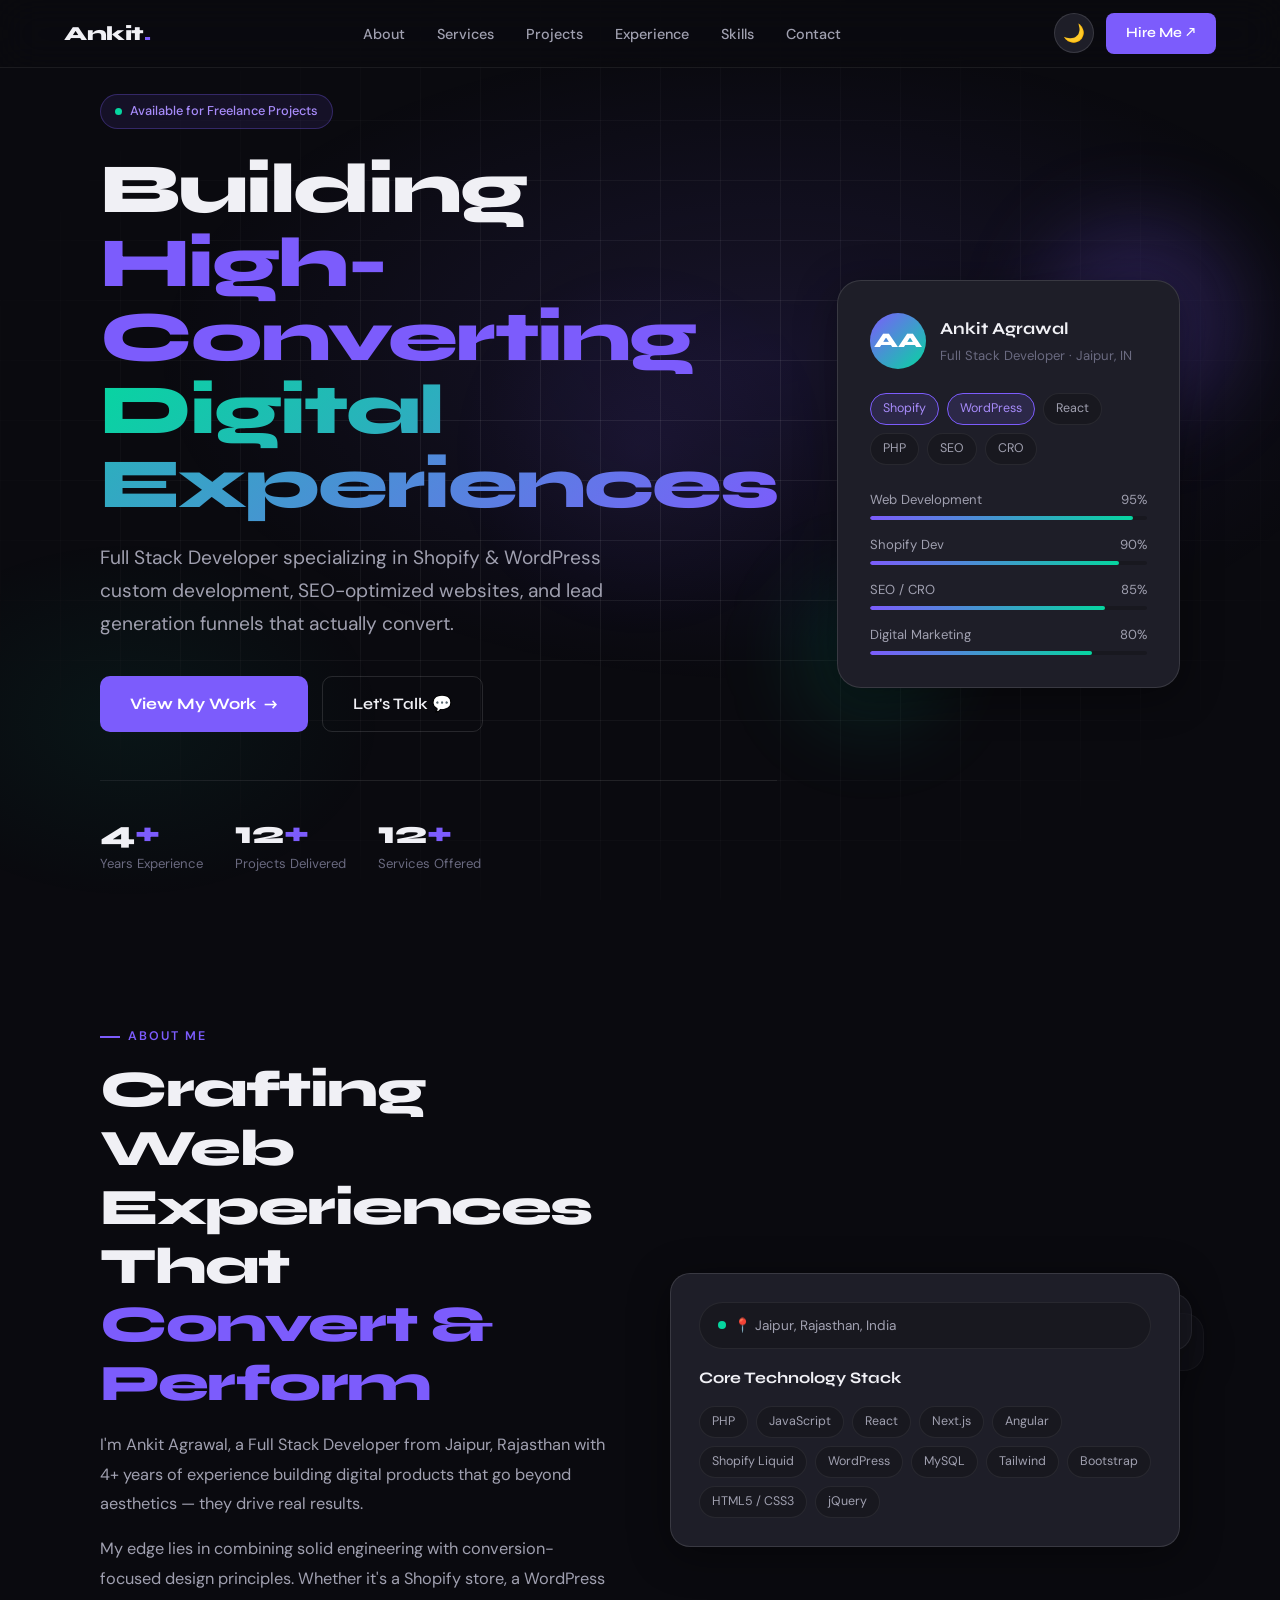
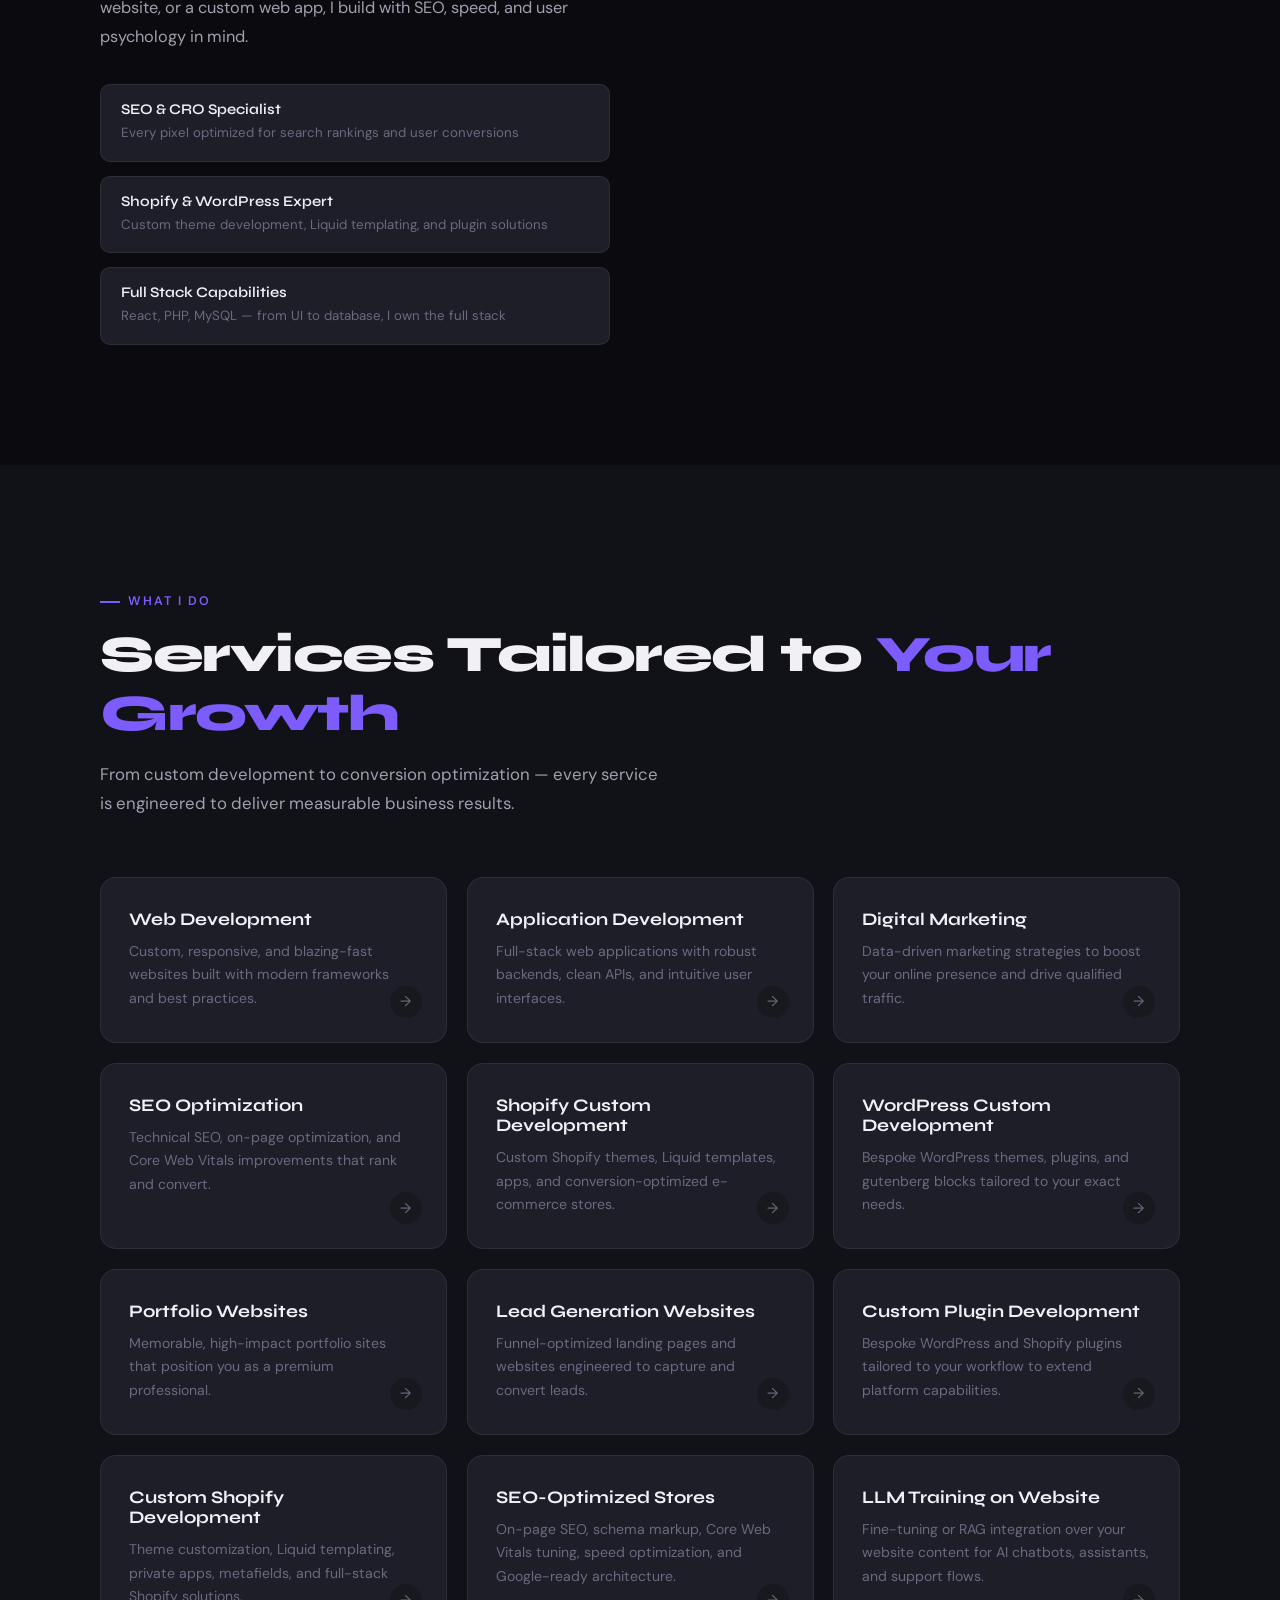
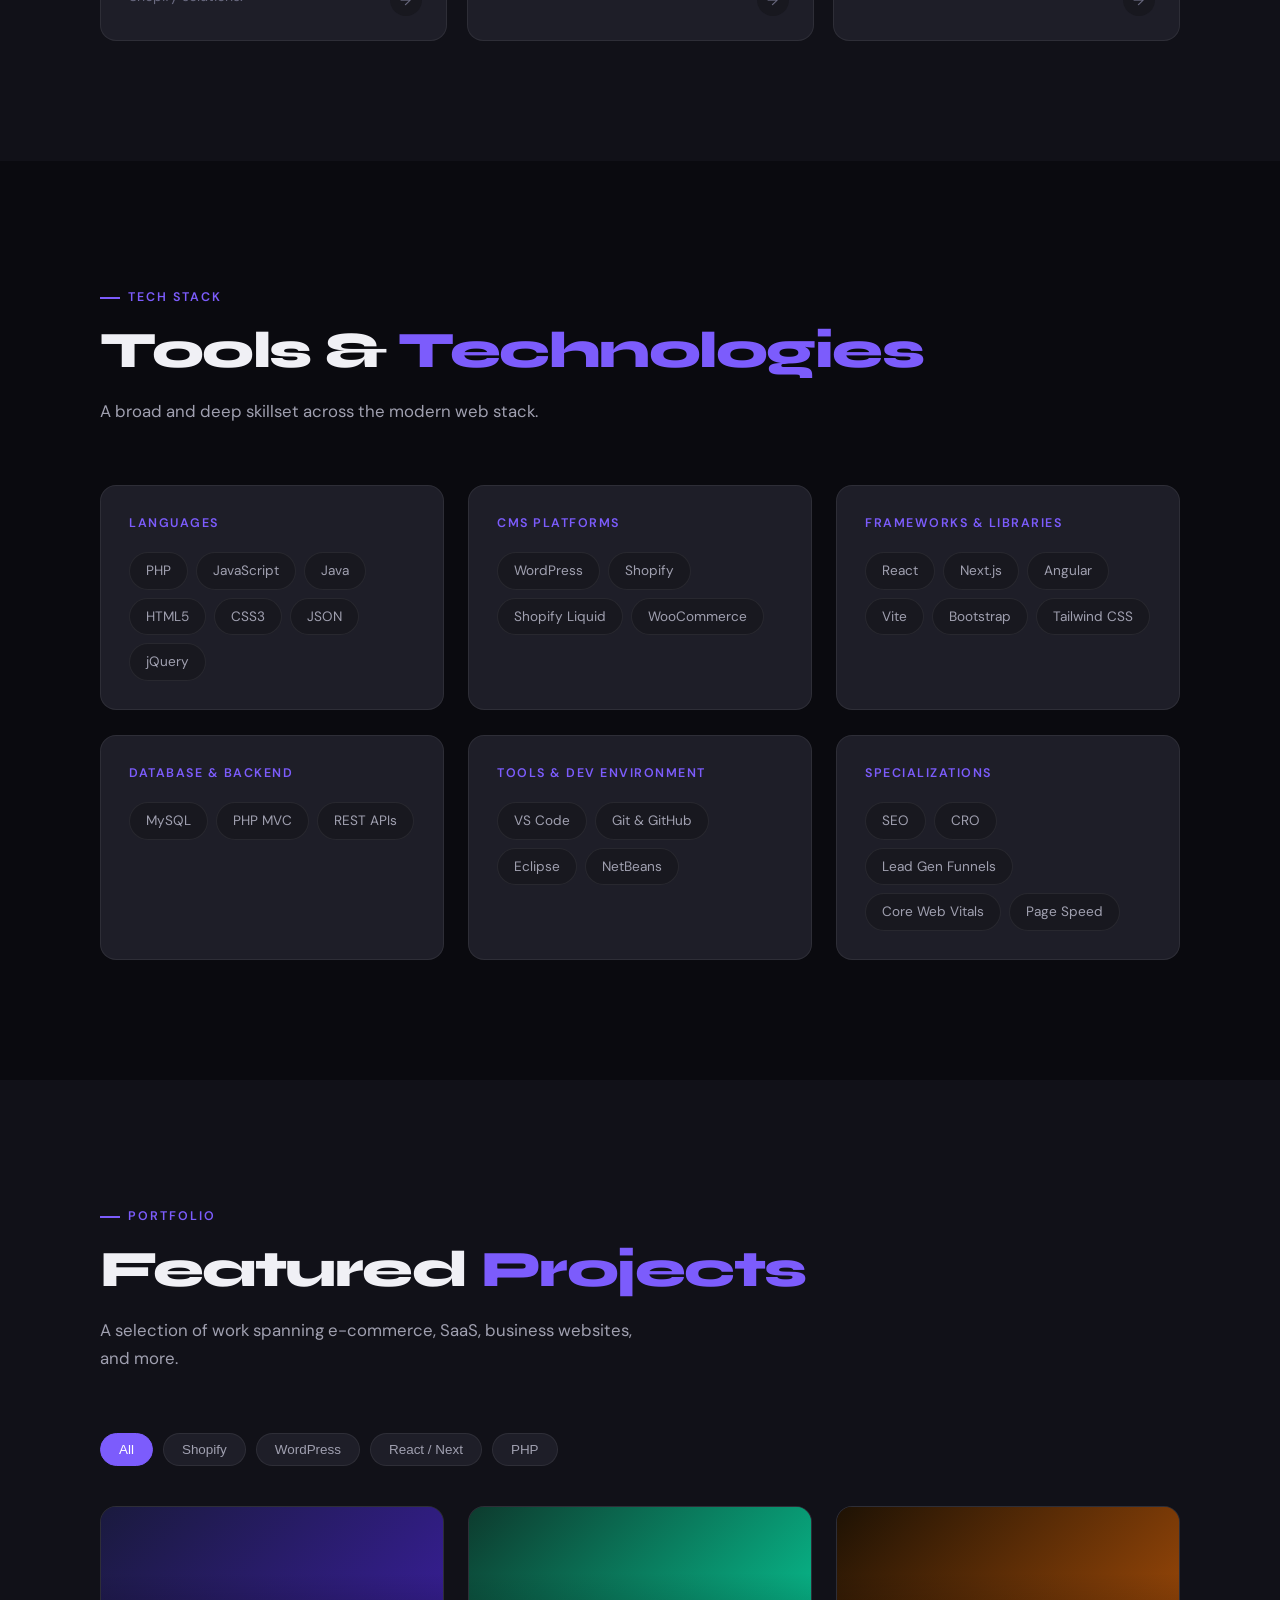
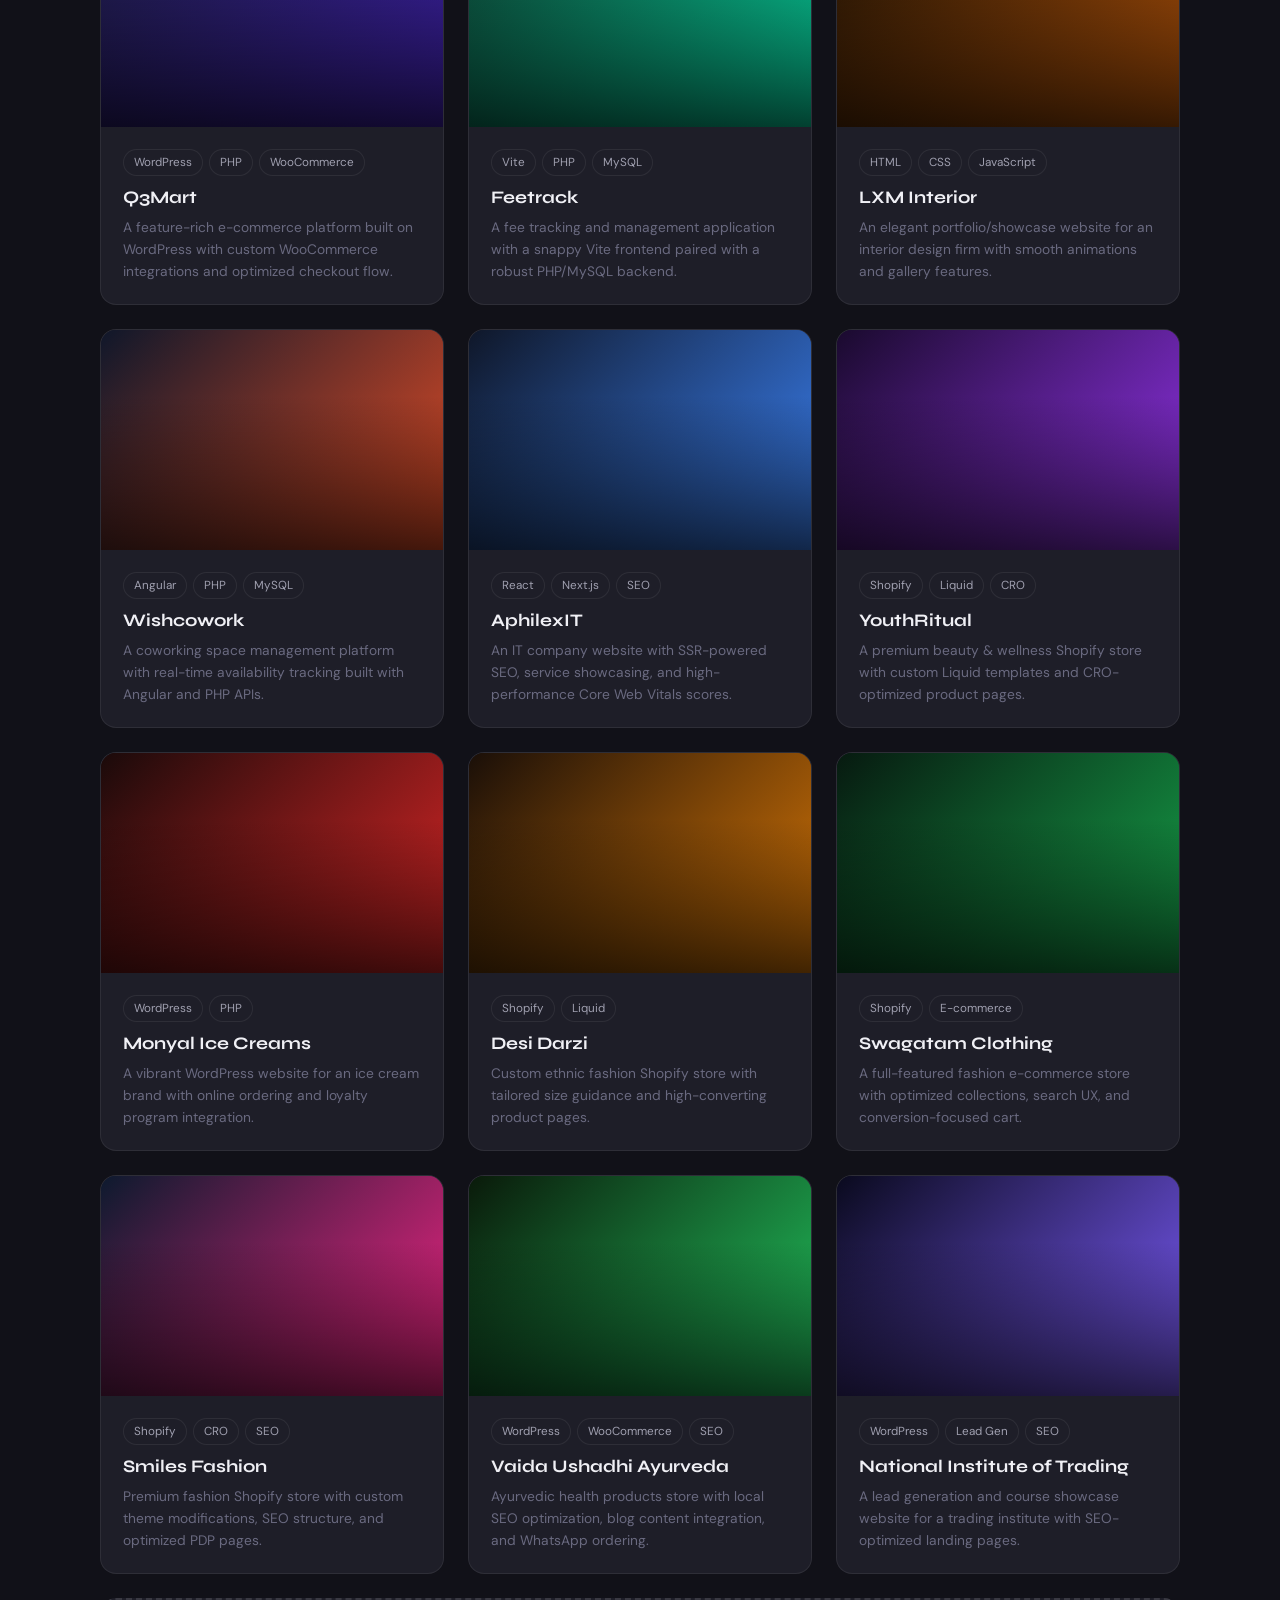
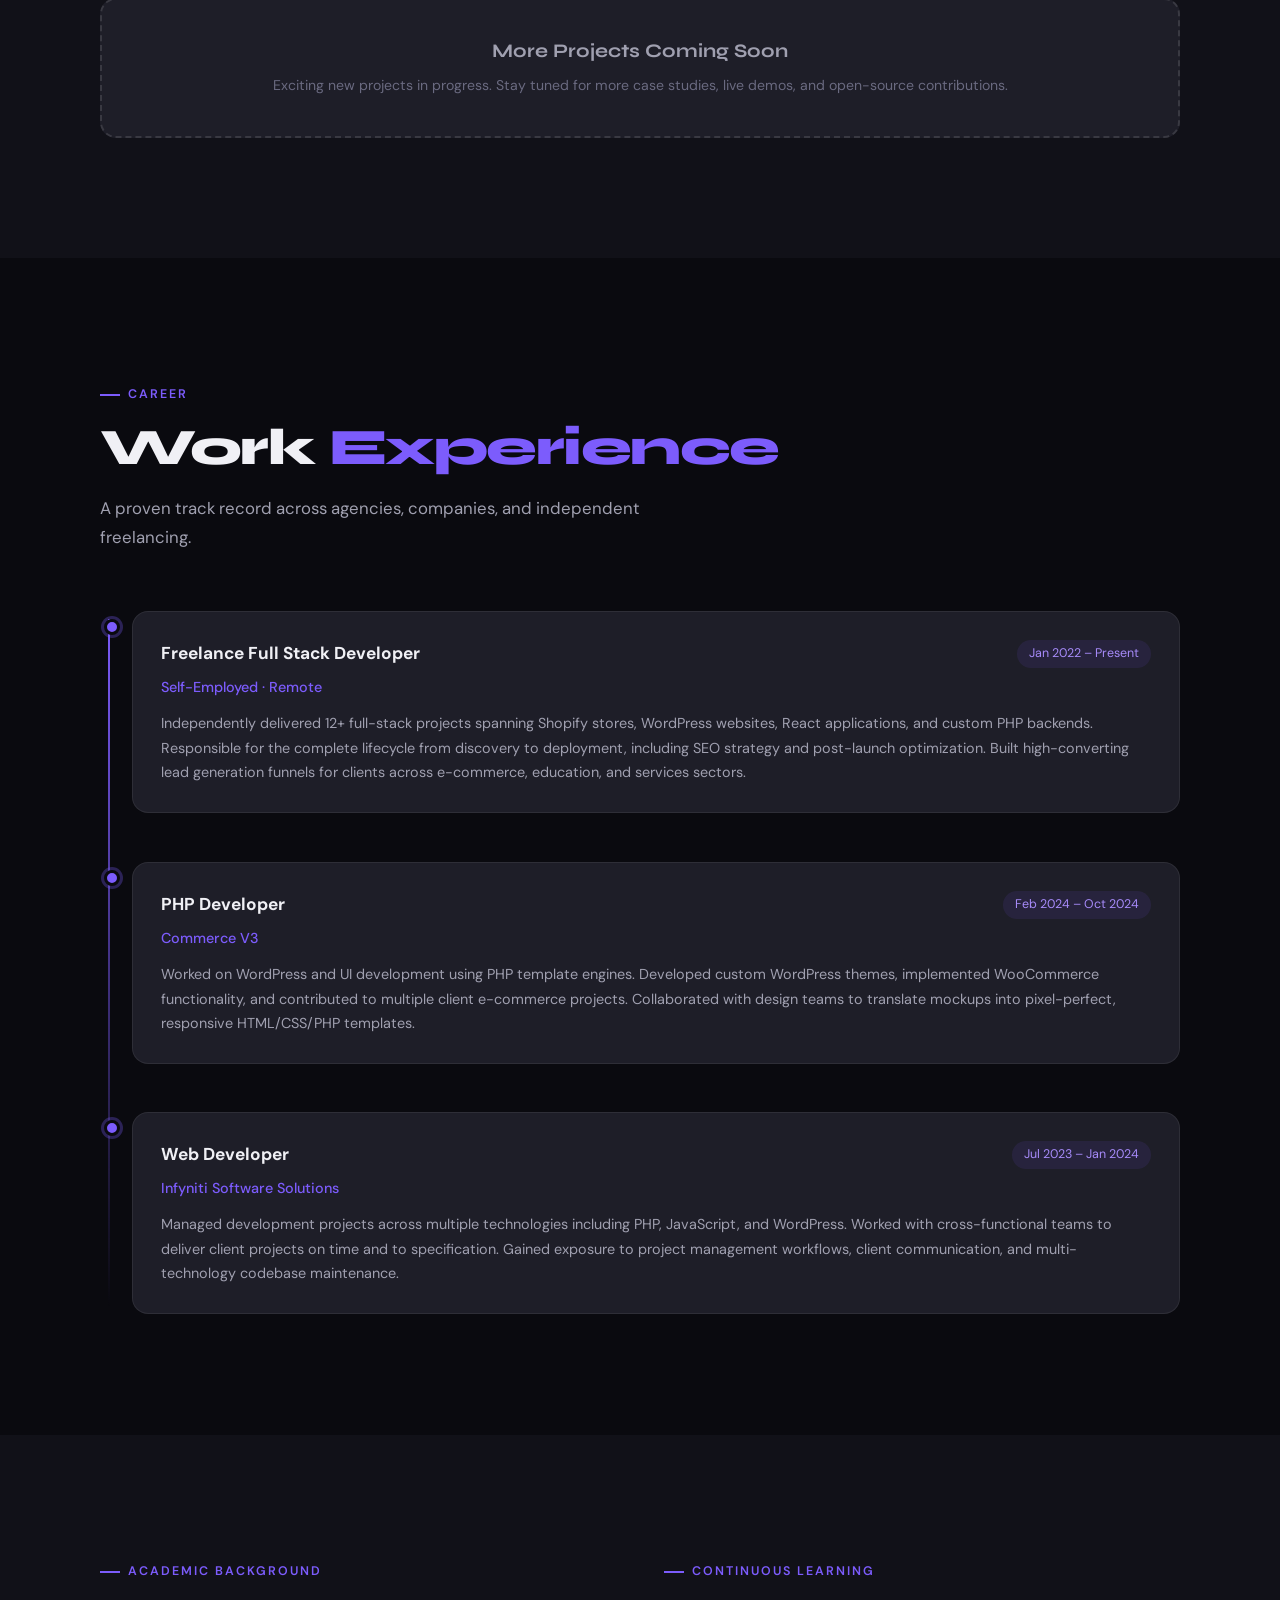
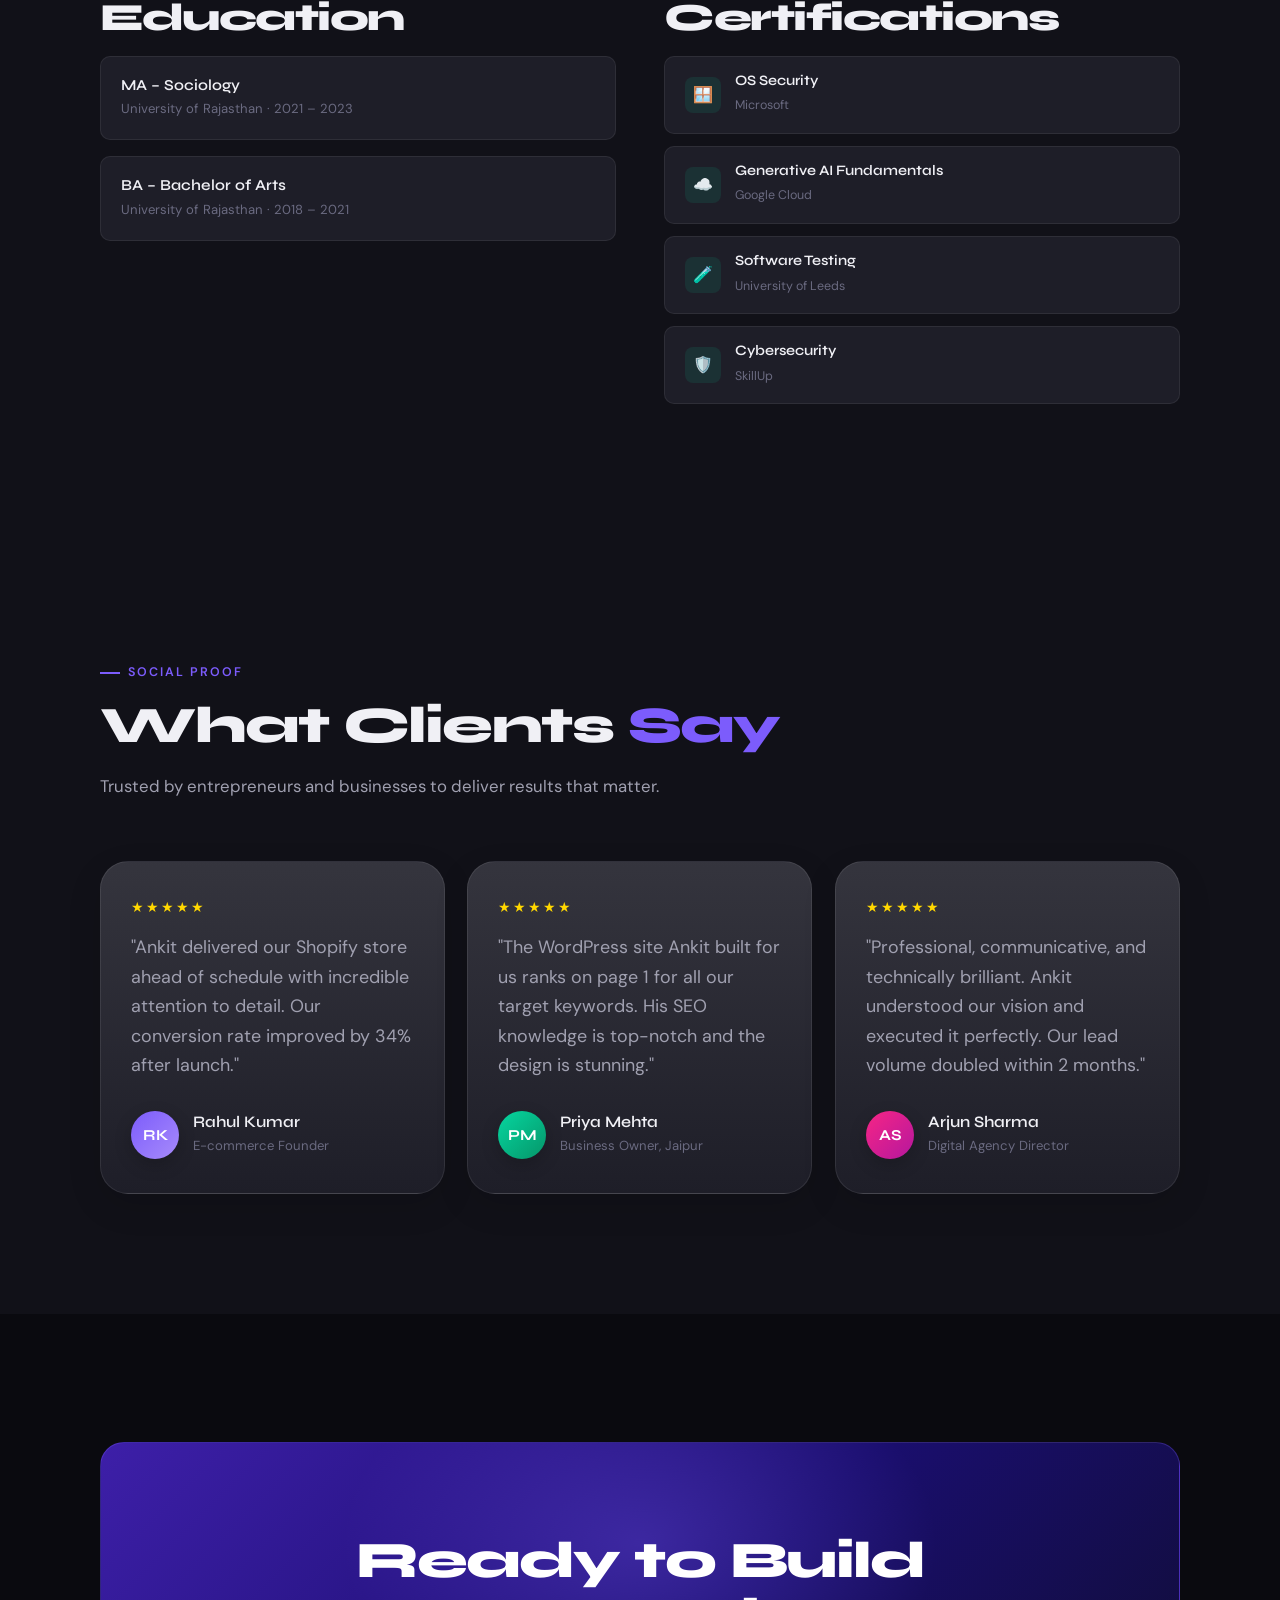
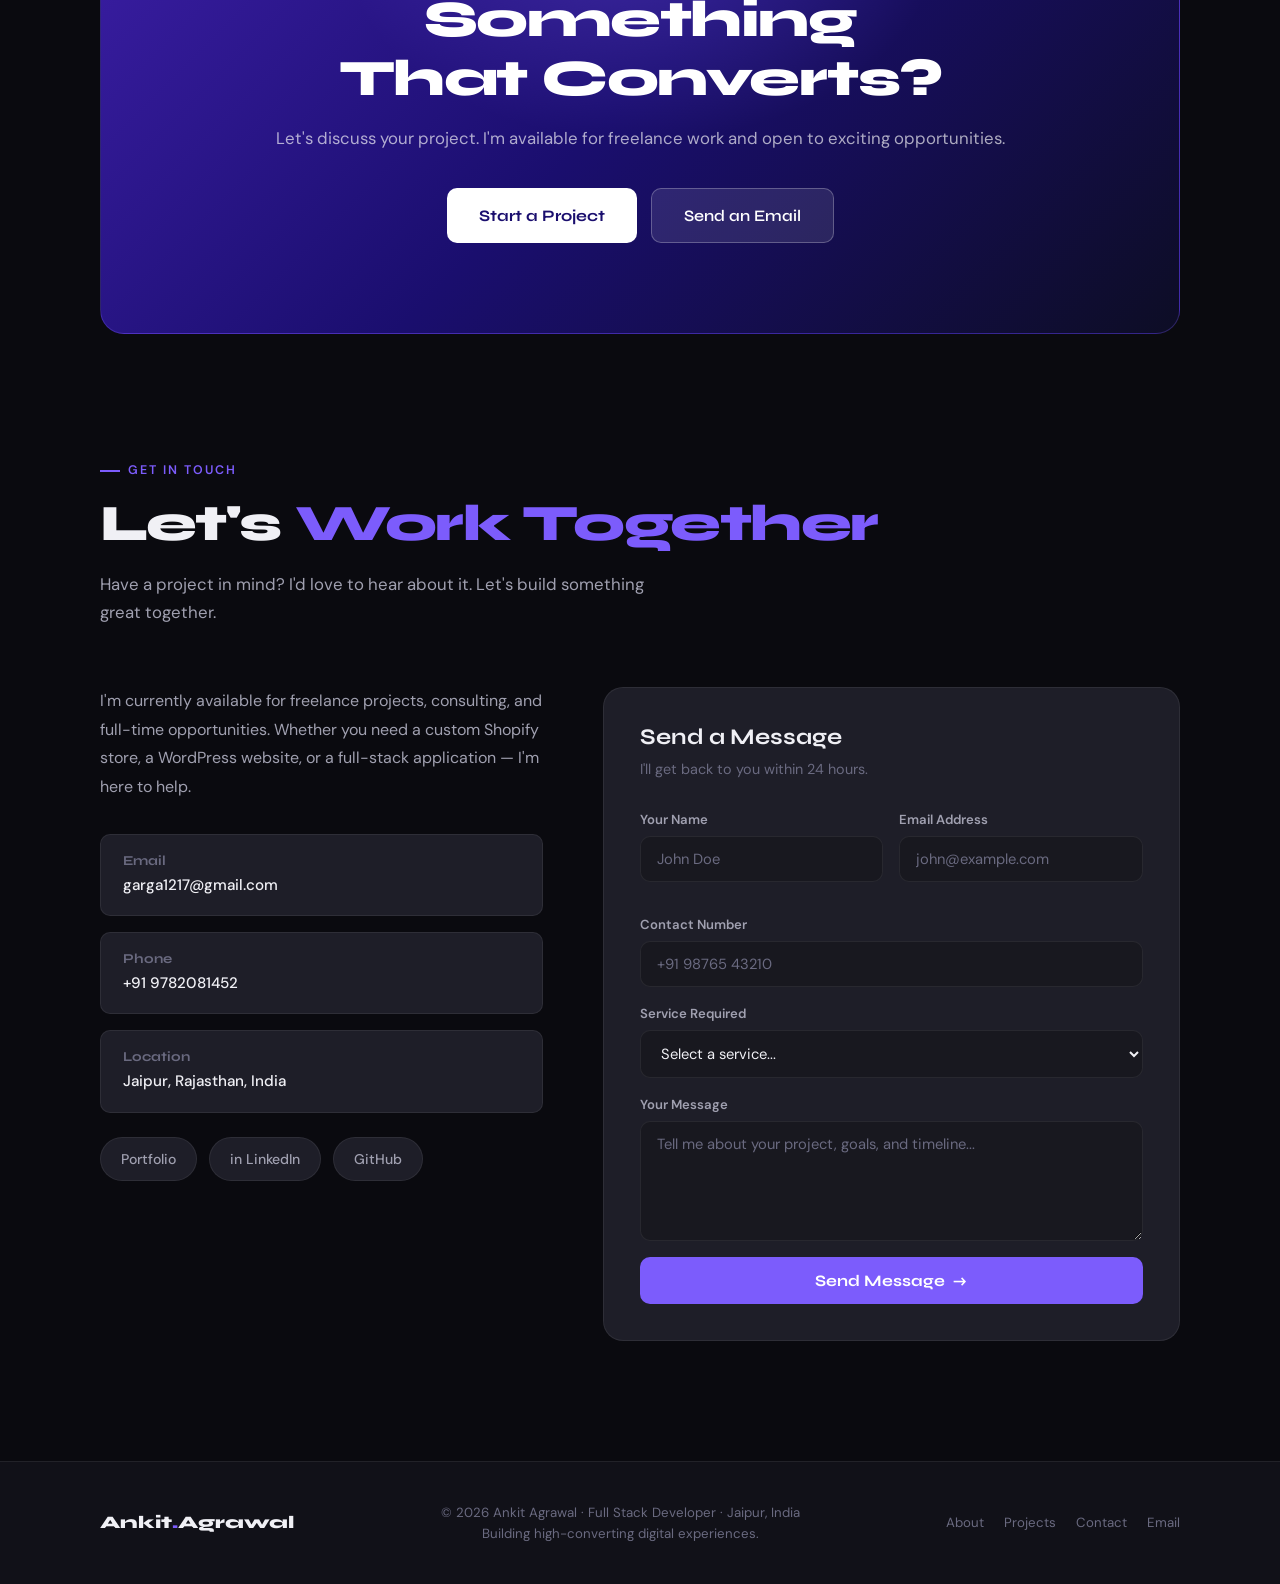
<file: index.html>
<!DOCTYPE html>
<html lang="en" data-theme="dark">
<head>
<meta charset="UTF-8">
<meta name="viewport" content="width=device-width, initial-scale=1.0">
<meta name="description" content="Ankit Agrawal – Full Stack Developer from Jaipur, India. Building high-converting, SEO & CRO optimized websites. Shopify & WordPress specialist.">
<meta name="keywords" content="Full Stack Developer, Shopify Developer, WordPress Developer, Web Development, Jaipur, SEO, CRO, Ankit Agrawal">
<meta name="author" content="Ankit Agrawal">
<meta name="publisher" content="Ankit Agrawal">
<meta name="theme-color" content="#7c5cfc">
<meta name="referrer" content="strict-origin-when-cross-origin">
<meta name="robots" content="index, follow, max-image-preview:large, max-snippet:-1, max-video-preview:-1">
<meta property="og:title" content="Ankit Agrawal – Full Stack Developer">
<meta property="og:description" content="Building High-Converting Digital Experiences. Shopify, WordPress, React, PHP specialist.">
<meta property="og:type" content="website">
<meta property="og:url" content="https://ankitagr09.github.io/">
<meta property="og:site_name" content="Ankit Agrawal">
<meta property="og:locale" content="en_IN">
<meta property="og:image" content="https://ankitagr09.github.io/og-image.svg">
<meta property="og:image:alt" content="Ankit Agrawal portfolio preview image">
<meta name="twitter:card" content="summary_large_image">
<meta name="twitter:title" content="Ankit Agrawal — Full Stack Developer">
<meta name="twitter:description" content="Building High-Converting Digital Experiences. Shopify, WordPress, React, PHP specialist.">
<meta name="twitter:image" content="https://ankitagr09.github.io/og-image.svg">
<link rel="canonical" href="https://ankitagr09.github.io/">
<link rel="alternate" hreflang="en-IN" href="https://ankitagr09.github.io/">
<link rel="alternate" hreflang="x-default" href="https://ankitagr09.github.io/">
<link rel="icon" type="image/svg+xml" href="/favicon.svg">
<link rel="manifest" href="/site.webmanifest">
<title>Ankit Agrawal — Full Stack Developer</title>
<link rel="preconnect" href="https://fonts.googleapis.com">
<link rel="preconnect" href="https://fonts.gstatic.com" crossorigin>
<link href="https://fonts.googleapis.com/css2?family=Syne:wght@400;500;600;700;800&family=DM+Sans:ital,opsz,wght@0,9..40,300;0,9..40,400;0,9..40,500;1,9..40,300&display=swap" rel="stylesheet">
<link rel="stylesheet" href="css/styles.css">
<script type="module">
  import * as THREE from 'https://esm.sh/three@0.162.0';
  window.THREE = THREE;
</script>
<script type="application/ld+json">
{"@context":"https://schema.org","@graph":[{"@type":"Person","name":"Ankit Agrawal","jobTitle":"Full Stack Developer","description":"Full Stack Developer from Jaipur specializing in Shopify, WordPress, SEO, CRO and lead generation websites.","sameAs":["https://linkedin.com","https://github.com"],"url":"https://ankitagr09.github.io/"},{"@type":"WebSite","name":"Ankit Agrawal — Full Stack Developer","description":"High-converting, SEO-optimized websites and custom web development for Shopify, WordPress, React and PHP.","url":"https://ankitagr09.github.io/","publisher":{"@type":"Person","name":"Ankit Agrawal"}}]}
</script>

</head>
<body>

<div id="threeScene" class="three-scene" aria-hidden="true"></div>
<div id="pageLoader" class="page-loader" aria-hidden="true">
  <div class="loader-inner">
    <div class="loader-ring"></div>
    <div class="loader-text">Loading portfolio...</div>
  </div>
</div>
<div class="cursor-glow" id="cursorGlow"></div>

<!-- NAV -->
<nav aria-label="Primary navigation">
  <a href="index.html" class="nav-logo">Ankit<span>.</span></a>
  <ul class="nav-links">
    <li><a href="about.html">About</a></li>
    <li><a href="services.html">Services</a></li>
    <li><a href="projects.html">Projects</a></li>
    <li><a href="about.html#experience">Experience</a></li>
    <li><a href="services.html#skills">Skills</a></li>
    <li><a href="contact.html">Contact</a></li>
  </ul>
  <div class="nav-right">
    <button class="theme-toggle" id="themeToggle" aria-label="Toggle theme">🌙</button>
    <a href="contact.html" class="btn-hire">Hire Me ↗</a>
    <div class="hamburger" id="hamburger">
      <span></span><span></span><span></span>
    </div>
  </div>
</nav>
<div class="mobile-menu" id="mobileMenu">
  <a href="about.html" onclick="closeMobile()">About</a>
  <a href="services.html" onclick="closeMobile()">Services</a>
  <a href="projects.html" onclick="closeMobile()">Projects</a>
  <a href="about.html#experience" onclick="closeMobile()">Experience</a>
  <a href="services.html#skills" onclick="closeMobile()">Skills</a>
  <a href="contact.html" onclick="closeMobile()">Contact</a>
</div>

<main>

<!-- HERO -->
<section class="hero" id="home">
  <div class="hero-bg"></div>
  <div class="hero-grid"></div>
  <div class="hero-inner">
    <div class="hero-content">
      <div class="hero-badge">Available for Freelance Projects</div>
      <h1>
        <span class="line">Building</span>
        <span class="line"><span class="accent">High-Converting</span></span>
        <span class="line"><span class="accent2">Digital Experiences</span></span>
      </h1>
      <p class="hero-sub">Full Stack Developer specializing in Shopify & WordPress custom development, SEO-optimized websites, and lead generation funnels that actually convert.</p>
      <div class="hero-cta">
        <a href="#projects" class="btn-primary" aria-label="View portfolio work">View My Work <span>→</span></a>
        <a href="#contact" class="btn-outline" aria-label="Contact Ankit">Let's Talk 💬</a>
      </div>
      <div class="hero-stats">
        <div class="stat">
          <div class="stat-num">4<span>+</span></div>
          <div class="stat-label">Years Experience</div>
        </div>
        <div class="stat">
          <div class="stat-num">12<span>+</span></div>
          <div class="stat-label">Projects Delivered</div>
        </div>
        <div class="stat">
          <div class="stat-num">12<span>+</span></div>
          <div class="stat-label">Services Offered</div>
        </div>
      </div>
    </div>
    <div class="hero-visual">
      <div class="hero-orb orb1"></div>
      <div class="hero-orb orb2"></div>
      <div class="hero-card">
        <div class="hero-card-header">
          <div class="avatar">AA</div>
          <div>
            <div class="hero-card-name">Ankit Agrawal</div>
            <div class="hero-card-role">Full Stack Developer · Jaipur, IN</div>
          </div>
        </div>
        <div class="skill-tags">
          <span class="tag active">Shopify</span>
          <span class="tag active">WordPress</span>
          <span class="tag">React</span>
          <span class="tag">PHP</span>
          <span class="tag">SEO</span>
          <span class="tag">CRO</span>
        </div>
        <div class="progress-items">
          <div class="progress-item">
            <label><span>Web Development</span><span>95%</span></label>
            <div class="progress-bar"><div class="progress-fill" style="width:95%"></div></div>
          </div>
          <div class="progress-item">
            <label><span>Shopify Dev</span><span>90%</span></label>
            <div class="progress-bar"><div class="progress-fill" style="width:90%"></div></div>
          </div>
          <div class="progress-item">
            <label><span>SEO / CRO</span><span>85%</span></label>
            <div class="progress-bar"><div class="progress-fill" style="width:85%"></div></div>
          </div>
          <div class="progress-item">
            <label><span>Digital Marketing</span><span>80%</span></label>
            <div class="progress-bar"><div class="progress-fill" style="width:80%"></div></div>
          </div>
        </div>
      </div>
    </div>
  </div>
</section>

<!-- ABOUT -->
<section id="about">
  <div class="section-inner">
    <div class="about-grid">
      <div class="about-text">
        <div class="section-label reveal">About Me</div>
        <h2 class="section-title reveal reveal-delay-1">Crafting Web Experiences That <span style="color:var(--accent)">Convert & Perform</span></h2>
        <p class="reveal reveal-delay-2">I'm Ankit Agrawal, a Full Stack Developer from Jaipur, Rajasthan with 4+ years of experience building digital products that go beyond aesthetics — they drive real results.</p>
        <p class="reveal reveal-delay-3">My edge lies in combining solid engineering with conversion-focused design principles. Whether it's a Shopify store, a WordPress website, or a custom web app, I build with SEO, speed, and user psychology in mind.</p>
        <div class="about-highlights">
          <div class="highlight-item reveal reveal-delay-2">
            <div class="highlight-icon"><i class="fa-solid fa-bullseye"></i></div>
            <div class="highlight-text">
              <h4>SEO & CRO Specialist</h4>
              <p>Every pixel optimized for search rankings and user conversions</p>
            </div>
          </div>
          <div class="highlight-item reveal reveal-delay-3">
            <div class="highlight-icon"><i class="fa-solid fa-cart-shopping"></i></div>
            <div class="highlight-text">
              <h4>Shopify & WordPress Expert</h4>
              <p>Custom theme development, Liquid templating, and plugin solutions</p>
            </div>
          </div>
          <div class="highlight-item reveal reveal-delay-4">
            <div class="highlight-icon"><i class="fa-solid fa-rocket"></i></div>
            <div class="highlight-text">
              <h4>Full Stack Capabilities</h4>
              <p>React, PHP, MySQL — from UI to database, I own the full stack</p>
            </div>
          </div>
        </div>
      </div>
      <div class="about-visual reveal">
        <div class="about-card-stack">
          <div class="stacked-card">
            <div class="location-badge">
              <span class="dot-green"></span>
              📍 Jaipur, Rajasthan, India
            </div>
            <h4>Core Technology Stack</h4>
            <div class="mini-skills">
              <span class="mini-skill">PHP</span>
              <span class="mini-skill">JavaScript</span>
              <span class="mini-skill">React</span>
              <span class="mini-skill">Next.js</span>
              <span class="mini-skill">Angular</span>
              <span class="mini-skill">Shopify Liquid</span>
              <span class="mini-skill">WordPress</span>
              <span class="mini-skill">MySQL</span>
              <span class="mini-skill">Tailwind</span>
              <span class="mini-skill">Bootstrap</span>
              <span class="mini-skill">HTML5 / CSS3</span>
              <span class="mini-skill">jQuery</span>
            </div>
          </div>
          <div class="stacked-card"></div>
          <div class="stacked-card"></div>
        </div>
      </div>
    </div>
  </div>
</section>

<!-- SERVICES -->
<section id="services" class="services-bg">
  <div class="section-inner">
    <div class="section-label reveal">What I Do</div>
    <h2 class="section-title reveal reveal-delay-1">Services Tailored to <span style="color:var(--accent)">Your Growth</span></h2>
    <p class="section-sub reveal reveal-delay-2">From custom development to conversion optimization — every service is engineered to deliver measurable business results.</p>
    <div class="services-grid">
      <div class="service-card reveal reveal-delay-1">
        <div class="service-icon"><i class="fa-solid fa-globe"></i></div>
        <h3>Web Development</h3>
        <p>Custom, responsive, and blazing-fast websites built with modern frameworks and best practices.</p>
        <div class="service-arrow">→</div>
      </div>
      <div class="service-card reveal reveal-delay-2">
        <div class="service-icon"><i class="fa-solid fa-mobile-screen-button"></i></div>
        <h3>Application Development</h3>
        <p>Full-stack web applications with robust backends, clean APIs, and intuitive user interfaces.</p>
        <div class="service-arrow">→</div>
      </div>
      <div class="service-card reveal reveal-delay-3">
        <div class="service-icon"><i class="fa-solid fa-chart-column"></i></div>
        <h3>Digital Marketing</h3>
        <p>Data-driven marketing strategies to boost your online presence and drive qualified traffic.</p>
        <div class="service-arrow">→</div>
      </div>
      <div class="service-card reveal reveal-delay-4">
        <div class="service-icon"><i class="fa-solid fa-magnifying-glass"></i></div>
        <h3>SEO Optimization</h3>
        <p>Technical SEO, on-page optimization, and Core Web Vitals improvements that rank and convert.</p>
        <div class="service-arrow">→</div>
      </div>
      <div class="service-card reveal reveal-delay-1">
        <div class="service-icon"><i class="fa-solid fa-cart-shopping"></i></div>
        <h3>Shopify Custom Development</h3>
        <p>Custom Shopify themes, Liquid templates, apps, and conversion-optimized e-commerce stores.</p>
        <div class="service-arrow">→</div>
      </div>
      <div class="service-card reveal reveal-delay-2">
        <div class="service-icon"><i class="fa-solid fa-bolt"></i></div>
        <h3>WordPress Custom Development</h3>
        <p>Bespoke WordPress themes, plugins, and gutenberg blocks tailored to your exact needs.</p>
        <div class="service-arrow">→</div>
      </div>
      <div class="service-card reveal reveal-delay-3">
        <div class="service-icon"><i class="fa-solid fa-briefcase"></i></div>
        <h3>Portfolio Websites</h3>
        <p>Memorable, high-impact portfolio sites that position you as a premium professional.</p>
        <div class="service-arrow">→</div>
      </div>
      <div class="service-card reveal reveal-delay-4">
        <div class="service-icon"><i class="fa-solid fa-bullseye"></i></div>
        <h3>Lead Generation Websites</h3>
        <p>Funnel-optimized landing pages and websites engineered to capture and convert leads.</p>
        <div class="service-arrow">→</div>
      </div>
      <div class="service-card reveal reveal-delay-1">
        <div class="service-icon"><i class="fa-solid fa-puzzle-piece"></i></div>
        <h3>Custom Plugin Development</h3>
        <p>Bespoke WordPress and Shopify plugins tailored to your workflow to extend platform capabilities.</p>
        <div class="service-arrow">→</div>
      </div>
      <div class="service-card reveal reveal-delay-2">
        <div class="service-icon"><i class="fa-solid fa-store"></i></div>
        <h3>Custom Shopify Development</h3>
        <p>Theme customization, Liquid templating, private apps, metafields, and full-stack Shopify solutions.</p>
        <div class="service-arrow">→</div>
      </div>
      <div class="service-card reveal reveal-delay-3">
        <div class="service-icon"><i class="fa-solid fa-gauge-high"></i></div>
        <h3>SEO-Optimized Stores</h3>
        <p>On-page SEO, schema markup, Core Web Vitals tuning, speed optimization, and Google-ready architecture.</p>
        <div class="service-arrow">→</div>
      </div>
      <div class="service-card reveal reveal-delay-4">
        <div class="service-icon"><i class="fa-solid fa-robot"></i></div>
        <h3>LLM Training on Website</h3>
        <p>Fine-tuning or RAG integration over your website content for AI chatbots, assistants, and support flows.</p>
        <div class="service-arrow">→</div>
      </div>
    </div>
  </div>
</section>

<!-- SKILLS -->
<section id="skills">
  <div class="section-inner">
    <div class="section-label reveal">Tech Stack</div>
    <h2 class="section-title reveal reveal-delay-1">Tools & <span style="color:var(--accent)">Technologies</span></h2>
    <p class="section-sub reveal reveal-delay-2">A broad and deep skillset across the modern web stack.</p>
    <div class="skills-grid">
      <div class="skill-group reveal reveal-delay-1">
        <div class="skill-group-title">Languages</div>
        <div class="skill-list">
          <span class="skill-pill">PHP</span>
          <span class="skill-pill">JavaScript</span>
          <span class="skill-pill">Java</span>
          <span class="skill-pill">HTML5</span>
          <span class="skill-pill">CSS3</span>
          <span class="skill-pill">JSON</span>
          <span class="skill-pill">jQuery</span>
        </div>
      </div>
      <div class="skill-group reveal reveal-delay-2">
        <div class="skill-group-title">CMS Platforms</div>
        <div class="skill-list">
          <span class="skill-pill">WordPress</span>
          <span class="skill-pill">Shopify</span>
          <span class="skill-pill">Shopify Liquid</span>
          <span class="skill-pill">WooCommerce</span>
        </div>
      </div>
      <div class="skill-group reveal reveal-delay-3">
        <div class="skill-group-title">Frameworks & Libraries</div>
        <div class="skill-list">
          <span class="skill-pill">React</span>
          <span class="skill-pill">Next.js</span>
          <span class="skill-pill">Angular</span>
          <span class="skill-pill">Vite</span>
          <span class="skill-pill">Bootstrap</span>
          <span class="skill-pill">Tailwind CSS</span>
        </div>
      </div>
      <div class="skill-group reveal reveal-delay-4">
        <div class="skill-group-title">Database & Backend</div>
        <div class="skill-list">
          <span class="skill-pill">MySQL</span>
          <span class="skill-pill">PHP MVC</span>
          <span class="skill-pill">REST APIs</span>
        </div>
      </div>
      <div class="skill-group reveal reveal-delay-1">
        <div class="skill-group-title">Tools & Dev Environment</div>
        <div class="skill-list">
          <span class="skill-pill">VS Code</span>
          <span class="skill-pill">Git & GitHub</span>
          <span class="skill-pill">Eclipse</span>
          <span class="skill-pill">NetBeans</span>
        </div>
      </div>
      <div class="skill-group reveal reveal-delay-2">
        <div class="skill-group-title">Specializations</div>
        <div class="skill-list">
          <span class="skill-pill">SEO</span>
          <span class="skill-pill">CRO</span>
          <span class="skill-pill">Lead Gen Funnels</span>
          <span class="skill-pill">Core Web Vitals</span>
          <span class="skill-pill">Page Speed</span>
        </div>
      </div>
    </div>
  </div>
</section>

<!-- PROJECTS -->
<section id="projects" class="projects-bg">
  <div class="section-inner">
    <div class="section-label reveal">Portfolio</div>
    <h2 class="section-title reveal reveal-delay-1">Featured <span style="color:var(--accent)">Projects</span></h2>
    <p class="section-sub reveal reveal-delay-2">A selection of work spanning e-commerce, SaaS, business websites, and more.</p>
    <div class="projects-filter reveal reveal-delay-3">
      <button class="filter-btn active">All</button>
      <button class="filter-btn">Shopify</button>
      <button class="filter-btn">WordPress</button>
      <button class="filter-btn">React / Next</button>
      <button class="filter-btn">PHP</button>
    </div>
    <div class="projects-grid">

      <div class="project-card reveal reveal-delay-1">
        <div class="project-thumb" style="background:linear-gradient(135deg,#1a1a3e,#3d1fa8)">
          <div class="project-thumb-bg" style="background:linear-gradient(135deg,#1a1a3e,#3d1fa8)"></div>
          <div class="project-thumb-overlay"></div>
          <div class="project-thumb-icon"><i class="fa-solid fa-cart-shopping"></i></div>
          <div class="project-links">
            <a href="#" class="project-link" title="Live Site">↗</a>
          </div>
        </div>
        <div class="project-body">
          <div class="project-tech"><span>WordPress</span><span>PHP</span><span>WooCommerce</span></div>
          <h3>Q3Mart</h3>
          <p>A feature-rich e-commerce platform built on WordPress with custom WooCommerce integrations and optimized checkout flow.</p>
        </div>
      </div>

      <div class="project-card reveal reveal-delay-2">
        <div class="project-thumb" style="background:linear-gradient(135deg,#0d3b2e,#06d6a0)">
          <div class="project-thumb-bg" style="background:linear-gradient(135deg,#0d3b2e,#06d6a0)"></div>
          <div class="project-thumb-overlay"></div>
          <div class="project-thumb-icon"><i class="fa-solid fa-chart-simple"></i></div>
          <div class="project-links">
            <a href="#" class="project-link">↗</a>
          </div>
        </div>
        <div class="project-body">
          <div class="project-tech"><span>Vite</span><span>PHP</span><span>MySQL</span></div>
          <h3>Feetrack</h3>
          <p>A fee tracking and management application with a snappy Vite frontend paired with a robust PHP/MySQL backend.</p>
        </div>
      </div>

      <div class="project-card reveal reveal-delay-3">
        <div class="project-thumb" style="background:linear-gradient(135deg,#1e1204,#b45309)">
          <div class="project-thumb-bg" style="background:linear-gradient(135deg,#1e1204,#b45309)"></div>
          <div class="project-thumb-overlay"></div>
          <div class="project-thumb-icon"><i class="fa-solid fa-house"></i></div>
          <div class="project-links">
            <a href="#" class="project-link">↗</a>
          </div>
        </div>
        <div class="project-body">
          <div class="project-tech"><span>HTML</span><span>CSS</span><span>JavaScript</span></div>
          <h3>LXM Interior</h3>
          <p>An elegant portfolio/showcase website for an interior design firm with smooth animations and gallery features.</p>
        </div>
      </div>

      <div class="project-card reveal reveal-delay-4">
        <div class="project-thumb" style="background:linear-gradient(135deg,#0f172a,#e44d26)">
          <div class="project-thumb-bg" style="background:linear-gradient(135deg,#0f172a,#e44d26)"></div>
          <div class="project-thumb-overlay"></div>
          <div class="project-thumb-icon"><i class="fa-solid fa-building"></i></div>
          <div class="project-links">
            <a href="#" class="project-link">↗</a>
          </div>
        </div>
        <div class="project-body">
          <div class="project-tech"><span>Angular</span><span>PHP</span><span>MySQL</span></div>
          <h3>Wishcowork</h3>
          <p>A coworking space management platform with real-time availability tracking built with Angular and PHP APIs.</p>
        </div>
      </div>

      <div class="project-card reveal reveal-delay-1">
        <div class="project-thumb" style="background:linear-gradient(135deg,#0f1729,#3b82f6)">
          <div class="project-thumb-bg" style="background:linear-gradient(135deg,#0f1729,#3b82f6)"></div>
          <div class="project-thumb-overlay"></div>
          <div class="project-thumb-icon"><i class="fa-solid fa-laptop-code"></i></div>
          <div class="project-links">
            <a href="#" class="project-link">↗</a>
          </div>
        </div>
        <div class="project-body">
          <div class="project-tech"><span>React</span><span>Next.js</span><span>SEO</span></div>
          <h3>AphilexIT</h3>
          <p>An IT company website with SSR-powered SEO, service showcasing, and high-performance Core Web Vitals scores.</p>
        </div>
      </div>

      <div class="project-card reveal reveal-delay-2">
        <div class="project-thumb" style="background:linear-gradient(135deg,#1a0a2e,#9333ea)">
          <div class="project-thumb-bg" style="background:linear-gradient(135deg,#1a0a2e,#9333ea)"></div>
          <div class="project-thumb-overlay"></div>
          <div class="project-thumb-icon"><i class="fa-solid fa-wand-magic-sparkles"></i></div>
          <div class="project-links">
            <a href="#" class="project-link">↗</a>
          </div>
        </div>
        <div class="project-body">
          <div class="project-tech"><span>Shopify</span><span>Liquid</span><span>CRO</span></div>
          <h3>YouthRitual</h3>
          <p>A premium beauty & wellness Shopify store with custom Liquid templates and CRO-optimized product pages.</p>
        </div>
      </div>

      <div class="project-card reveal reveal-delay-3">
        <div class="project-thumb" style="background:linear-gradient(135deg,#1a0a0a,#dc2626)">
          <div class="project-thumb-bg" style="background:linear-gradient(135deg,#1a0a0a,#dc2626)"></div>
          <div class="project-thumb-overlay"></div>
          <div class="project-thumb-icon"><i class="fa-solid fa-ice-cream"></i></div>
          <div class="project-links">
            <a href="#" class="project-link">↗</a>
          </div>
        </div>
        <div class="project-body">
          <div class="project-tech"><span>WordPress</span><span>PHP</span></div>
          <h3>Monyal Ice Creams</h3>
          <p>A vibrant WordPress website for an ice cream brand with online ordering and loyalty program integration.</p>
        </div>
      </div>

      <div class="project-card reveal reveal-delay-4">
        <div class="project-thumb" style="background:linear-gradient(135deg,#1a0f08,#d97706)">
          <div class="project-thumb-bg" style="background:linear-gradient(135deg,#1a0f08,#d97706)"></div>
          <div class="project-thumb-overlay"></div>
          <div class="project-thumb-icon"><i class="fa-solid fa-shirt"></i></div>
          <div class="project-links">
            <a href="#" class="project-link">↗</a>
          </div>
        </div>
        <div class="project-body">
          <div class="project-tech"><span>Shopify</span><span>Liquid</span></div>
          <h3>Desi Darzi</h3>
          <p>Custom ethnic fashion Shopify store with tailored size guidance and high-converting product pages.</p>
        </div>
      </div>

      <div class="project-card reveal reveal-delay-1">
        <div class="project-thumb" style="background:linear-gradient(135deg,#071a10,#16a34a)">
          <div class="project-thumb-bg" style="background:linear-gradient(135deg,#071a10,#16a34a)"></div>
          <div class="project-thumb-overlay"></div>
          <div class="project-thumb-icon"><i class="fa-solid fa-tshirt"></i></div>
          <div class="project-links">
            <a href="https://swagatamclothing.com/" target="_blank" rel="noopener noreferrer" aria-label="View Swagatam Clothing project">↗</a>
          </div>
        </div>
        <div class="project-body">
          <div class="project-tech"><span>Shopify</span><span>E-commerce</span></div>
          <h3>Swagatam Clothing</h3>
          <p>A full-featured fashion e-commerce store with optimized collections, search UX, and conversion-focused cart.</p>
        </div>
      </div>

      <div class="project-card reveal reveal-delay-2">
        <div class="project-thumb" style="background:linear-gradient(135deg,#0d1a2e,#f72585)">
          <div class="project-thumb-bg" style="background:linear-gradient(135deg,#0d1a2e,#f72585)"></div>
          <div class="project-thumb-overlay"></div>
          <div class="project-thumb-icon"><i class="fa-solid fa-bag-shopping"></i></div>
          <div class="project-links">
            <a href="https://www.smilesfashion.com/" target="_blank" rel="noopener noreferrer" aria-label="View Smiles Fashion project">↗</a>
          </div>
        </div>
        <div class="project-body">
          <div class="project-tech"><span>Shopify</span><span>CRO</span><span>SEO</span></div>
          <h3>Smiles Fashion</h3>
          <p>Premium fashion Shopify store with custom theme modifications, SEO structure, and optimized PDP pages.</p>
        </div>
      </div>

      <div class="project-card reveal reveal-delay-3">
        <div class="project-thumb" style="background:linear-gradient(135deg,#0a1a0a,#22c55e)">
          <div class="project-thumb-bg" style="background:linear-gradient(135deg,#0a1a0a,#22c55e)"></div>
          <div class="project-thumb-overlay"></div>
          <div class="project-thumb-icon"><i class="fa-solid fa-leaf"></i></div>
          <div class="project-links">
            <a href="https://vaidaushadhiayurveda.in/" target="_blank" rel="noopener noreferrer" aria-label="View Vaida Ushadhi Ayurveda project">↗</a>
          </div>
        </div>
        <div class="project-body">
          <div class="project-tech"><span>WordPress</span><span>WooCommerce</span><span>SEO</span></div>
          <h3>Vaida Ushadhi Ayurveda</h3>
          <p>Ayurvedic health products store with local SEO optimization, blog content integration, and WhatsApp ordering.</p>
        </div>
      </div>

      <div class="project-card reveal reveal-delay-4">
        <div class="project-thumb" style="background:linear-gradient(135deg,#0a0a1e,#7c5cfc)">
          <div class="project-thumb-bg" style="background:linear-gradient(135deg,#0a0a1e,#7c5cfc)"></div>
          <div class="project-thumb-overlay"></div>
          <div class="project-thumb-icon"><i class="fa-solid fa-chart-line"></i></div>
          <div class="project-links">
            <a href="https://nationalinstituteoftrading.in/" target="_blank" rel="noopener noreferrer" aria-label="View National Institute of Trading project">↗</a>
          </div>
        </div>
        <div class="project-body">
          <div class="project-tech"><span>WordPress</span><span>Lead Gen</span><span>SEO</span></div>
          <h3>National Institute of Trading</h3>
          <p>A lead generation and course showcase website for a trading institute with SEO-optimized landing pages.</p>
        </div>
      </div>

      <div class="coming-soon-card reveal">
        <div class="cs-icon"><i class="fa-solid fa-rocket"></i></div>
        <h3>More Projects Coming Soon</h3>
        <p>Exciting new projects in progress. Stay tuned for more case studies, live demos, and open-source contributions.</p>
      </div>

    </div>
  </div>
</section>

<!-- EXPERIENCE -->
<section id="experience">
  <div class="section-inner">
    <div class="section-label reveal">Career</div>
    <h2 class="section-title reveal reveal-delay-1">Work <span style="color:var(--accent)">Experience</span></h2>
    <p class="section-sub reveal reveal-delay-2">A proven track record across agencies, companies, and independent freelancing.</p>
    <div class="timeline">
      <div class="timeline-item reveal">
        <div class="timeline-dot"></div>
        <div class="timeline-card">
          <div class="timeline-header">
            <div class="timeline-role">Freelance Full Stack Developer</div>
            <div class="timeline-period">Jan 2022 – Present</div>
          </div>
          <div class="timeline-company">Self-Employed · Remote</div>
          <div class="timeline-desc">Independently delivered 12+ full-stack projects spanning Shopify stores, WordPress websites, React applications, and custom PHP backends. Responsible for the complete lifecycle from discovery to deployment, including SEO strategy and post-launch optimization. Built high-converting lead generation funnels for clients across e-commerce, education, and services sectors.</div>
        </div>
      </div>
      <div class="timeline-item reveal reveal-delay-1">
        <div class="timeline-dot"></div>
        <div class="timeline-card">
          <div class="timeline-header">
            <div class="timeline-role">PHP Developer</div>
            <div class="timeline-period">Feb 2024 – Oct 2024</div>
          </div>
          <div class="timeline-company">Commerce V3</div>
          <div class="timeline-desc">Worked on WordPress and UI development using PHP template engines. Developed custom WordPress themes, implemented WooCommerce functionality, and contributed to multiple client e-commerce projects. Collaborated with design teams to translate mockups into pixel-perfect, responsive HTML/CSS/PHP templates.</div>
        </div>
      </div>
      <div class="timeline-item reveal reveal-delay-2">
        <div class="timeline-dot"></div>
        <div class="timeline-card">
          <div class="timeline-header">
            <div class="timeline-role">Web Developer</div>
            <div class="timeline-period">Jul 2023 – Jan 2024</div>
          </div>
          <div class="timeline-company">Infyniti Software Solutions</div>
          <div class="timeline-desc">Managed development projects across multiple technologies including PHP, JavaScript, and WordPress. Worked with cross-functional teams to deliver client projects on time and to specification. Gained exposure to project management workflows, client communication, and multi-technology codebase maintenance.</div>
        </div>
      </div>
    </div>
  </div>
</section>

<!-- EDUCATION & CERTS -->
<section style="background:var(--bg2)">
  <div class="section-inner">
    <div class="edu-certs-grid">
      <div>
        <div class="section-label reveal">Academic Background</div>
        <h2 class="section-title reveal reveal-delay-1" style="font-size:clamp(1.6rem,3vw,2.4rem)">Education</h2>
        <div class="edu-item reveal reveal-delay-2">
          <div class="edu-icon"><i class="fa-solid fa-graduation-cap"></i></div>
          <div class="edu-info">
            <h4>MA – Sociology</h4>
            <p>University of Rajasthan · 2021 – 2023</p>
          </div>
        </div>
        <div class="edu-item reveal reveal-delay-3">
          <div class="edu-icon"><i class="fa-solid fa-book-open"></i></div>
          <div class="edu-info">
            <h4>BA – Bachelor of Arts</h4>
            <p>University of Rajasthan · 2018 – 2021</p>
          </div>
        </div>
      </div>
      <div>
        <div class="section-label reveal">Continuous Learning</div>
        <h2 class="section-title reveal reveal-delay-1" style="font-size:clamp(1.6rem,3vw,2.4rem)">Certifications</h2>
        <div class="cert-item reveal reveal-delay-1">
          <div class="cert-badge">🪟</div>
          <div class="cert-info">
            <h5>OS Security</h5>
            <span>Microsoft</span>
          </div>
        </div>
        <div class="cert-item reveal reveal-delay-2">
          <div class="cert-badge">☁️</div>
          <div class="cert-info">
            <h5>Generative AI Fundamentals</h5>
            <span>Google Cloud</span>
          </div>
        </div>
        <div class="cert-item reveal reveal-delay-3">
          <div class="cert-badge">🧪</div>
          <div class="cert-info">
            <h5>Software Testing</h5>
            <span>University of Leeds</span>
          </div>
        </div>
        <div class="cert-item reveal reveal-delay-4">
          <div class="cert-badge">🛡️</div>
          <div class="cert-info">
            <h5>Cybersecurity</h5>
            <span>SkillUp</span>
          </div>
        </div>
      </div>
    </div>
  </div>
</section>

<!-- TESTIMONIALS -->
<section id="testimonials" class="testimonials-bg">
  <div class="section-inner">
    <div class="section-label reveal">Social Proof</div>
    <h2 class="section-title reveal reveal-delay-1">What Clients <span style="color:var(--accent)">Say</span></h2>
    <p class="section-sub reveal reveal-delay-2">Trusted by entrepreneurs and businesses to deliver results that matter.</p>
    <div class="testimonials-grid">
      <div class="testimonial-card reveal reveal-delay-1">
        <div class="stars">★★★★★</div>
        <p class="testimonial-text">"Ankit delivered our Shopify store ahead of schedule with incredible attention to detail. Our conversion rate improved by 34% after launch."</p>
        <div class="testimonial-author">
          <div class="author-avatar" style="background:linear-gradient(135deg,#7c5cfc,#a78bfa)">RK</div>
          <div class="author-info">
            <h5>Rahul Kumar</h5>
            <span>E-commerce Founder</span>
          </div>
        </div>
      </div>
      <div class="testimonial-card reveal reveal-delay-2">
        <div class="stars">★★★★★</div>
        <p class="testimonial-text">"The WordPress site Ankit built for us ranks on page 1 for all our target keywords. His SEO knowledge is top-notch and the design is stunning."</p>
        <div class="testimonial-author">
          <div class="author-avatar" style="background:linear-gradient(135deg,#06d6a0,#059669)">PM</div>
          <div class="author-info">
            <h5>Priya Mehta</h5>
            <span>Business Owner, Jaipur</span>
          </div>
        </div>
      </div>
      <div class="testimonial-card reveal reveal-delay-3">
        <div class="stars">★★★★★</div>
        <p class="testimonial-text">"Professional, communicative, and technically brilliant. Ankit understood our vision and executed it perfectly. Our lead volume doubled within 2 months."</p>
        <div class="testimonial-author">
          <div class="author-avatar" style="background:linear-gradient(135deg,#f72585,#b5179e)">AS</div>
          <div class="author-info">
            <h5>Arjun Sharma</h5>
            <span>Digital Agency Director</span>
          </div>
        </div>
      </div>
    </div>
  </div>
</section>

<!-- CTA BANNER -->
<div class="cta-banner reveal">
  <h2>Ready to Build Something<br>That Converts?</h2>
  <p>Let's discuss your project. I'm available for freelance work and open to exciting opportunities.</p>
  <div class="cta-btns">
      <a href="contact.html" class="btn-white">Start a Project</a>
      <a href="mailto:garga1217@gmail.com" class="btn-ghost">Send an Email</a>
    </div>
</div>
<section id="contact">
  <div class="section-inner">
    <div class="section-label reveal">Get In Touch</div>
    <h2 class="section-title reveal reveal-delay-1">Let's <span style="color:var(--accent)">Work Together</span></h2>
    <p class="section-sub reveal reveal-delay-2">Have a project in mind? I'd love to hear about it. Let's build something great together.</p>
    <div class="contact-grid">
      <div class="reveal">
        <p style="color:var(--text2);line-height:1.8;margin-bottom:8px">I'm currently available for freelance projects, consulting, and full-time opportunities. Whether you need a custom Shopify store, a WordPress website, or a full-stack application — I'm here to help.</p>
        <div class="contact-info-items">
          <a href="mailto:garga1217@gmail.com" class="contact-item">
            <div class="contact-item-icon"><i class="fa-solid fa-envelope"></i></div>
            <div class="contact-item-text">
              <h4>Email</h4>
              <span>garga1217@gmail.com</span>
            </div>
          </a>
          <a href="tel:+919782081452" class="contact-item">
            <div class="contact-item-icon"><i class="fa-solid fa-phone"></i></div>
            <div class="contact-item-text">
              <h4>Phone</h4>
              <span>+91 9782081452</span>
            </div>
          </a>
          <div class="contact-item">
            <div class="contact-item-icon"><i class="fa-solid fa-location-dot"></i></div>
            <div class="contact-item-text">
              <h4>Location</h4>
              <span>Jaipur, Rajasthan, India</span>
            </div>
          </div>
        </div>
        <div class="social-links">
          <a href="mailto:garga1217@gmail.com" class="social-btn"><i class="fa-solid fa-envelope"></i> Portfolio</a>
          <a href="https://linkedin.com" target="_blank" rel="noopener noreferrer" class="social-btn" aria-label="Visit LinkedIn">in LinkedIn</a>
          <a href="https://github.com" target="_blank" rel="noopener noreferrer" class="social-btn" aria-label="Visit GitHub"><i class="fa-brands fa-github"></i> GitHub</a>
        </div>
      </div>
      <div class="contact-form reveal reveal-delay-2">
        <h3>Send a Message</h3>
        <p>I'll get back to you within 24 hours.</p>
        <form action="https://formsubmit.co/Garga1217@gmail.com" method="POST">
          <input type="hidden" name="_subject" value="New message from portfolio contact form">
          <input type="hidden" name="_captcha" value="false">
          <div class="form-row">
            <div class="form-group">
              <label>Your Name</label>
              <input type="text" name="name" placeholder="John Doe" required>
            </div>
            <div class="form-group">
              <label>Email Address</label>
              <input type="email" name="email" placeholder="john@example.com" required>
            </div>
          </div>
          <div class="form-group">
            <label>Contact Number</label>
            <input type="tel" name="phone" placeholder="+91 98765 43210" inputmode="tel" required>
          </div>
          <div class="form-group">
            <label>Service Required</label>
            <select name="service">
              <option value="">Select a service...</option>
              <option>Web Development</option>
              <option>Shopify Custom Development</option>
              <option>WordPress Custom Development</option>
              <option>SEO Optimization</option>
              <option>SEO-Optimized Stores</option>
              <option>Lead Generation Website</option>
              <option>Application Development</option>
              <option>Digital Marketing</option>
              <option>Portfolio Website</option>
              <option>Custom Plugin Development</option>
              <option>Custom Shopify Development</option>
              <option>LLM Training on Website</option>
            </select>
          </div>
          <div class="form-group">
            <label>Your Message</label>
            <textarea name="message" placeholder="Tell me about your project, goals, and timeline..." required></textarea>
          </div>
          <button class="btn-submit" type="submit">
            <span>Send Message</span> <span>→</span>
          </button>
        </form>
      </div>
    </div>
  </div>
</section>
</main>

<!-- FOOTER -->
<footer>
  <div class="footer-brand">Ankit<span>.</span>Agrawal</div>
  <div class="footer-copy">© 2026 Ankit Agrawal · Full Stack Developer · Jaipur, India<br>Building high-converting digital experiences.</div>
  <div class="footer-links">
    <a href="about.html">About</a>
    <a href="projects.html">Projects</a>
    <a href="contact.html">Contact</a>
    <a href="mailto:garga1217@gmail.com">Email</a>
  </div>
</footer>
<script src="js/scripts.js"></script>
</html>
</file>
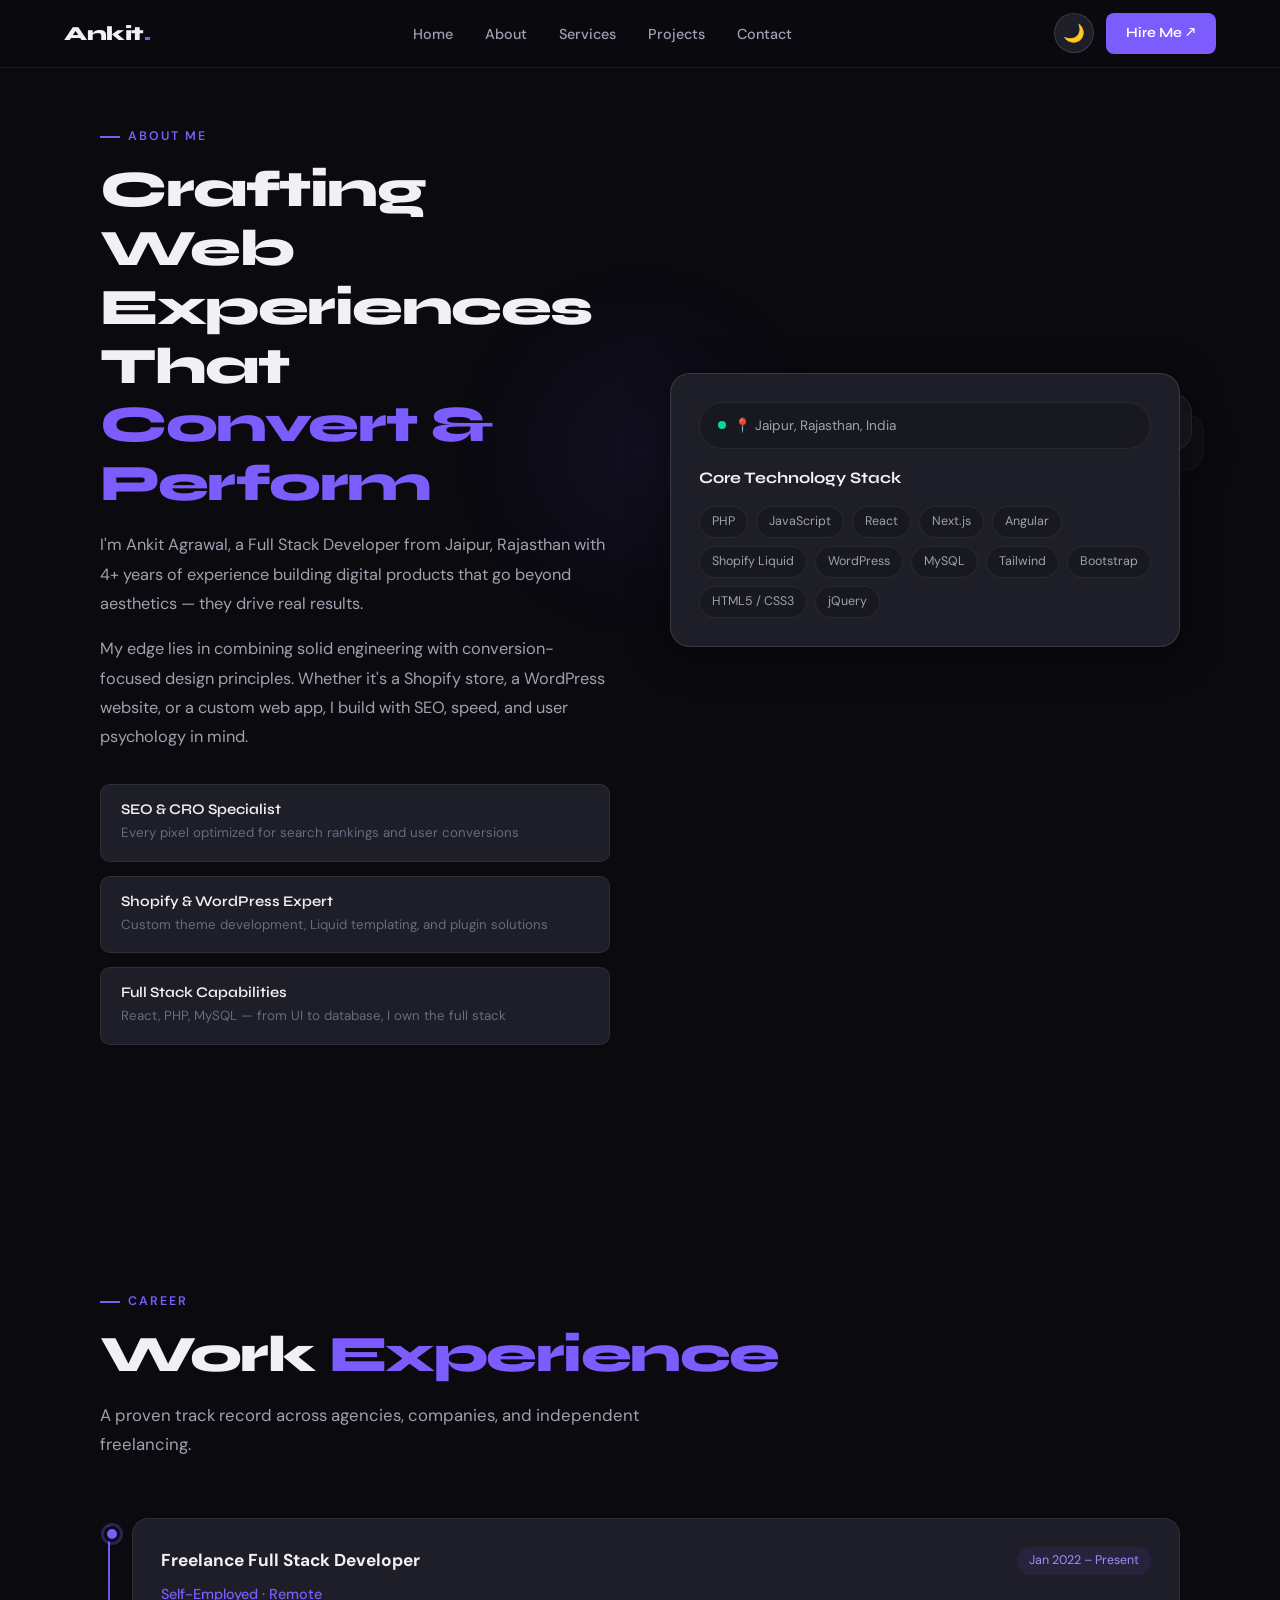
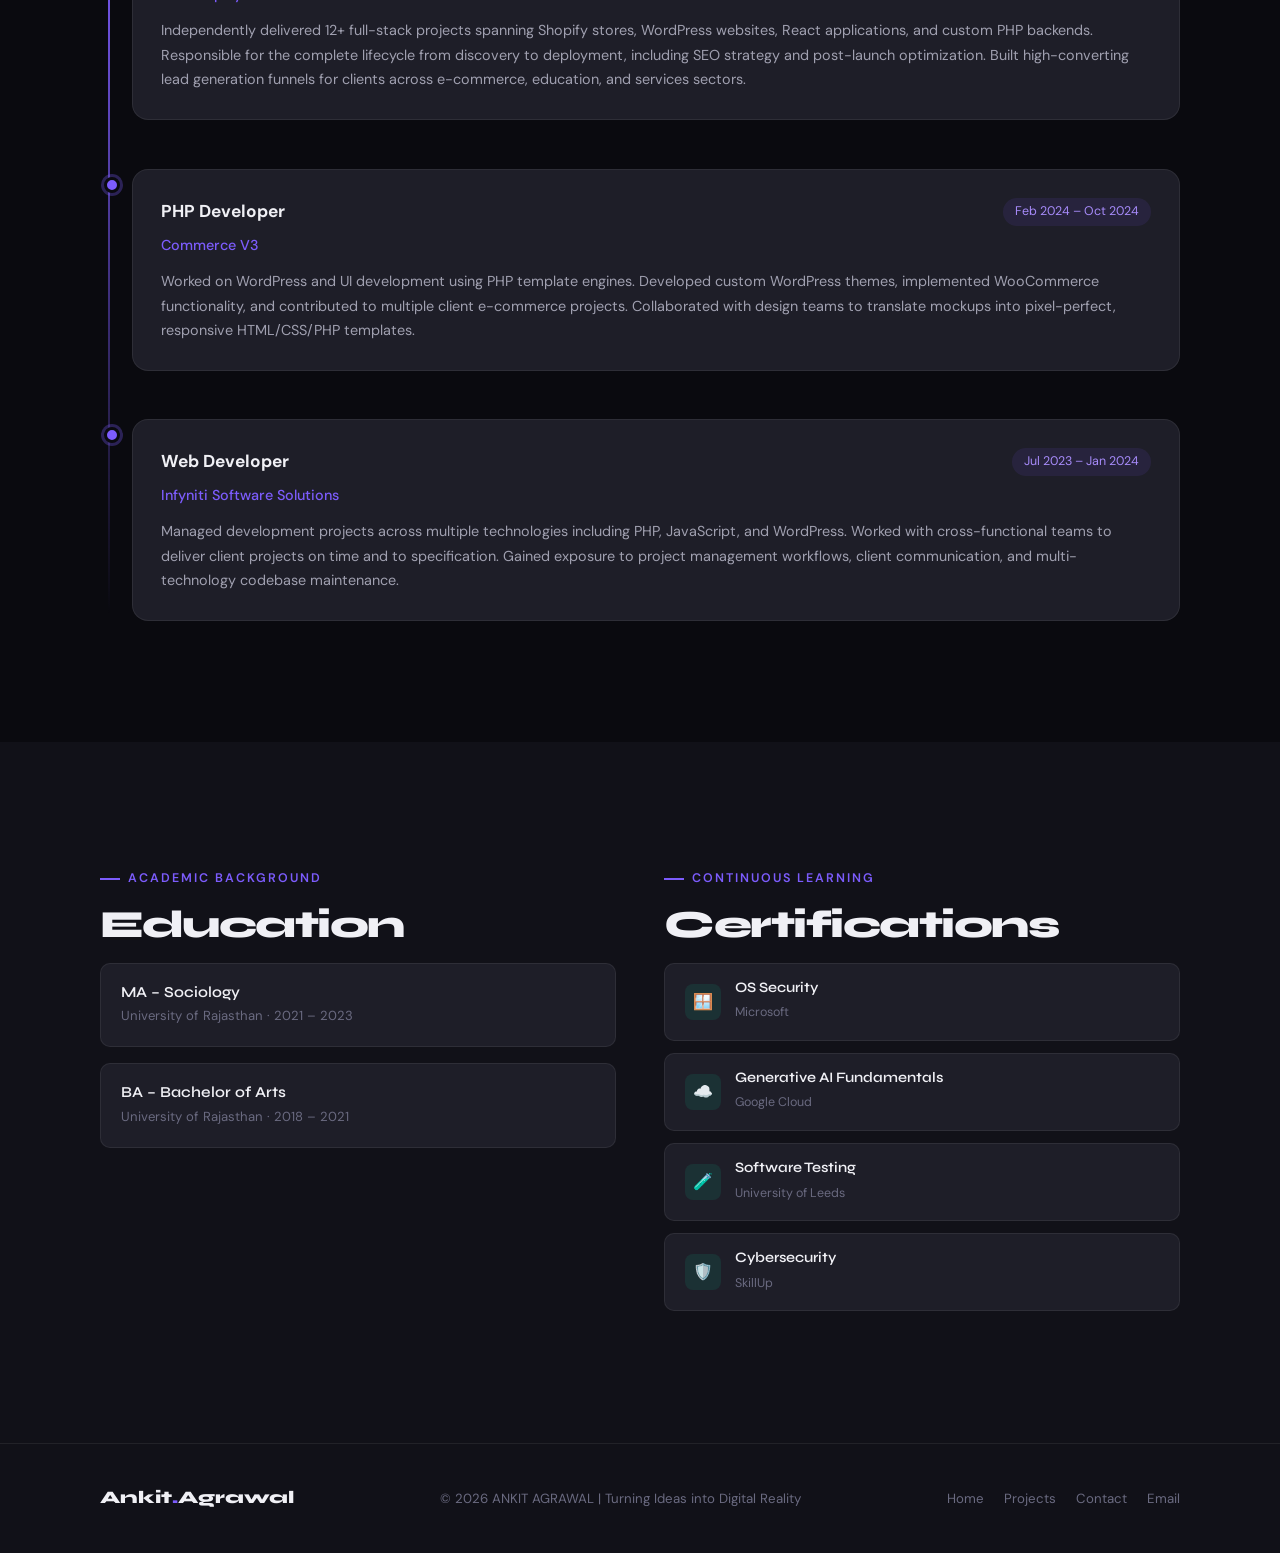
<file: about.html>
<!DOCTYPE html>
<html lang="en" data-theme="dark">
<head>
<meta charset="UTF-8">
<meta name="viewport" content="width=device-width, initial-scale=1.0">
<meta name="description" content="Ankit Agrawal – Full Stack Developer from Jaipur, India. Building high-converting, SEO & CRO optimized websites. Shopify & WordPress specialist.">
<meta name="keywords" content="Full Stack Developer, Shopify Developer, WordPress Developer, Web Development, Jaipur, SEO, CRO, Ankit Agrawal">
<meta name="author" content="Ankit Agrawal">
<meta name="publisher" content="Ankit Agrawal">
<meta name="theme-color" content="#7c5cfc">
<meta name="referrer" content="strict-origin-when-cross-origin">
<meta name="robots" content="index, follow, max-image-preview:large, max-snippet:-1, max-video-preview:-1">
<meta property="og:title" content="Ankit Agrawal – Full Stack Developer">
<meta property="og:description" content="Building High-Converting Digital Experiences. Shopify, WordPress, React, PHP specialist.">
<meta property="og:type" content="website">
<meta property="og:url" content="https://ankitagr09.github.io/about.html">
<meta property="og:site_name" content="Ankit Agrawal">
<meta property="og:locale" content="en_IN">
<meta property="og:image" content="https://ankitagr09.github.io/og-image.svg">
<meta property="og:image:alt" content="Ankit Agrawal portfolio preview image">
<meta name="twitter:card" content="summary_large_image">
<meta name="twitter:title" content="About — Ankit Agrawal">
<meta name="twitter:description" content="Building High-Converting Digital Experiences. Shopify, WordPress, React, PHP specialist.">
<meta name="twitter:image" content="https://ankitagr09.github.io/og-image.svg">
<link rel="canonical" href="https://ankitagr09.github.io/about.html">
<link rel="alternate" hreflang="en-IN" href="https://ankitagr09.github.io/about.html">
<link rel="alternate" hreflang="x-default" href="https://ankitagr09.github.io/about.html">
<link rel="icon" type="image/svg+xml" href="/favicon.svg">
<link rel="manifest" href="/site.webmanifest">
<title>About — Ankit Agrawal</title>
<link rel="preconnect" href="https://fonts.googleapis.com">
<link rel="preconnect" href="https://fonts.gstatic.com" crossorigin>
<link href="https://fonts.googleapis.com/css2?family=Syne:wght@400;500;600;700;800&family=DM+Sans:ital,opsz,wght@0,9..40,300;0,9..40,400;0,9..40,500;1,9..40,300&display=swap" rel="stylesheet">
<link rel="stylesheet" href="css/styles.css">
<script type="module">
  import * as THREE from 'https://esm.sh/three@0.162.0';
  window.THREE = THREE;
</script>
<script type="application/ld+json">
{"@context":"https://schema.org","@graph":[{"@type":"Person","name":"Ankit Agrawal","jobTitle":"Full Stack Developer","description":"Full Stack Developer from Jaipur specializing in Shopify, WordPress, SEO, CRO and lead generation websites.","sameAs":["https://linkedin.com","https://github.com"],"url":"https://ankitagr09.github.io/"},{"@type":"WebSite","name":"Ankit Agrawal — Full Stack Developer","description":"High-converting, SEO-optimized websites and custom web development for Shopify, WordPress, React and PHP.","url":"https://ankitagr09.github.io/about.html","publisher":{"@type":"Person","name":"Ankit Agrawal"}}]}
</script>
</head>
<body>

<div id="threeScene" class="three-scene" aria-hidden="true"></div>
<div class="cursor-glow" id="cursorGlow"></div>
<nav aria-label="Primary navigation">
  <a href="index.html" class="nav-logo">Ankit<span>.</span></a>
  <ul class="nav-links">
    <li><a href="index.html">Home</a></li>
    <li><a href="about.html">About</a></li>
    <li><a href="services.html">Services</a></li>
    <li><a href="projects.html">Projects</a></li>
    <li><a href="contact.html">Contact</a></li>
  </ul>
  <div class="nav-right">
    <button class="theme-toggle" id="themeToggle" aria-label="Toggle theme">🌙</button>
    <a href="contact.html" class="btn-hire">Hire Me ↗</a>
    <div class="hamburger" id="hamburger"><span></span><span></span><span></span></div>
  </div>
</nav>
<div class="mobile-menu" id="mobileMenu">
  <a href="index.html" onclick="closeMobile()">Home</a>
  <a href="about.html" onclick="closeMobile()">About</a>
  <a href="services.html" onclick="closeMobile()">Services</a>
  <a href="projects.html" onclick="closeMobile()">Projects</a>
  <a href="contact.html" onclick="closeMobile()">Contact</a>
</div>

<main>

<section id="about">
  <div class="section-inner">
    <div class="about-grid">
      <div class="about-text">
        <div class="section-label reveal">About Me</div>
        <h2 class="section-title reveal reveal-delay-1">Crafting Web Experiences That <span style="color:var(--accent)">Convert & Perform</span></h2>
        <p class="reveal reveal-delay-2">I'm Ankit Agrawal, a Full Stack Developer from Jaipur, Rajasthan with 4+ years of experience building digital products that go beyond aesthetics — they drive real results.</p>
        <p class="reveal reveal-delay-3">My edge lies in combining solid engineering with conversion-focused design principles. Whether it's a Shopify store, a WordPress website, or a custom web app, I build with SEO, speed, and user psychology in mind.</p>
        <div class="about-highlights">
          <div class="highlight-item reveal reveal-delay-2">
            <div class="highlight-icon"></div>
            <div class="highlight-text">
              <h4>SEO & CRO Specialist</h4>
              <p>Every pixel optimized for search rankings and user conversions</p>
            </div>
          </div>
          <div class="highlight-item reveal reveal-delay-3">
            <div class="highlight-icon"></div>
            <div class="highlight-text">
              <h4>Shopify & WordPress Expert</h4>
              <p>Custom theme development, Liquid templating, and plugin solutions</p>
            </div>
          </div>
          <div class="highlight-item reveal reveal-delay-4">
            <div class="highlight-icon"></div>
            <div class="highlight-text">
              <h4>Full Stack Capabilities</h4>
              <p>React, PHP, MySQL — from UI to database, I own the full stack</p>
            </div>
          </div>
        </div>
      </div>
      <div class="about-visual reveal">
        <div class="about-card-stack">
          <div class="stacked-card">
            <div class="location-badge">
              <span class="dot-green"></span>
              📍 Jaipur, Rajasthan, India
            </div>
            <h4>Core Technology Stack</h4>
            <div class="mini-skills">
              <span class="mini-skill">PHP</span>
              <span class="mini-skill">JavaScript</span>
              <span class="mini-skill">React</span>
              <span class="mini-skill">Next.js</span>
              <span class="mini-skill">Angular</span>
              <span class="mini-skill">Shopify Liquid</span>
              <span class="mini-skill">WordPress</span>
              <span class="mini-skill">MySQL</span>
              <span class="mini-skill">Tailwind</span>
              <span class="mini-skill">Bootstrap</span>
              <span class="mini-skill">HTML5 / CSS3</span>
              <span class="mini-skill">jQuery</span>
            </div>
          </div>
          <div class="stacked-card"></div>
          <div class="stacked-card"></div>
        </div>
      </div>
    </div>
  </div>
</section>

<section id="experience">
  <div class="section-inner">
    <div class="section-label reveal">Career</div>
    <h2 class="section-title reveal reveal-delay-1">Work <span style="color:var(--accent)">Experience</span></h2>
    <p class="section-sub reveal reveal-delay-2">A proven track record across agencies, companies, and independent freelancing.</p>
    <div class="timeline">
      <div class="timeline-item reveal">
        <div class="timeline-dot"></div>
        <div class="timeline-card">
          <div class="timeline-header">
            <div class="timeline-role">Freelance Full Stack Developer</div>
            <div class="timeline-period">Jan 2022 – Present</div>
          </div>
          <div class="timeline-company">Self-Employed · Remote</div>
          <div class="timeline-desc">Independently delivered 12+ full-stack projects spanning Shopify stores, WordPress websites, React applications, and custom PHP backends. Responsible for the complete lifecycle from discovery to deployment, including SEO strategy and post-launch optimization. Built high-converting lead generation funnels for clients across e-commerce, education, and services sectors.</div>
        </div>
      </div>
      <div class="timeline-item reveal reveal-delay-1">
        <div class="timeline-dot"></div>
        <div class="timeline-card">
          <div class="timeline-header">
            <div class="timeline-role">PHP Developer</div>
            <div class="timeline-period">Feb 2024 – Oct 2024</div>
          </div>
          <div class="timeline-company">Commerce V3</div>
          <div class="timeline-desc">Worked on WordPress and UI development using PHP template engines. Developed custom WordPress themes, implemented WooCommerce functionality, and contributed to multiple client e-commerce projects. Collaborated with design teams to translate mockups into pixel-perfect, responsive HTML/CSS/PHP templates.</div>
        </div>
      </div>
      <div class="timeline-item reveal reveal-delay-2">
        <div class="timeline-dot"></div>
        <div class="timeline-card">
          <div class="timeline-header">
            <div class="timeline-role">Web Developer</div>
            <div class="timeline-period">Jul 2023 – Jan 2024</div>
          </div>
          <div class="timeline-company">Infyniti Software Solutions</div>
          <div class="timeline-desc">Managed development projects across multiple technologies including PHP, JavaScript, and WordPress. Worked with cross-functional teams to deliver client projects on time and to specification. Gained exposure to project management workflows, client communication, and multi-technology codebase maintenance.</div>
        </div>
      </div>
    </div>
  </div>
</section>

<section style="background:var(--bg2)">
  <div class="section-inner">
    <div class="edu-certs-grid">
      <div>
        <div class="section-label reveal">Academic Background</div>
        <h2 class="section-title reveal reveal-delay-1" style="font-size:clamp(1.6rem,3vw,2.4rem)">Education</h2>
        <div class="edu-item reveal reveal-delay-2">
          <div class="edu-icon"></div>
          <div class="edu-info">
            <h4>MA – Sociology</h4>
            <p>University of Rajasthan · 2021 – 2023</p>
          </div>
        </div>
        <div class="edu-item reveal reveal-delay-3">
          <div class="edu-icon"></div>
          <div class="edu-info">
            <h4>BA – Bachelor of Arts</h4>
            <p>University of Rajasthan · 2018 – 2021</p>
          </div>
        </div>
      </div>
      <div>
        <div class="section-label reveal">Continuous Learning</div>
        <h2 class="section-title reveal reveal-delay-1" style="font-size:clamp(1.6rem,3vw,2.4rem)">Certifications</h2>
        <div class="cert-item reveal reveal-delay-1">
          <div class="cert-badge">🪟</div>
          <div class="cert-info">
            <h5>OS Security</h5>
            <span>Microsoft</span>
          </div>
        </div>
        <div class="cert-item reveal reveal-delay-2">
          <div class="cert-badge">☁️</div>
          <div class="cert-info">
            <h5>Generative AI Fundamentals</h5>
            <span>Google Cloud</span>
          </div>
        </div>
        <div class="cert-item reveal reveal-delay-3">
          <div class="cert-badge">🧪</div>
          <div class="cert-info">
            <h5>Software Testing</h5>
            <span>University of Leeds</span>
          </div>
        </div>
        <div class="cert-item reveal reveal-delay-4">
          <div class="cert-badge">🛡️</div>
          <div class="cert-info">
            <h5>Cybersecurity</h5>
            <span>SkillUp</span>
          </div>
        </div>
      </div>
    </div>
  </div>
</section>
</main>

<footer>
  <div class="footer-brand">Ankit<span>.</span>Agrawal</div>
  <div class="footer-copy">© 2026 ANKIT AGRAWAL | Turning Ideas into Digital Reality</div>
  <div class="footer-links">
    <a href="index.html">Home</a>
    <a href="projects.html">Projects</a>
    <a href="contact.html">Contact</a>
    <a href="mailto:garga1217@gmail.com">Email</a>
  </div>
</footer>

<script src="js/scripts.js" defer></script>
</body>
</html>
</file>
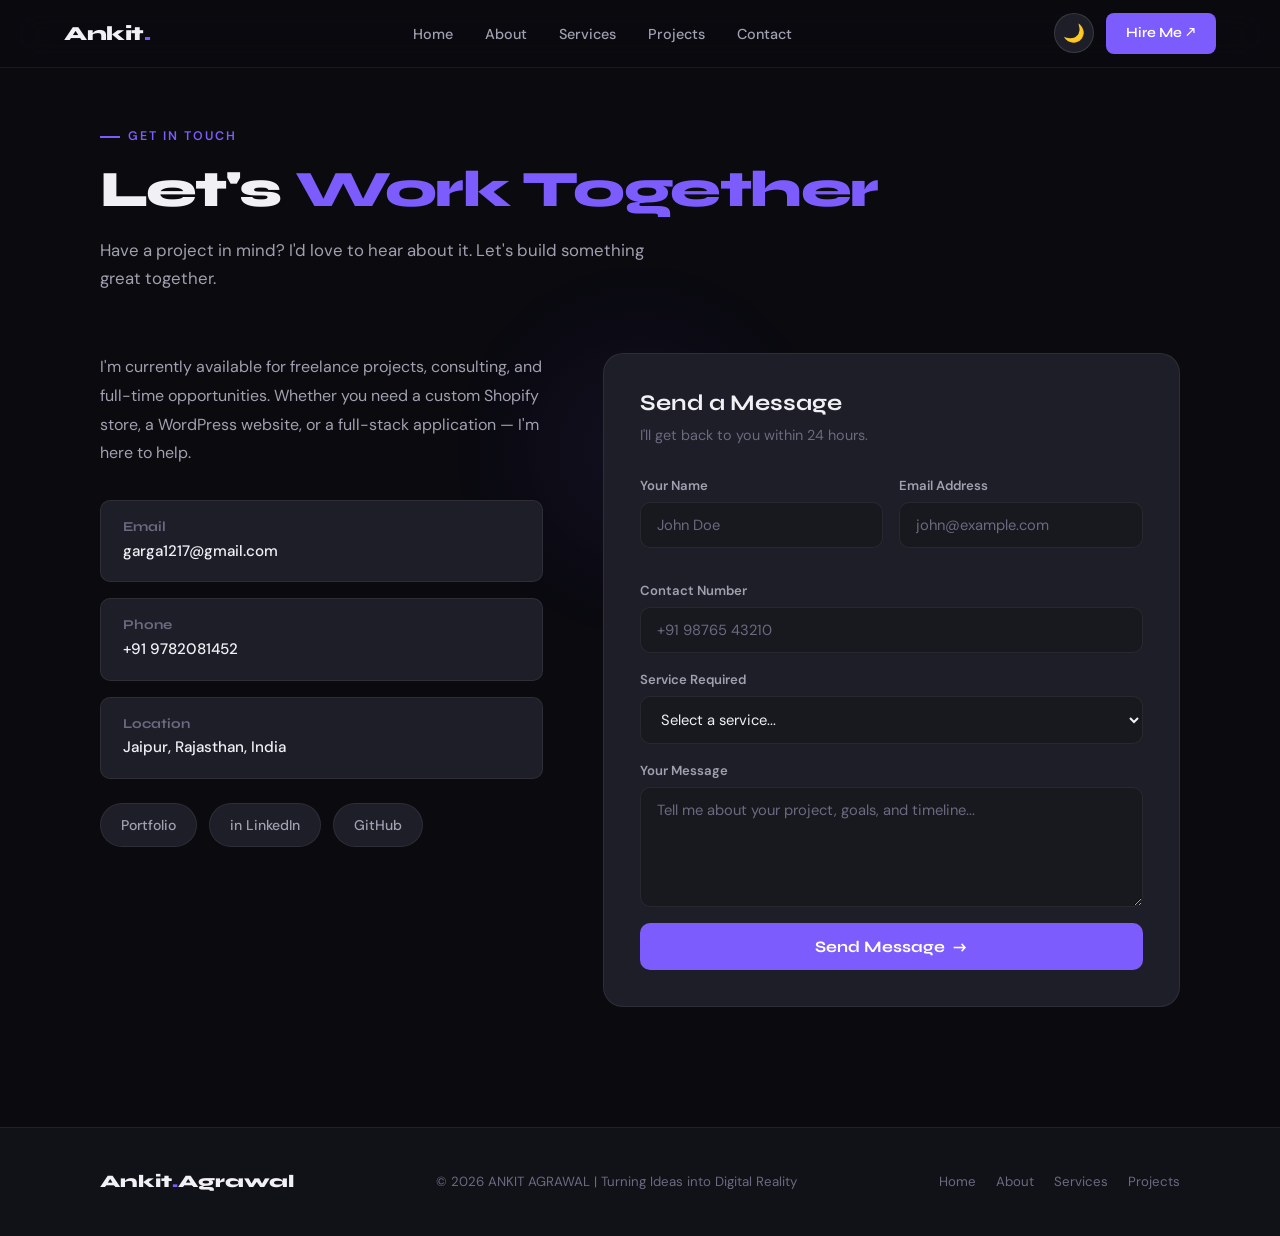
<file: contact.html>
<!DOCTYPE html>
<html lang="en" data-theme="dark">
<head>
<meta charset="UTF-8">
<meta name="viewport" content="width=device-width, initial-scale=1.0">
<meta name="description" content="Ankit Agrawal – Full Stack Developer from Jaipur, India. Building high-converting, SEO & CRO optimized websites. Shopify & WordPress specialist.">
<meta name="keywords" content="Full Stack Developer, Shopify Developer, WordPress Developer, Web Development, Jaipur, SEO, CRO, Ankit Agrawal">
<meta name="author" content="Ankit Agrawal">
<meta name="publisher" content="Ankit Agrawal">
<meta name="theme-color" content="#7c5cfc">
<meta name="referrer" content="strict-origin-when-cross-origin">
<meta name="robots" content="index, follow, max-image-preview:large, max-snippet:-1, max-video-preview:-1">
<meta property="og:title" content="Ankit Agrawal – Full Stack Developer">
<meta property="og:description" content="Building High-Converting Digital Experiences. Shopify, WordPress, React, PHP specialist.">
<meta property="og:type" content="website">
<meta property="og:url" content="https://ankitagr09.github.io/contact.html">
<meta property="og:site_name" content="Ankit Agrawal">
<meta property="og:locale" content="en_IN">
<meta property="og:image" content="https://ankitagr09.github.io/og-image.svg">
<meta property="og:image:alt" content="Ankit Agrawal portfolio preview image">
<meta name="twitter:card" content="summary_large_image">
<meta name="twitter:title" content="Contact — Ankit Agrawal">
<meta name="twitter:description" content="Building High-Converting Digital Experiences. Shopify, WordPress, React, PHP specialist.">
<meta name="twitter:image" content="https://ankitagr09.github.io/og-image.svg">
<link rel="canonical" href="https://ankitagr09.github.io/contact.html">
<link rel="alternate" hreflang="en-IN" href="https://ankitagr09.github.io/contact.html">
<link rel="alternate" hreflang="x-default" href="https://ankitagr09.github.io/contact.html">
<link rel="icon" type="image/svg+xml" href="/favicon.svg">
<link rel="manifest" href="/site.webmanifest">
<title>Contact — Ankit Agrawal</title>
<link rel="preconnect" href="https://fonts.googleapis.com">
<link rel="preconnect" href="https://fonts.gstatic.com" crossorigin>
<link href="https://fonts.googleapis.com/css2?family=Syne:wght@400;500;600;700;800&family=DM+Sans:ital,opsz,wght@0,9..40,300;0,9..40,400;0,9..40,500;1,9..40,300&display=swap" rel="stylesheet">
<link rel="stylesheet" href="css/styles.css">
<script type="module">
  import * as THREE from 'https://esm.sh/three@0.162.0';
  window.THREE = THREE;
</script>
<script type="application/ld+json">
{"@context":"https://schema.org","@graph":[{"@type":"Person","name":"Ankit Agrawal","jobTitle":"Full Stack Developer","description":"Full Stack Developer from Jaipur specializing in Shopify, WordPress, SEO, CRO and lead generation websites.","sameAs":["https://linkedin.com","https://github.com"],"url":"https://ankitagr09.github.io/"},{"@type":"WebSite","name":"Ankit Agrawal — Full Stack Developer","description":"High-converting, SEO-optimized websites and custom web development for Shopify, WordPress, React and PHP.","url":"https://ankitagr09.github.io/contact.html","publisher":{"@type":"Person","name":"Ankit Agrawal"}}]}
</script>
</head>
<body>

<div id="threeScene" class="three-scene" aria-hidden="true"></div>
<div class="cursor-glow" id="cursorGlow"></div>
<nav aria-label="Primary navigation">
  <a href="index.html" class="nav-logo">Ankit<span>.</span></a>
  <ul class="nav-links">
    <li><a href="index.html">Home</a></li>
    <li><a href="about.html">About</a></li>
    <li><a href="services.html">Services</a></li>
    <li><a href="projects.html">Projects</a></li>
    <li><a href="contact.html">Contact</a></li>
  </ul>
  <div class="nav-right">
    <button class="theme-toggle" id="themeToggle" aria-label="Toggle theme">🌙</button>
    <a href="contact.html" class="btn-hire">Hire Me ↗</a>
    <div class="hamburger" id="hamburger"><span></span><span></span><span></span></div>
  </div>
</nav>
<div class="mobile-menu" id="mobileMenu">
  <a href="index.html" onclick="closeMobile()">Home</a>
  <a href="about.html" onclick="closeMobile()">About</a>
  <a href="services.html" onclick="closeMobile()">Services</a>
  <a href="projects.html" onclick="closeMobile()">Projects</a>
  <a href="contact.html" onclick="closeMobile()">Contact</a>
</div>

<main>

<section id="contact">
  <div class="section-inner">
    <div class="section-label reveal">Get In Touch</div>
    <h2 class="section-title reveal reveal-delay-1">Let's <span style="color:var(--accent)">Work Together</span></h2>
    <p class="section-sub reveal reveal-delay-2">Have a project in mind? I'd love to hear about it. Let's build something great together.</p>
    <div class="contact-grid">
      <div class="reveal">
        <p style="color:var(--text2);line-height:1.8;margin-bottom:8px">I'm currently available for freelance projects, consulting, and full-time opportunities. Whether you need a custom Shopify store, a WordPress website, or a full-stack application — I'm here to help.</p>
        <div class="contact-info-items">
          <a href="mailto:garga1217@gmail.com" class="contact-item">
            <div class="contact-item-icon"></div>
            <div class="contact-item-text">
              <h4>Email</h4>
              <span>garga1217@gmail.com</span>
            </div>
          </a>
          <a href="tel:+919782081452" class="contact-item">
            <div class="contact-item-icon"></div>
            <div class="contact-item-text">
              <h4>Phone</h4>
              <span>+91 9782081452</span>
            </div>
          </a>
          <div class="contact-item">
            <div class="contact-item-icon"></div>
            <div class="contact-item-text">
              <h4>Location</h4>
              <span>Jaipur, Rajasthan, India</span>
            </div>
          </div>
        </div>
        <div class="social-links">
          <a href="mailto:garga1217@gmail.com" class="social-btn">Portfolio</a>
          <a href="https://linkedin.com" target="_blank" class="social-btn">in LinkedIn</a>
          <a href="https://github.com" target="_blank" class="social-btn">GitHub</a>
        </div>
      </div>
      <div class="contact-form reveal reveal-delay-2">
        <h3>Send a Message</h3>
        <p>I'll get back to you within 24 hours.</p>
        <form action="https://formsubmit.co/Garga1217@gmail.com" method="POST">
          <input type="hidden" name="_subject" value="New message from portfolio contact form">
          <input type="hidden" name="_captcha" value="false">
          <div class="form-row">
            <div class="form-group">
              <label>Your Name</label>
              <input type="text" name="name" placeholder="John Doe" required>
            </div>
            <div class="form-group">
              <label>Email Address</label>
              <input type="email" name="email" placeholder="john@example.com" required>
            </div>
          </div>
          <div class="form-group">
            <label>Contact Number</label>
            <input type="tel" name="phone" placeholder="+91 98765 43210" inputmode="tel" required>
          </div>
          <div class="form-group">
            <label>Service Required</label>
            <select name="service">
              <option value="">Select a service...</option>
              <option>Web Development</option>
              <option>Shopify Custom Development</option>
              <option>WordPress Custom Development</option>
              <option>SEO Optimization</option>
              <option>SEO-Optimized Stores</option>
              <option>Lead Generation Website</option>
              <option>Application Development</option>
              <option>Digital Marketing</option>
              <option>Portfolio Website</option>
              <option>Custom Plugin Development</option>
              <option>Custom Shopify Development</option>
              <option>LLM Training on Website</option>
            </select>
          </div>
          <div class="form-group">
            <label>Your Message</label>
            <textarea name="message" placeholder="Tell me about your project, goals, and timeline..." required></textarea>
          </div>
          <button class="btn-submit" type="submit">
            <span>Send Message</span> <span>→</span>
          </button>
        </form>
      </div>
    </div>
  </div>
</section>
</main>

<footer>
  <div class="footer-brand">Ankit<span>.</span>Agrawal</div>
  <div class="footer-copy">© 2026 ANKIT AGRAWAL | Turning Ideas into Digital Reality</div>
  <div class="footer-links">
    <a href="index.html">Home</a>
    <a href="about.html">About</a>
    <a href="services.html">Services</a>
    <a href="projects.html">Projects</a>
  </div>
</footer>

<script src="js/scripts.js" defer></script>
</body>
</html>
</file>
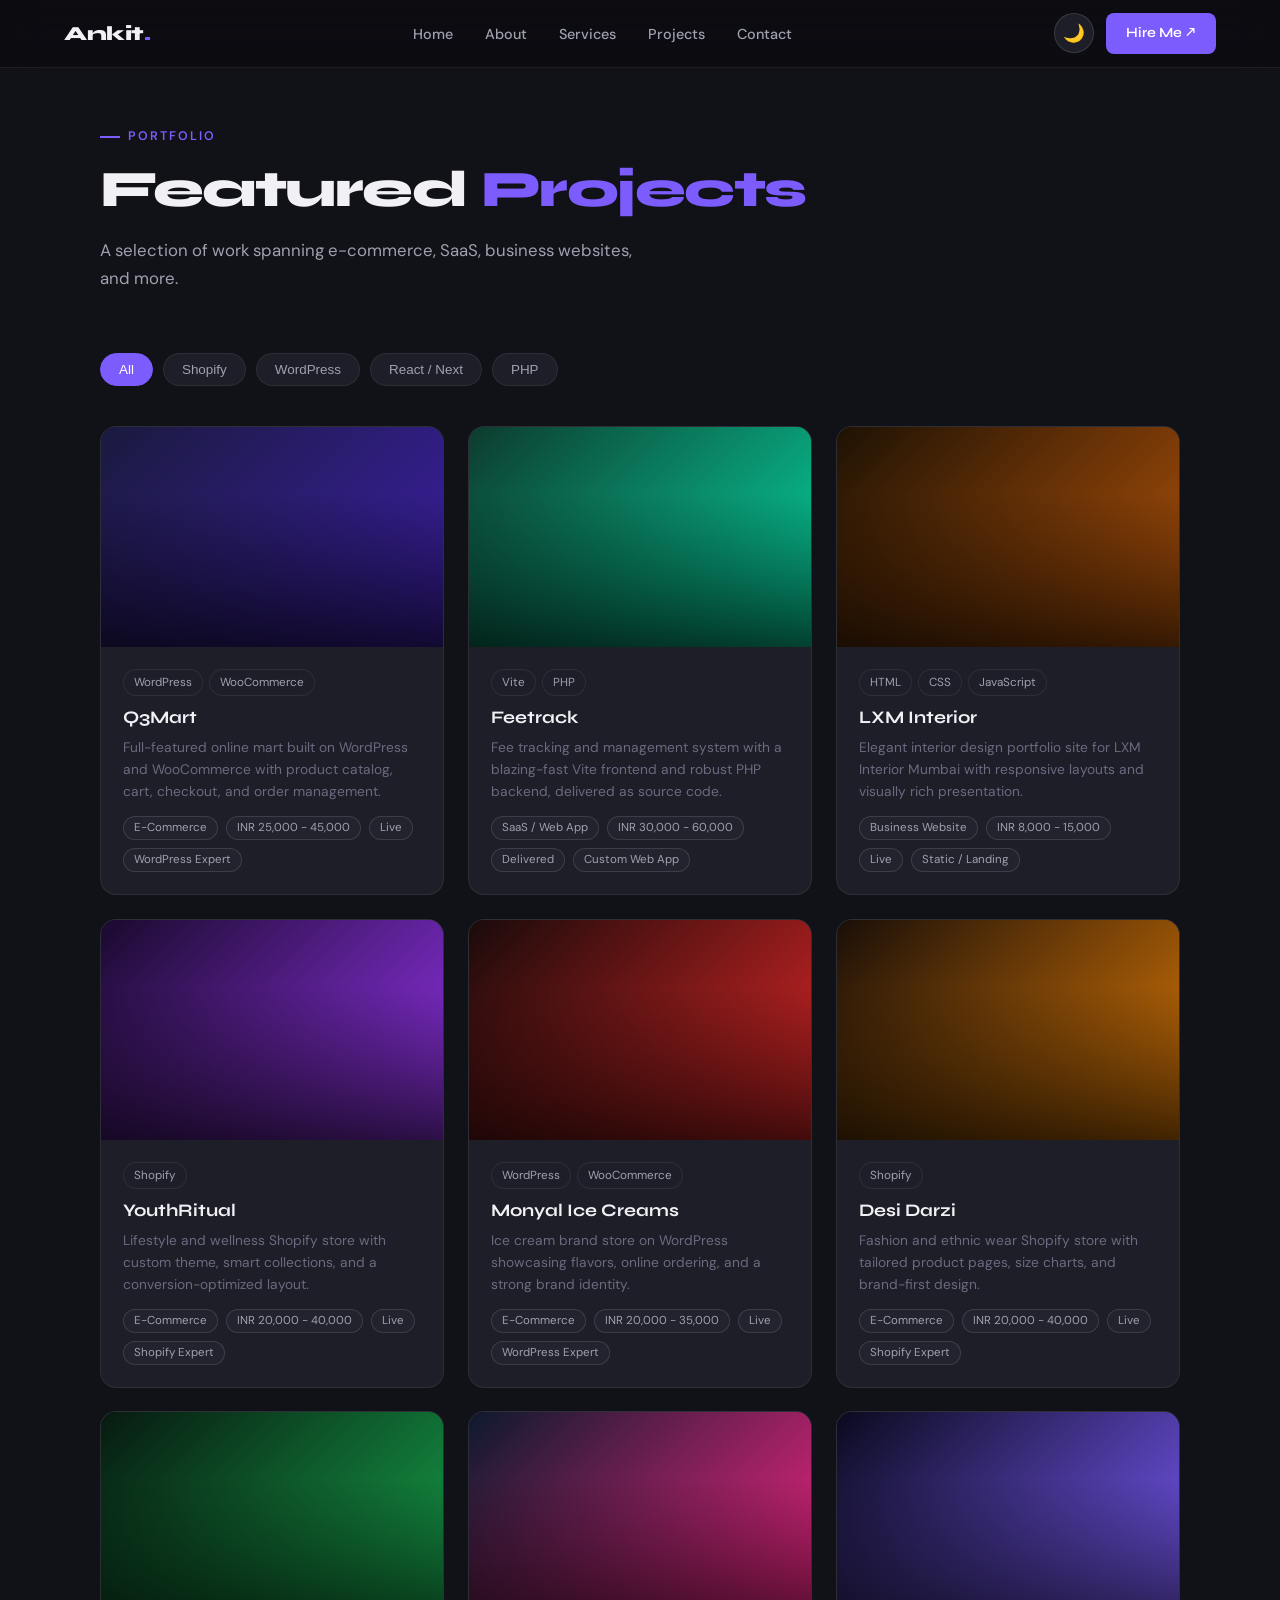
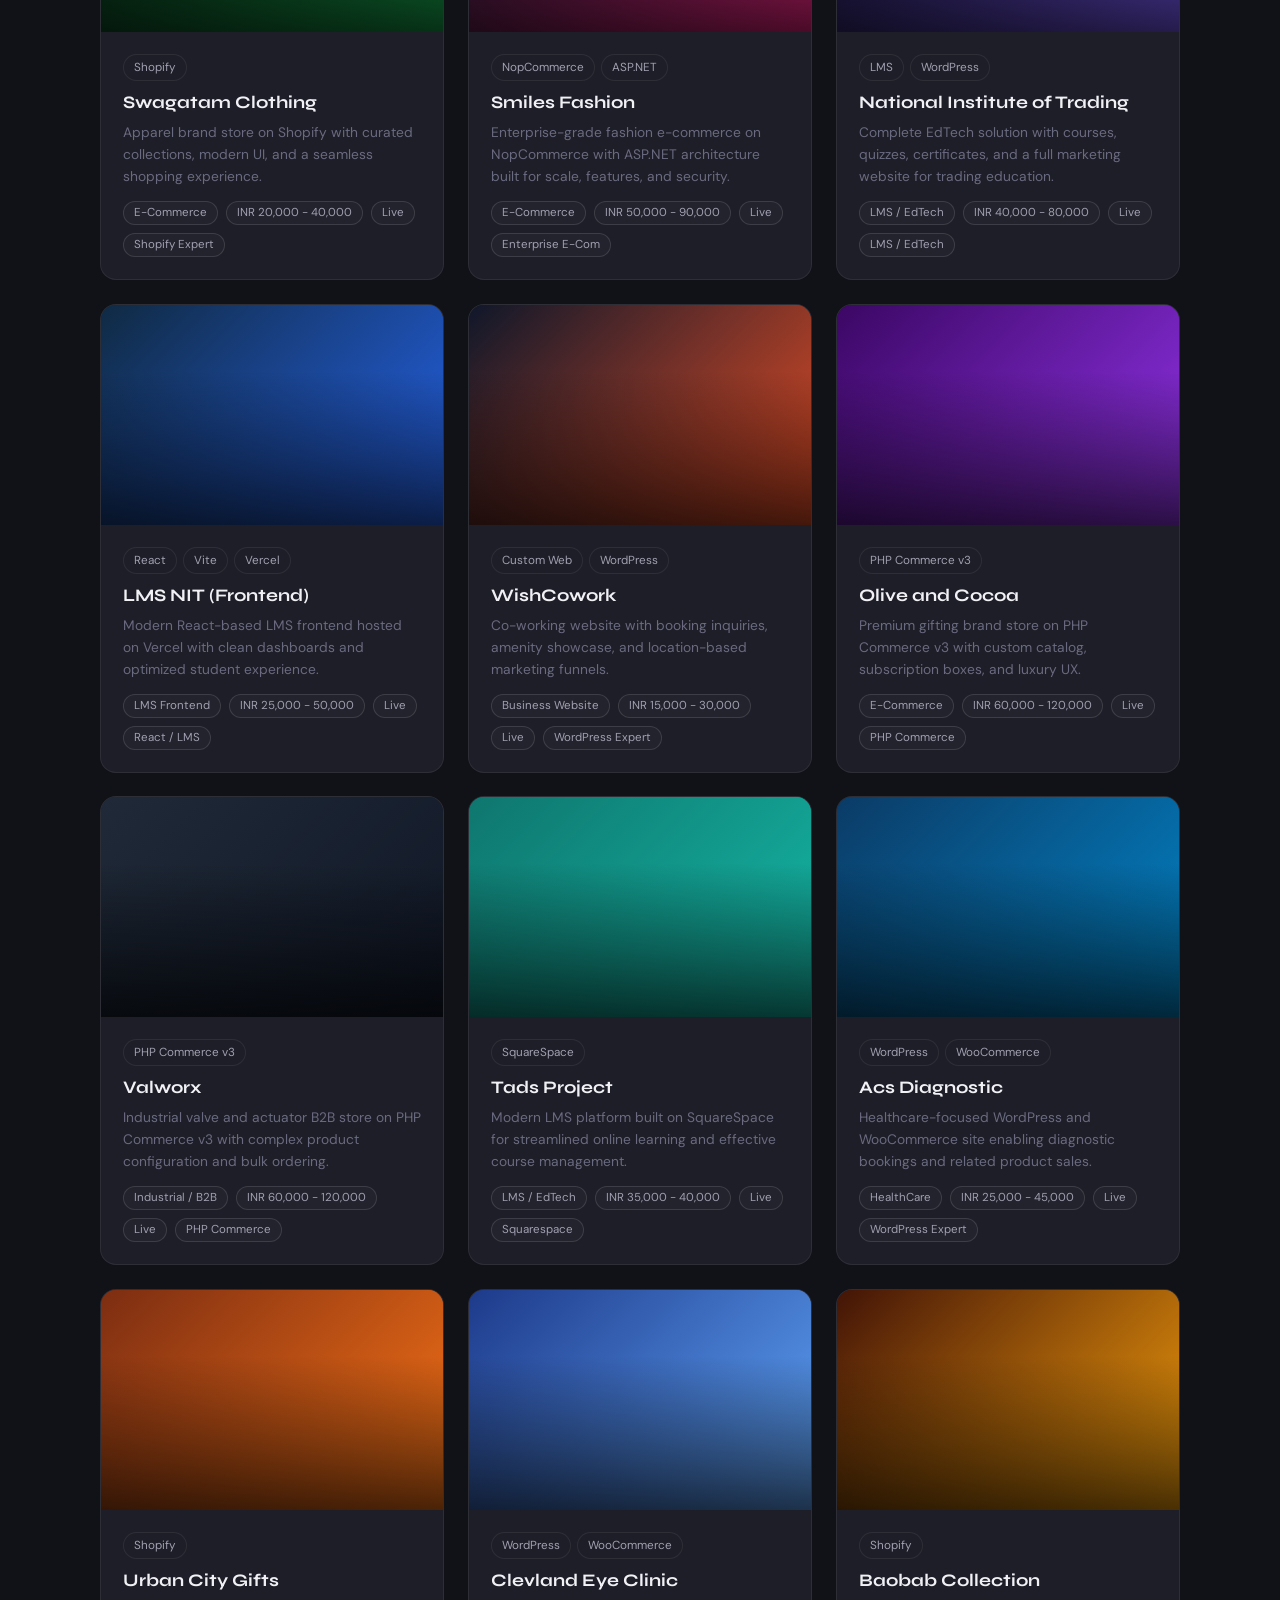
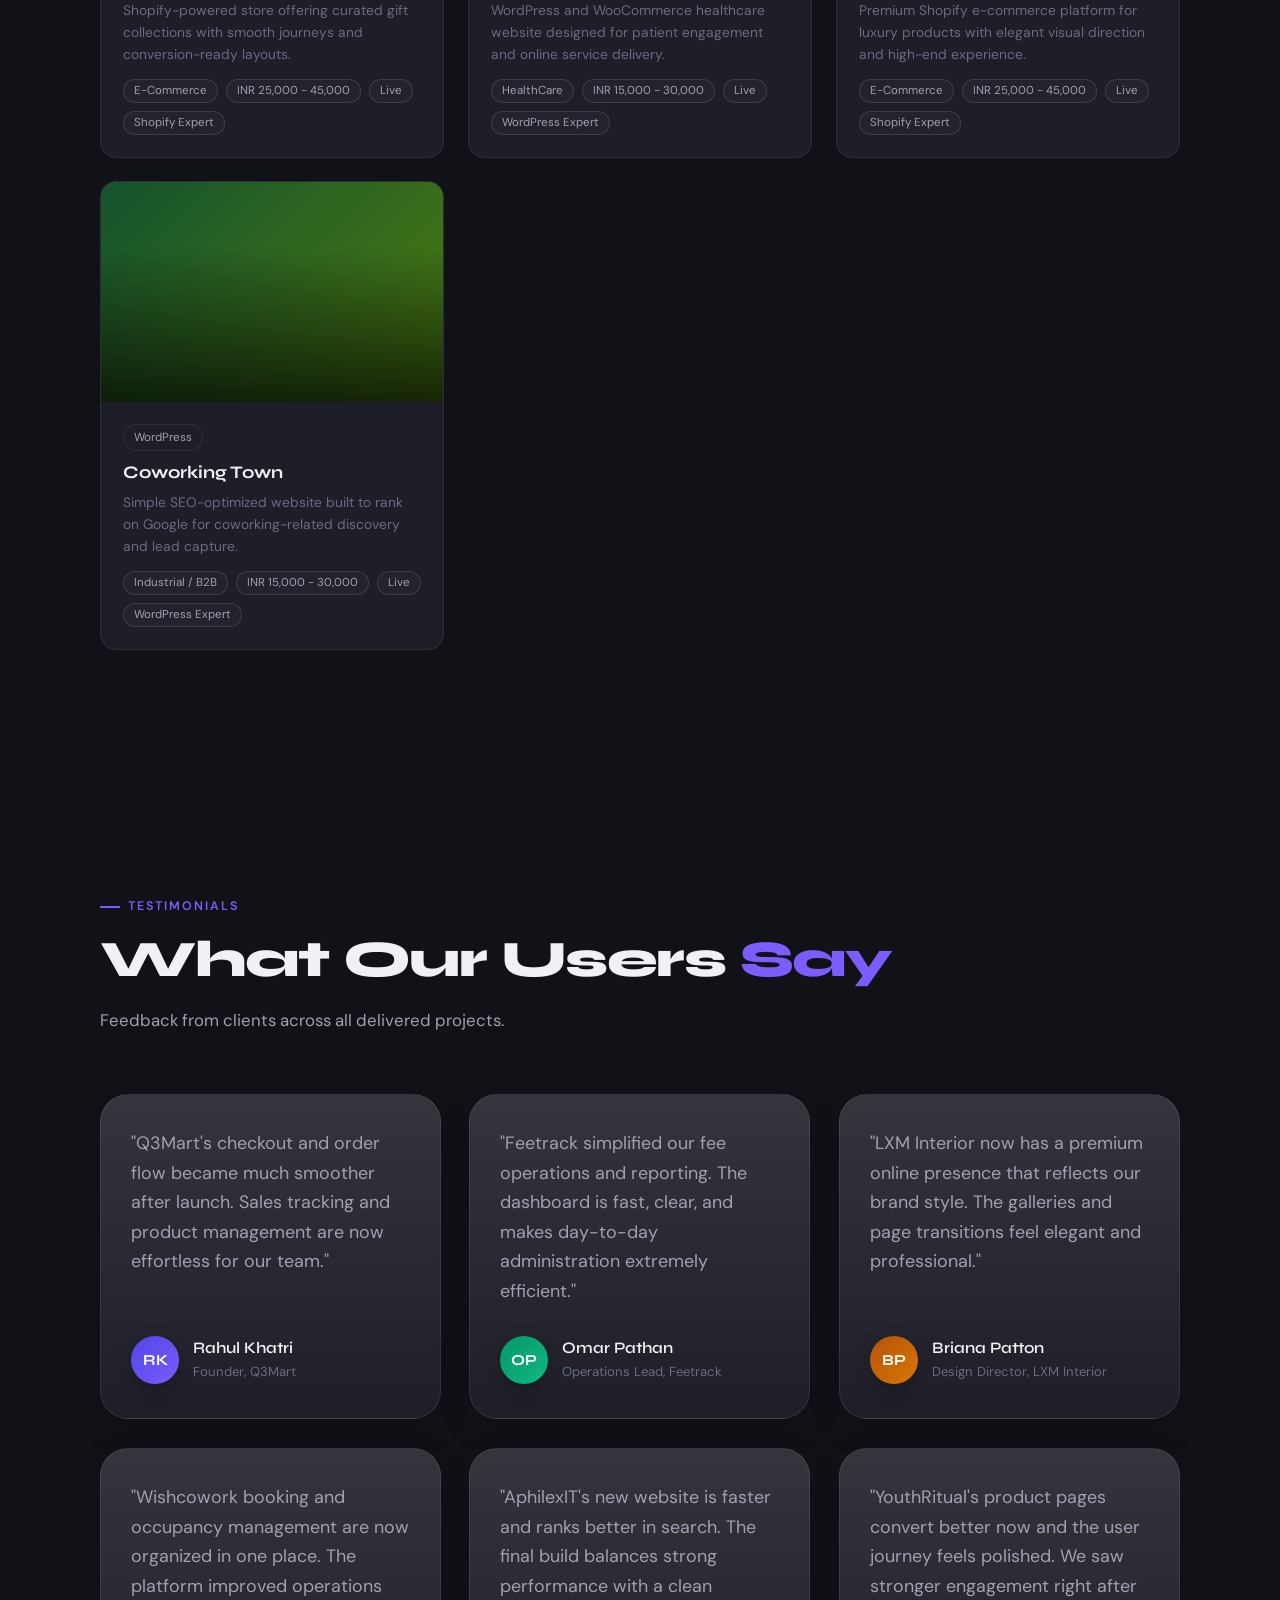
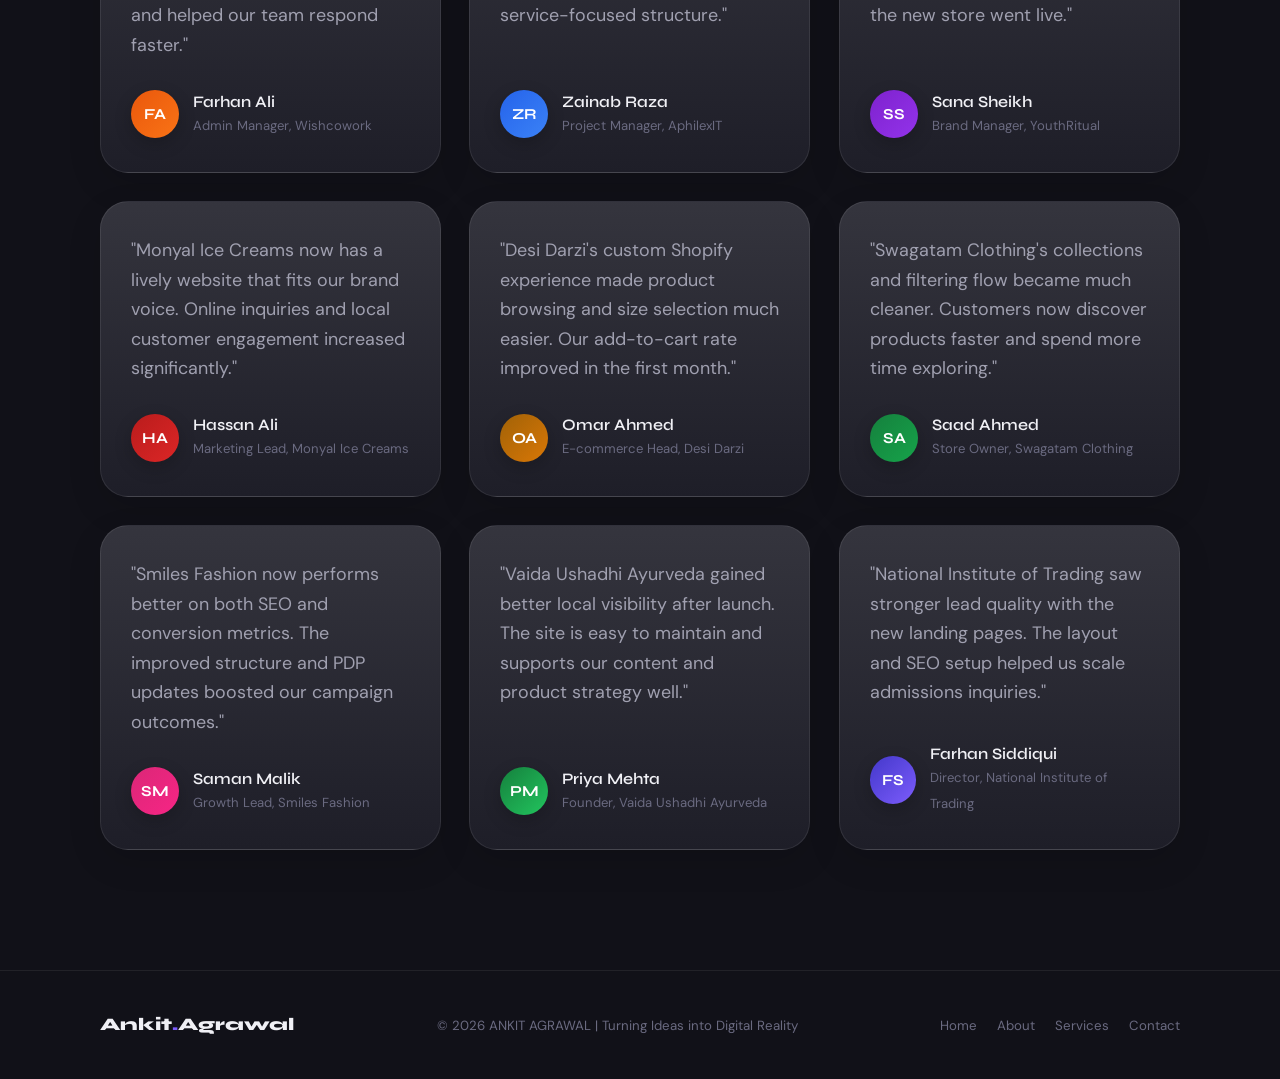
<file: projects.html>
<!DOCTYPE html>
<html lang="en" data-theme="dark">
<head>
<meta charset="UTF-8">
<meta name="viewport" content="width=device-width, initial-scale=1.0">
<meta name="description" content="Ankit Agrawal – Full Stack Developer from Jaipur, India. Building high-converting, SEO & CRO optimized websites. Shopify & WordPress specialist.">
<meta name="keywords" content="Full Stack Developer, Shopify Developer, WordPress Developer, Web Development, Jaipur, SEO, CRO, Ankit Agrawal">
<meta name="author" content="Ankit Agrawal">
<meta name="publisher" content="Ankit Agrawal">
<meta name="theme-color" content="#7c5cfc">
<meta name="referrer" content="strict-origin-when-cross-origin">
<meta name="robots" content="index, follow, max-image-preview:large, max-snippet:-1, max-video-preview:-1">
<meta property="og:title" content="Ankit Agrawal – Full Stack Developer">
<meta property="og:description" content="Building High-Converting Digital Experiences. Shopify, WordPress, React, PHP specialist.">
<meta property="og:type" content="website">
<meta property="og:url" content="https://ankitagr09.github.io/projects.html">
<meta property="og:site_name" content="Ankit Agrawal">
<meta property="og:locale" content="en_IN">
<meta property="og:image" content="https://ankitagr09.github.io/og-image.svg">
<meta property="og:image:alt" content="Ankit Agrawal portfolio preview image">
<meta name="twitter:card" content="summary_large_image">
<meta name="twitter:title" content="Projects — Ankit Agrawal">
<meta name="twitter:description" content="Building High-Converting Digital Experiences. Shopify, WordPress, React, PHP specialist.">
<meta name="twitter:image" content="https://ankitagr09.github.io/og-image.svg">
<link rel="canonical" href="https://ankitagr09.github.io/projects.html">
<link rel="alternate" hreflang="en-IN" href="https://ankitagr09.github.io/projects.html">
<link rel="alternate" hreflang="x-default" href="https://ankitagr09.github.io/projects.html">
<link rel="icon" type="image/svg+xml" href="/favicon.svg">
<link rel="manifest" href="/site.webmanifest">
<title>Projects — Ankit Agrawal</title>
<link rel="preconnect" href="https://fonts.googleapis.com">
<link rel="preconnect" href="https://fonts.gstatic.com" crossorigin>
<link href="https://fonts.googleapis.com/css2?family=Syne:wght@400;500;600;700;800&family=DM+Sans:ital,opsz,wght@0,9..40,300;0,9..40,400;0,9..40,500;1,9..40,300&display=swap" rel="stylesheet">
<link rel="stylesheet" href="css/styles.css">
<script type="module">
  import * as THREE from 'https://esm.sh/three@0.162.0';
  window.THREE = THREE;
</script>
<script type="application/ld+json">
{"@context":"https://schema.org","@graph":[{"@type":"Person","name":"Ankit Agrawal","jobTitle":"Full Stack Developer","description":"Full Stack Developer from Jaipur specializing in Shopify, WordPress, SEO, CRO and lead generation websites.","sameAs":["https://linkedin.com","https://github.com"],"url":"https://ankitagr09.github.io/"},{"@type":"WebSite","name":"Ankit Agrawal — Full Stack Developer","description":"High-converting, SEO-optimized websites and custom web development for Shopify, WordPress, React and PHP.","url":"https://ankitagr09.github.io/projects.html","publisher":{"@type":"Person","name":"Ankit Agrawal"}}]}
</script>
</head>
<body>

<div id="threeScene" class="three-scene" aria-hidden="true"></div>
<div class="cursor-glow" id="cursorGlow"></div>
<nav aria-label="Primary navigation">
  <a href="index.html" class="nav-logo">Ankit<span>.</span></a>
  <ul class="nav-links">
    <li><a href="index.html">Home</a></li>
    <li><a href="about.html">About</a></li>
    <li><a href="services.html">Services</a></li>
    <li><a href="projects.html">Projects</a></li>
    <li><a href="contact.html">Contact</a></li>
  </ul>
  <div class="nav-right">
    <button class="theme-toggle" id="themeToggle" aria-label="Toggle theme">🌙</button>
    <a href="contact.html" class="btn-hire">Hire Me ↗</a>
    <div class="hamburger" id="hamburger"><span></span><span></span><span></span></div>
  </div>
</nav>
<div class="mobile-menu" id="mobileMenu">
  <a href="index.html" onclick="closeMobile()">Home</a>
  <a href="about.html" onclick="closeMobile()">About</a>
  <a href="services.html" onclick="closeMobile()">Services</a>
  <a href="projects.html" onclick="closeMobile()">Projects</a>
  <a href="contact.html" onclick="closeMobile()">Contact</a>
</div>

<main>

<!-- PROJECTS -->
<section id="projects" class="projects-bg">
  <div class="section-inner">
    <div class="section-label reveal">Portfolio</div>
    <h2 class="section-title reveal reveal-delay-1">Featured <span style="color:var(--accent)">Projects</span></h2>
    <p class="section-sub reveal reveal-delay-2">A selection of work spanning e-commerce, SaaS, business websites, and more.</p>
    <div class="projects-filter reveal reveal-delay-3">
      <button class="filter-btn active">All</button>
      <button class="filter-btn">Shopify</button>
      <button class="filter-btn">WordPress</button>
      <button class="filter-btn">React / Next</button>
      <button class="filter-btn">PHP</button>
    </div>
    <div class="projects-grid">
      <div class="project-card reveal reveal-delay-1">
        <div class="project-thumb" style="background:linear-gradient(135deg,#1a1a3e,#3d1fa8)"><div class="project-thumb-bg" style="background:linear-gradient(135deg,#1a1a3e,#3d1fa8)"></div><div class="project-thumb-overlay"></div><div class="project-links"><a href="https://q3mart.in/?v=bf5536c76208" target="_blank" rel="noopener noreferrer" class="project-link" aria-label="Visit Q3Mart">↗</a></div></div>
        <div class="project-body"><div class="project-tech"><span>WordPress</span><span>WooCommerce</span></div><h3>Q3Mart</h3><p>Full-featured online mart built on WordPress and WooCommerce with product catalog, cart, checkout, and order management.</p><div class="project-meta"><span>E-Commerce</span><span>INR 25,000 - 45,000</span><span>Live</span><span>WordPress Expert</span></div></div>
      </div>
      <div class="project-card reveal reveal-delay-2">
        <div class="project-thumb" style="background:linear-gradient(135deg,#0d3b2e,#06d6a0)"><div class="project-thumb-bg" style="background:linear-gradient(135deg,#0d3b2e,#06d6a0)"></div><div class="project-thumb-overlay"></div><div class="project-links"><a href="#" class="project-link" aria-label="Feetrack source code delivery">↗</a></div></div>
        <div class="project-body"><div class="project-tech"><span>Vite</span><span>PHP</span></div><h3>Feetrack</h3><p>Fee tracking and management system with a blazing-fast Vite frontend and robust PHP backend, delivered as source code.</p><div class="project-meta"><span>SaaS / Web App</span><span>INR 30,000 - 60,000</span><span>Delivered</span><span>Custom Web App</span></div></div>
      </div>
      <div class="project-card reveal reveal-delay-3">
        <div class="project-thumb" style="background:linear-gradient(135deg,#1e1204,#b45309)"><div class="project-thumb-bg" style="background:linear-gradient(135deg,#1e1204,#b45309)"></div><div class="project-thumb-overlay"></div><div class="project-links"><a href="https://lxminteriormumbai.in/" target="_blank" rel="noopener noreferrer" class="project-link" aria-label="Visit LXM Interior">↗</a></div></div>
        <div class="project-body"><div class="project-tech"><span>HTML</span><span>CSS</span><span>JavaScript</span></div><h3>LXM Interior</h3><p>Elegant interior design portfolio site for LXM Interior Mumbai with responsive layouts and visually rich presentation.</p><div class="project-meta"><span>Business Website</span><span>INR 8,000 - 15,000</span><span>Live</span><span>Static / Landing</span></div></div>
      </div>
      <div class="project-card reveal reveal-delay-4">
        <div class="project-thumb" style="background:linear-gradient(135deg,#1a0a2e,#9333ea)"><div class="project-thumb-bg" style="background:linear-gradient(135deg,#1a0a2e,#9333ea)"></div><div class="project-thumb-overlay"></div><div class="project-links"><a href="https://youthritual.com/mon" target="_blank" rel="noopener noreferrer" class="project-link" aria-label="Visit YouthRitual">↗</a></div></div>
        <div class="project-body"><div class="project-tech"><span>Shopify</span></div><h3>YouthRitual</h3><p>Lifestyle and wellness Shopify store with custom theme, smart collections, and a conversion-optimized layout.</p><div class="project-meta"><span>E-Commerce</span><span>INR 20,000 - 40,000</span><span>Live</span><span>Shopify Expert</span></div></div>
      </div>
      <div class="project-card reveal reveal-delay-1">
        <div class="project-thumb" style="background:linear-gradient(135deg,#1a0a0a,#dc2626)"><div class="project-thumb-bg" style="background:linear-gradient(135deg,#1a0a0a,#dc2626)"></div><div class="project-thumb-overlay"></div><div class="project-links"><a href="https://www.monyal.com/" target="_blank" rel="noopener noreferrer" class="project-link" aria-label="Visit Monyal Ice Creams">↗</a></div></div>
        <div class="project-body"><div class="project-tech"><span>WordPress</span><span>WooCommerce</span></div><h3>Monyal Ice Creams</h3><p>Ice cream brand store on WordPress showcasing flavors, online ordering, and a strong brand identity.</p><div class="project-meta"><span>E-Commerce</span><span>INR 20,000 - 35,000</span><span>Live</span><span>WordPress Expert</span></div></div>
      </div>
      <div class="project-card reveal reveal-delay-2">
        <div class="project-thumb" style="background:linear-gradient(135deg,#1a0f08,#d97706)"><div class="project-thumb-bg" style="background:linear-gradient(135deg,#1a0f08,#d97706)"></div><div class="project-thumb-overlay"></div><div class="project-links"><a href="https://desidarzi.in/" target="_blank" rel="noopener noreferrer" class="project-link" aria-label="Visit Desi Darzi">↗</a></div></div>
        <div class="project-body"><div class="project-tech"><span>Shopify</span></div><h3>Desi Darzi</h3><p>Fashion and ethnic wear Shopify store with tailored product pages, size charts, and brand-first design.</p><div class="project-meta"><span>E-Commerce</span><span>INR 20,000 - 40,000</span><span>Live</span><span>Shopify Expert</span></div></div>
      </div>
      <div class="project-card reveal reveal-delay-3">
        <div class="project-thumb" style="background:linear-gradient(135deg,#071a10,#16a34a)"><div class="project-thumb-bg" style="background:linear-gradient(135deg,#071a10,#16a34a)"></div><div class="project-thumb-overlay"></div><div class="project-links"><a href="https://swagatamclothing.com/" target="_blank" rel="noopener noreferrer" class="project-link" aria-label="Visit Swagatam Clothing">↗</a></div></div>
        <div class="project-body"><div class="project-tech"><span>Shopify</span></div><h3>Swagatam Clothing</h3><p>Apparel brand store on Shopify with curated collections, modern UI, and a seamless shopping experience.</p><div class="project-meta"><span>E-Commerce</span><span>INR 20,000 - 40,000</span><span>Live</span><span>Shopify Expert</span></div></div>
      </div>
      <div class="project-card reveal reveal-delay-4">
        <div class="project-thumb" style="background:linear-gradient(135deg,#0d1a2e,#f72585)"><div class="project-thumb-bg" style="background:linear-gradient(135deg,#0d1a2e,#f72585)"></div><div class="project-thumb-overlay"></div><div class="project-links"><a href="https://www.smilesfashion.com/" target="_blank" rel="noopener noreferrer" class="project-link" aria-label="Visit Smiles Fashion">↗</a></div></div>
        <div class="project-body"><div class="project-tech"><span>NopCommerce</span><span>ASP.NET</span></div><h3>Smiles Fashion</h3><p>Enterprise-grade fashion e-commerce on NopCommerce with ASP.NET architecture built for scale, features, and security.</p><div class="project-meta"><span>E-Commerce</span><span>INR 50,000 - 90,000</span><span>Live</span><span>Enterprise E-Com</span></div></div>
      </div>
      <div class="project-card reveal reveal-delay-1">
        <div class="project-thumb" style="background:linear-gradient(135deg,#0a0a1e,#7c5cfc)"><div class="project-thumb-bg" style="background:linear-gradient(135deg,#0a0a1e,#7c5cfc)"></div><div class="project-thumb-overlay"></div><div class="project-links"><a href="https://nationalinstituteoftrading.in/" target="_blank" rel="noopener noreferrer" class="project-link" aria-label="Visit National Institute of Trading">↗</a></div></div>
        <div class="project-body"><div class="project-tech"><span>LMS</span><span>WordPress</span></div><h3>National Institute of Trading</h3><p>Complete EdTech solution with courses, quizzes, certificates, and a full marketing website for trading education.</p><div class="project-meta"><span>LMS / EdTech</span><span>INR 40,000 - 80,000</span><span>Live</span><span>LMS / EdTech</span></div></div>
      </div>
      <div class="project-card reveal reveal-delay-2">
        <div class="project-thumb" style="background:linear-gradient(135deg,#102a43,#2563eb)"><div class="project-thumb-bg" style="background:linear-gradient(135deg,#102a43,#2563eb)"></div><div class="project-thumb-overlay"></div><div class="project-links"><a href="https://frontend-eta-six-40.vercel.app/" target="_blank" rel="noopener noreferrer" class="project-link" aria-label="Visit LMS NIT frontend">↗</a></div></div>
        <div class="project-body"><div class="project-tech"><span>React</span><span>Vite</span><span>Vercel</span></div><h3>LMS NIT (Frontend)</h3><p>Modern React-based LMS frontend hosted on Vercel with clean dashboards and optimized student experience.</p><div class="project-meta"><span>LMS Frontend</span><span>INR 25,000 - 50,000</span><span>Live</span><span>React / LMS</span></div></div>
      </div>
      <div class="project-card reveal reveal-delay-3">
        <div class="project-thumb" style="background:linear-gradient(135deg,#0f172a,#e44d26)"><div class="project-thumb-bg" style="background:linear-gradient(135deg,#0f172a,#e44d26)"></div><div class="project-thumb-overlay"></div><div class="project-links"><a href="https://wishcoworker.com/" target="_blank" rel="noopener noreferrer" class="project-link" aria-label="Visit WishCowork">↗</a></div></div>
        <div class="project-body"><div class="project-tech"><span>Custom Web</span><span>WordPress</span></div><h3>WishCowork</h3><p>Co-working website with booking inquiries, amenity showcase, and location-based marketing funnels.</p><div class="project-meta"><span>Business Website</span><span>INR 15,000 - 30,000</span><span>Live</span><span>WordPress Expert</span></div></div>
      </div>
      <div class="project-card reveal reveal-delay-4">
        <div class="project-thumb" style="background:linear-gradient(135deg,#3b0764,#9333ea)"><div class="project-thumb-bg" style="background:linear-gradient(135deg,#3b0764,#9333ea)"></div><div class="project-thumb-overlay"></div><div class="project-links"><a href="https://www.oliveandcocoa.com/" target="_blank" rel="noopener noreferrer" class="project-link" aria-label="Visit Olive and Cocoa">↗</a></div></div>
        <div class="project-body"><div class="project-tech"><span>PHP Commerce v3</span></div><h3>Olive and Cocoa</h3><p>Premium gifting brand store on PHP Commerce v3 with custom catalog, subscription boxes, and luxury UX.</p><div class="project-meta"><span>E-Commerce</span><span>INR 60,000 - 120,000</span><span>Live</span><span>PHP Commerce</span></div></div>
      </div>
      <div class="project-card reveal reveal-delay-1">
        <div class="project-thumb" style="background:linear-gradient(135deg,#1f2937,#111827)"><div class="project-thumb-bg" style="background:linear-gradient(135deg,#1f2937,#111827)"></div><div class="project-thumb-overlay"></div><div class="project-links"><a href="https://www.valworx.com/" target="_blank" rel="noopener noreferrer" class="project-link" aria-label="Visit Valworx">↗</a></div></div>
        <div class="project-body"><div class="project-tech"><span>PHP Commerce v3</span></div><h3>Valworx</h3><p>Industrial valve and actuator B2B store on PHP Commerce v3 with complex product configuration and bulk ordering.</p><div class="project-meta"><span>Industrial / B2B</span><span>INR 60,000 - 120,000</span><span>Live</span><span>PHP Commerce</span></div></div>
      </div>
      <div class="project-card reveal reveal-delay-2">
        <div class="project-thumb" style="background:linear-gradient(135deg,#0f766e,#14b8a6)"><div class="project-thumb-bg" style="background:linear-gradient(135deg,#0f766e,#14b8a6)"></div><div class="project-thumb-overlay"></div><div class="project-links"><a href="https://www.tads.in/" target="_blank" rel="noopener noreferrer" class="project-link" aria-label="Visit Tads Project">↗</a></div></div>
        <div class="project-body"><div class="project-tech"><span>SquareSpace</span></div><h3>Tads Project</h3><p>Modern LMS platform built on SquareSpace for streamlined online learning and effective course management.</p><div class="project-meta"><span>LMS / EdTech</span><span>INR 35,000 - 40,000</span><span>Live</span><span>Squarespace</span></div></div>
      </div>
      <div class="project-card reveal reveal-delay-3">
        <div class="project-thumb" style="background:linear-gradient(135deg,#0b3b66,#0284c7)"><div class="project-thumb-bg" style="background:linear-gradient(135deg,#0b3b66,#0284c7)"></div><div class="project-thumb-overlay"></div><div class="project-links"><a href="https://acsd4u.com/" target="_blank" rel="noopener noreferrer" class="project-link" aria-label="Visit Acs Diagnostic">↗</a></div></div>
        <div class="project-body"><div class="project-tech"><span>WordPress</span><span>WooCommerce</span></div><h3>Acs Diagnostic</h3><p>Healthcare-focused WordPress and WooCommerce site enabling diagnostic bookings and related product sales.</p><div class="project-meta"><span>HealthCare</span><span>INR 25,000 - 45,000</span><span>Live</span><span>WordPress Expert</span></div></div>
      </div>
      <div class="project-card reveal reveal-delay-4">
        <div class="project-thumb" style="background:linear-gradient(135deg,#7c2d12,#f97316)"><div class="project-thumb-bg" style="background:linear-gradient(135deg,#7c2d12,#f97316)"></div><div class="project-thumb-overlay"></div><div class="project-links"><a href="https://urbancitygifts.com/" target="_blank" rel="noopener noreferrer" class="project-link" aria-label="Visit Urban City Gifts">↗</a></div></div>
        <div class="project-body"><div class="project-tech"><span>Shopify</span></div><h3>Urban City Gifts</h3><p>Shopify-powered store offering curated gift collections with smooth journeys and conversion-ready layouts.</p><div class="project-meta"><span>E-Commerce</span><span>INR 25,000 - 45,000</span><span>Live</span><span>Shopify Expert</span></div></div>
      </div>
      <div class="project-card reveal reveal-delay-1">
        <div class="project-thumb" style="background:linear-gradient(135deg,#1e3a8a,#60a5fa)"><div class="project-thumb-bg" style="background:linear-gradient(135deg,#1e3a8a,#60a5fa)"></div><div class="project-thumb-overlay"></div><div class="project-links"><a href="https://clevelandeyeclinic.com/" target="_blank" rel="noopener noreferrer" class="project-link" aria-label="Visit Clevland Eye Clinic">↗</a></div></div>
        <div class="project-body"><div class="project-tech"><span>WordPress</span><span>WooCommerce</span></div><h3>Clevland Eye Clinic</h3><p>WordPress and WooCommerce healthcare website designed for patient engagement and online service delivery.</p><div class="project-meta"><span>HealthCare</span><span>INR 15,000 - 30,000</span><span>Live</span><span>WordPress Expert</span></div></div>
      </div>
      <div class="project-card reveal reveal-delay-2">
        <div class="project-thumb" style="background:linear-gradient(135deg,#431407,#f59e0b)"><div class="project-thumb-bg" style="background:linear-gradient(135deg,#431407,#f59e0b)"></div><div class="project-thumb-overlay"></div><div class="project-links"><a href="https://eu.baobabcollection.com/" target="_blank" rel="noopener noreferrer" class="project-link" aria-label="Visit Baobab Collection">↗</a></div></div>
        <div class="project-body"><div class="project-tech"><span>Shopify</span></div><h3>Baobab Collection</h3><p>Premium Shopify e-commerce platform for luxury products with elegant visual direction and high-end experience.</p><div class="project-meta"><span>E-Commerce</span><span>INR 25,000 - 45,000</span><span>Live</span><span>Shopify Expert</span></div></div>
      </div>
      <div class="project-card reveal reveal-delay-3">
        <div class="project-thumb" style="background:linear-gradient(135deg,#14532d,#4d7c0f)"><div class="project-thumb-bg" style="background:linear-gradient(135deg,#14532d,#4d7c0f)"></div><div class="project-thumb-overlay"></div><div class="project-links"><a href="https://coworkingtown.in/" target="_blank" rel="noopener noreferrer" class="project-link" aria-label="Visit Coworking Town">↗</a></div></div>
        <div class="project-body"><div class="project-tech"><span>WordPress</span></div><h3>Coworking Town</h3><p>Simple SEO-optimized website built to rank on Google for coworking-related discovery and lead capture.</p><div class="project-meta"><span>Industrial / B2B</span><span>INR 15,000 - 30,000</span><span>Live</span><span>WordPress Expert</span></div></div>
      </div>

    </div>
  </div>
</section>

<section id="testimonials" class="testimonials-bg">
  <div class="section-inner">
    <div class="section-label reveal">Testimonials</div>
    <h2 class="section-title reveal reveal-delay-1">What Our Users <span style="color:var(--accent)">Say</span></h2>
    <p class="section-sub reveal reveal-delay-2">Feedback from clients across all delivered projects.</p>
    <div class="testimonials-grid testimonials-wall">
      <article class="testimonial-card reveal reveal-delay-1">
        <p class="testimonial-text">"Q3Mart's checkout and order flow became much smoother after launch. Sales tracking and product management are now effortless for our team."</p>
        <div class="testimonial-author">
          <div class="author-avatar" style="background:linear-gradient(135deg,#4f46e5,#7c5cfc)">RK</div>
          <div class="author-info"><h5>Rahul Khatri</h5><span>Founder, Q3Mart</span></div>
        </div>
      </article>

      <article class="testimonial-card reveal reveal-delay-2">
        <p class="testimonial-text">"Feetrack simplified our fee operations and reporting. The dashboard is fast, clear, and makes day-to-day administration extremely efficient."</p>
        <div class="testimonial-author">
          <div class="author-avatar" style="background:linear-gradient(135deg,#059669,#10b981)">OP</div>
          <div class="author-info"><h5>Omar Pathan</h5><span>Operations Lead, Feetrack</span></div>
        </div>
      </article>

      <article class="testimonial-card reveal reveal-delay-3">
        <p class="testimonial-text">"LXM Interior now has a premium online presence that reflects our brand style. The galleries and page transitions feel elegant and professional."</p>
        <div class="testimonial-author">
          <div class="author-avatar" style="background:linear-gradient(135deg,#b45309,#d97706)">BP</div>
          <div class="author-info"><h5>Briana Patton</h5><span>Design Director, LXM Interior</span></div>
        </div>
      </article>

      <article class="testimonial-card reveal reveal-delay-4">
        <p class="testimonial-text">"Wishcowork booking and occupancy management are now organized in one place. The platform improved operations and helped our team respond faster."</p>
        <div class="testimonial-author">
          <div class="author-avatar" style="background:linear-gradient(135deg,#ea580c,#f97316)">FA</div>
          <div class="author-info"><h5>Farhan Ali</h5><span>Admin Manager, Wishcowork</span></div>
        </div>
      </article>

      <article class="testimonial-card reveal reveal-delay-1">
        <p class="testimonial-text">"AphilexIT's new website is faster and ranks better in search. The final build balances strong performance with a clean service-focused structure."</p>
        <div class="testimonial-author">
          <div class="author-avatar" style="background:linear-gradient(135deg,#2563eb,#3b82f6)">ZR</div>
          <div class="author-info"><h5>Zainab Raza</h5><span>Project Manager, AphilexIT</span></div>
        </div>
      </article>

      <article class="testimonial-card reveal reveal-delay-2">
        <p class="testimonial-text">"YouthRitual's product pages convert better now and the user journey feels polished. We saw stronger engagement right after the new store went live."</p>
        <div class="testimonial-author">
          <div class="author-avatar" style="background:linear-gradient(135deg,#7e22ce,#9333ea)">SS</div>
          <div class="author-info"><h5>Sana Sheikh</h5><span>Brand Manager, YouthRitual</span></div>
        </div>
      </article>

      <article class="testimonial-card reveal reveal-delay-3">
        <p class="testimonial-text">"Monyal Ice Creams now has a lively website that fits our brand voice. Online inquiries and local customer engagement increased significantly."</p>
        <div class="testimonial-author">
          <div class="author-avatar" style="background:linear-gradient(135deg,#b91c1c,#dc2626)">HA</div>
          <div class="author-info"><h5>Hassan Ali</h5><span>Marketing Lead, Monyal Ice Creams</span></div>
        </div>
      </article>

      <article class="testimonial-card reveal reveal-delay-4">
        <p class="testimonial-text">"Desi Darzi's custom Shopify experience made product browsing and size selection much easier. Our add-to-cart rate improved in the first month."</p>
        <div class="testimonial-author">
          <div class="author-avatar" style="background:linear-gradient(135deg,#a16207,#d97706)">OA</div>
          <div class="author-info"><h5>Omar Ahmed</h5><span>E-commerce Head, Desi Darzi</span></div>
        </div>
      </article>

      <article class="testimonial-card reveal reveal-delay-1">
        <p class="testimonial-text">"Swagatam Clothing's collections and filtering flow became much cleaner. Customers now discover products faster and spend more time exploring."</p>
        <div class="testimonial-author">
          <div class="author-avatar" style="background:linear-gradient(135deg,#15803d,#16a34a)">SA</div>
          <div class="author-info"><h5>Saad Ahmed</h5><span>Store Owner, Swagatam Clothing</span></div>
        </div>
      </article>

      <article class="testimonial-card reveal reveal-delay-2">
        <p class="testimonial-text">"Smiles Fashion now performs better on both SEO and conversion metrics. The improved structure and PDP updates boosted our campaign outcomes."</p>
        <div class="testimonial-author">
          <div class="author-avatar" style="background:linear-gradient(135deg,#db2777,#f72585)">SM</div>
          <div class="author-info"><h5>Saman Malik</h5><span>Growth Lead, Smiles Fashion</span></div>
        </div>
      </article>

      <article class="testimonial-card reveal reveal-delay-3">
        <p class="testimonial-text">"Vaida Ushadhi Ayurveda gained better local visibility after launch. The site is easy to maintain and supports our content and product strategy well."</p>
        <div class="testimonial-author">
          <div class="author-avatar" style="background:linear-gradient(135deg,#15803d,#22c55e)">PM</div>
          <div class="author-info"><h5>Priya Mehta</h5><span>Founder, Vaida Ushadhi Ayurveda</span></div>
        </div>
      </article>

      <article class="testimonial-card reveal reveal-delay-4">
        <p class="testimonial-text">"National Institute of Trading saw stronger lead quality with the new landing pages. The layout and SEO setup helped us scale admissions inquiries."</p>
        <div class="testimonial-author">
          <div class="author-avatar" style="background:linear-gradient(135deg,#4338ca,#7c5cfc)">FS</div>
          <div class="author-info"><h5>Farhan Siddiqui</h5><span>Director, National Institute of Trading</span></div>
        </div>
      </article>
    </div>
  </div>
</section>
</main>

<footer>
  <div class="footer-brand">Ankit<span>.</span>Agrawal</div>
  <div class="footer-copy">© 2026 ANKIT AGRAWAL | Turning Ideas into Digital Reality</div>
  <div class="footer-links">
    <a href="index.html">Home</a>
    <a href="about.html">About</a>
    <a href="services.html">Services</a>
    <a href="contact.html">Contact</a>
  </div>
</footer>

<script src="js/scripts.js" defer></script>
</body>
</html>
</file>
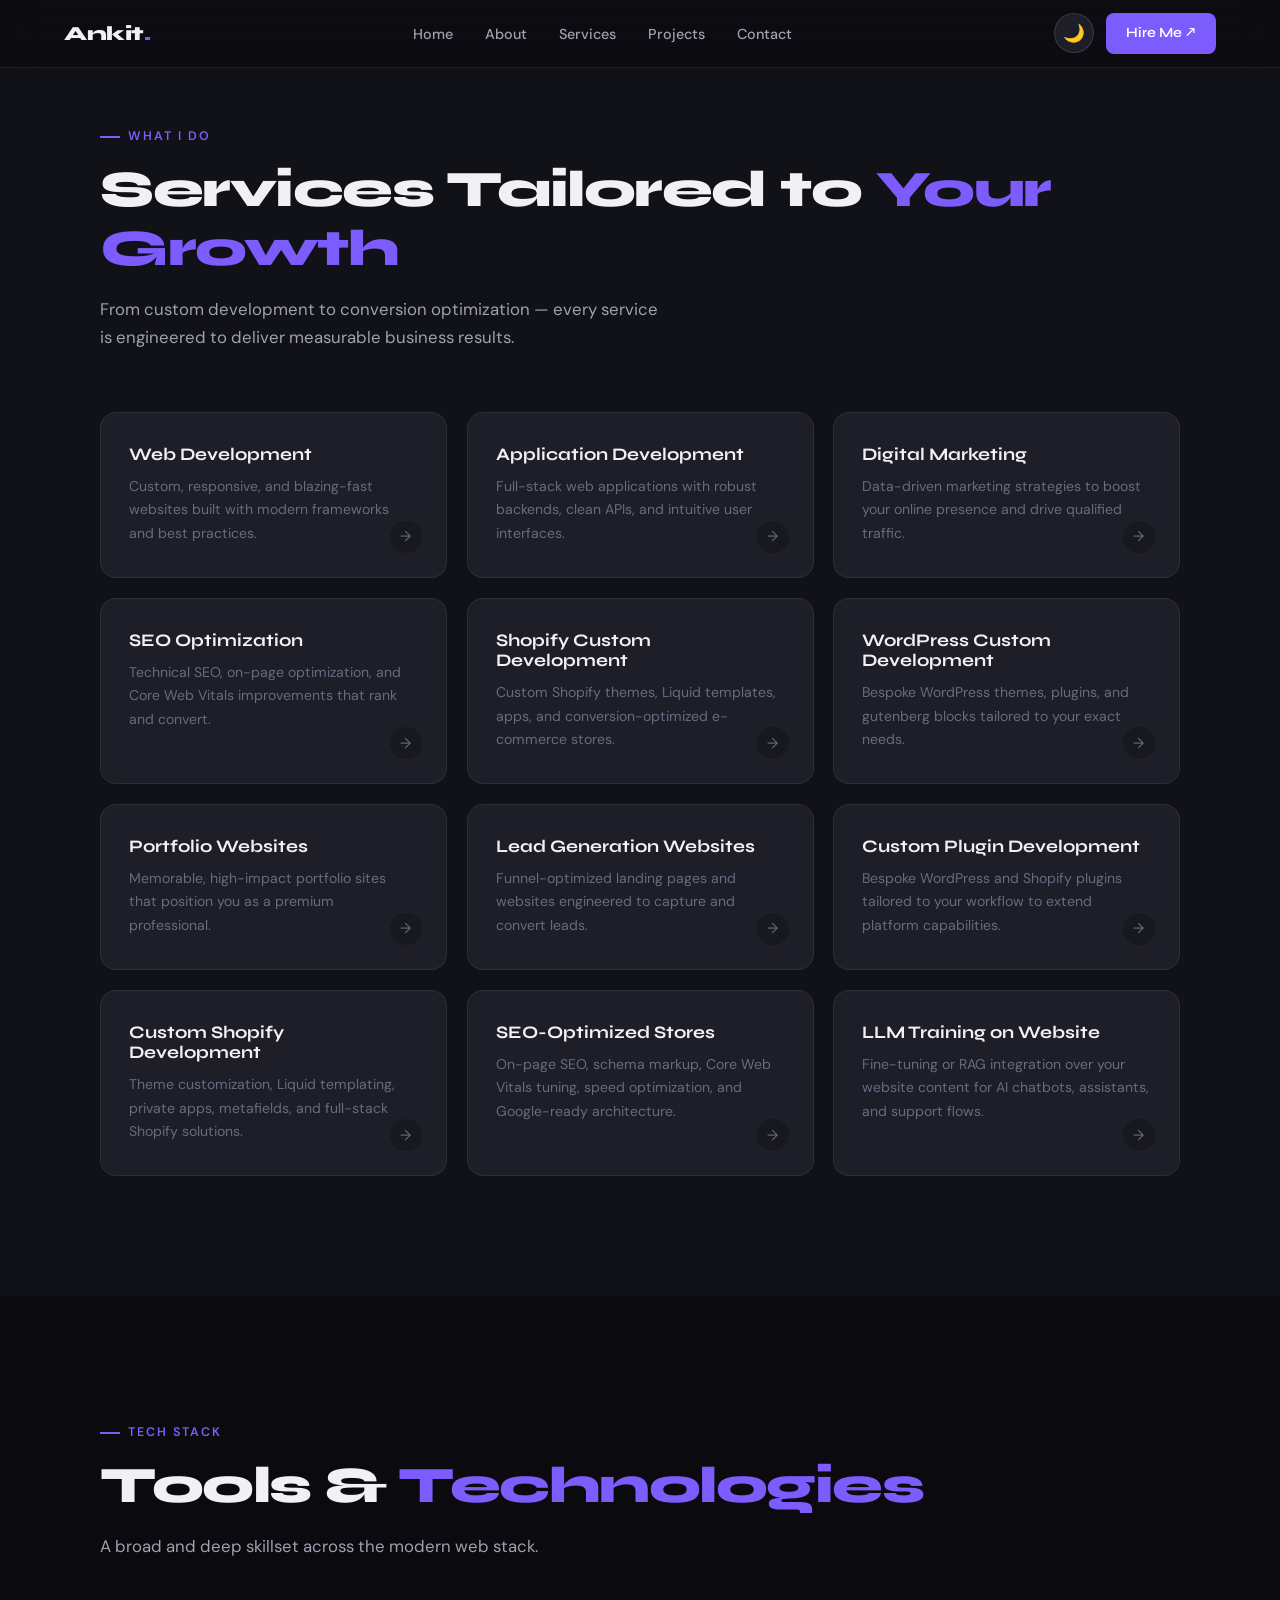
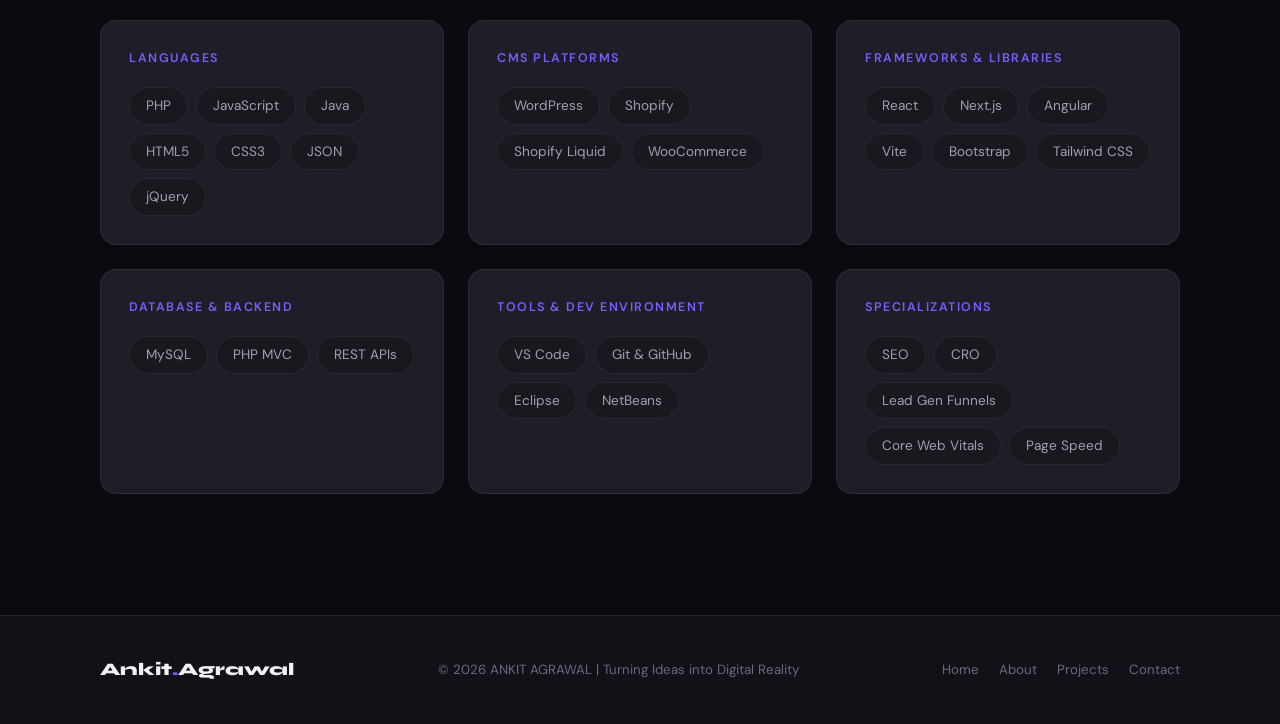
<file: services.html>
<!DOCTYPE html>
<html lang="en" data-theme="dark">
<head>
<meta charset="UTF-8">
<meta name="viewport" content="width=device-width, initial-scale=1.0">
<meta name="description" content="Ankit Agrawal – Full Stack Developer from Jaipur, India. Building high-converting, SEO & CRO optimized websites. Shopify & WordPress specialist.">
<meta name="keywords" content="Full Stack Developer, Shopify Developer, WordPress Developer, Web Development, Jaipur, SEO, CRO, Ankit Agrawal">
<meta name="author" content="Ankit Agrawal">
<meta name="publisher" content="Ankit Agrawal">
<meta name="theme-color" content="#7c5cfc">
<meta name="referrer" content="strict-origin-when-cross-origin">
<meta name="robots" content="index, follow, max-image-preview:large, max-snippet:-1, max-video-preview:-1">
<meta property="og:title" content="Ankit Agrawal – Full Stack Developer">
<meta property="og:description" content="Building High-Converting Digital Experiences. Shopify, WordPress, React, PHP specialist.">
<meta property="og:type" content="website">
<meta property="og:url" content="https://ankitagr09.github.io/services.html">
<meta property="og:site_name" content="Ankit Agrawal">
<meta property="og:locale" content="en_IN">
<meta property="og:image" content="https://ankitagr09.github.io/og-image.svg">
<meta property="og:image:alt" content="Ankit Agrawal portfolio preview image">
<meta name="twitter:card" content="summary_large_image">
<meta name="twitter:title" content="Services — Ankit Agrawal">
<meta name="twitter:description" content="Building High-Converting Digital Experiences. Shopify, WordPress, React, PHP specialist.">
<meta name="twitter:image" content="https://ankitagr09.github.io/og-image.svg">
<link rel="canonical" href="https://ankitagr09.github.io/services.html">
<link rel="alternate" hreflang="en-IN" href="https://ankitagr09.github.io/services.html">
<link rel="alternate" hreflang="x-default" href="https://ankitagr09.github.io/services.html">
<link rel="icon" type="image/svg+xml" href="/favicon.svg">
<link rel="manifest" href="/site.webmanifest">
<title>Services — Ankit Agrawal</title>
<link rel="preconnect" href="https://fonts.googleapis.com">
<link rel="preconnect" href="https://fonts.gstatic.com" crossorigin>
<link href="https://fonts.googleapis.com/css2?family=Syne:wght@400;500;600;700;800&family=DM+Sans:ital,opsz,wght@0,9..40,300;0,9..40,400;0,9..40,500;1,9..40,300&display=swap" rel="stylesheet">
<link rel="stylesheet" href="css/styles.css">
<script type="module">
  import * as THREE from 'https://esm.sh/three@0.162.0';
  window.THREE = THREE;
</script>
<script type="application/ld+json">
{"@context":"https://schema.org","@graph":[{"@type":"Person","name":"Ankit Agrawal","jobTitle":"Full Stack Developer","description":"Full Stack Developer from Jaipur specializing in Shopify, WordPress, SEO, CRO and lead generation websites.","sameAs":["https://linkedin.com","https://github.com"],"url":"https://ankitagr09.github.io/"},{"@type":"WebSite","name":"Ankit Agrawal — Full Stack Developer","description":"High-converting, SEO-optimized websites and custom web development for Shopify, WordPress, React and PHP.","url":"https://ankitagr09.github.io/services.html","publisher":{"@type":"Person","name":"Ankit Agrawal"}}]}
</script>
</head>
<body>

<div id="threeScene" class="three-scene" aria-hidden="true"></div>
<div class="cursor-glow" id="cursorGlow"></div>
<nav aria-label="Primary navigation">
  <a href="index.html" class="nav-logo">Ankit<span>.</span></a>
  <ul class="nav-links">
    <li><a href="index.html">Home</a></li>
    <li><a href="about.html">About</a></li>
    <li><a href="services.html">Services</a></li>
    <li><a href="projects.html">Projects</a></li>
    <li><a href="contact.html">Contact</a></li>
  </ul>
  <div class="nav-right">
    <button class="theme-toggle" id="themeToggle" aria-label="Toggle theme">🌙</button>
    <a href="contact.html" class="btn-hire">Hire Me ↗</a>
    <div class="hamburger" id="hamburger"><span></span><span></span><span></span></div>
  </div>
</nav>
<div class="mobile-menu" id="mobileMenu">
  <a href="index.html" onclick="closeMobile()">Home</a>
  <a href="about.html" onclick="closeMobile()">About</a>
  <a href="services.html" onclick="closeMobile()">Services</a>
  <a href="projects.html" onclick="closeMobile()">Projects</a>
  <a href="contact.html" onclick="closeMobile()">Contact</a>
</div>

<main>

<section id="services" class="services-bg">
  <div class="section-inner">
    <div class="section-label reveal">What I Do</div>
    <h2 class="section-title reveal reveal-delay-1">Services Tailored to <span style="color:var(--accent)">Your Growth</span></h2>
    <p class="section-sub reveal reveal-delay-2">From custom development to conversion optimization — every service is engineered to deliver measurable business results.</p>
    <div class="services-grid">
      <div class="service-card reveal reveal-delay-1">
        <div class="service-icon"></div>
        <h3>Web Development</h3>
        <p>Custom, responsive, and blazing-fast websites built with modern frameworks and best practices.</p>
        <div class="service-arrow">→</div>
      </div>
      <div class="service-card reveal reveal-delay-2">
        <div class="service-icon"></div>
        <h3>Application Development</h3>
        <p>Full-stack web applications with robust backends, clean APIs, and intuitive user interfaces.</p>
        <div class="service-arrow">→</div>
      </div>
      <div class="service-card reveal reveal-delay-3">
        <div class="service-icon"></div>
        <h3>Digital Marketing</h3>
        <p>Data-driven marketing strategies to boost your online presence and drive qualified traffic.</p>
        <div class="service-arrow">→</div>
      </div>
      <div class="service-card reveal reveal-delay-4">
        <div class="service-icon"></div>
        <h3>SEO Optimization</h3>
        <p>Technical SEO, on-page optimization, and Core Web Vitals improvements that rank and convert.</p>
        <div class="service-arrow">→</div>
      </div>
      <div class="service-card reveal reveal-delay-1">
        <div class="service-icon"></div>
        <h3>Shopify Custom Development</h3>
        <p>Custom Shopify themes, Liquid templates, apps, and conversion-optimized e-commerce stores.</p>
        <div class="service-arrow">→</div>
      </div>
      <div class="service-card reveal reveal-delay-2">
        <div class="service-icon"></div>
        <h3>WordPress Custom Development</h3>
        <p>Bespoke WordPress themes, plugins, and gutenberg blocks tailored to your exact needs.</p>
        <div class="service-arrow">→</div>
      </div>
      <div class="service-card reveal reveal-delay-3">
        <div class="service-icon"></div>
        <h3>Portfolio Websites</h3>
        <p>Memorable, high-impact portfolio sites that position you as a premium professional.</p>
        <div class="service-arrow">→</div>
      </div>
      <div class="service-card reveal reveal-delay-4">
        <div class="service-icon"></div>
        <h3>Lead Generation Websites</h3>
        <p>Funnel-optimized landing pages and websites engineered to capture and convert leads.</p>
        <div class="service-arrow">→</div>
      </div>
      <div class="service-card reveal reveal-delay-1">
        <div class="service-icon"></div>
        <h3>Custom Plugin Development</h3>
        <p>Bespoke WordPress and Shopify plugins tailored to your workflow to extend platform capabilities.</p>
        <div class="service-arrow">→</div>
      </div>
      <div class="service-card reveal reveal-delay-2">
        <div class="service-icon"></div>
        <h3>Custom Shopify Development</h3>
        <p>Theme customization, Liquid templating, private apps, metafields, and full-stack Shopify solutions.</p>
        <div class="service-arrow">→</div>
      </div>
      <div class="service-card reveal reveal-delay-3">
        <div class="service-icon"></div>
        <h3>SEO-Optimized Stores</h3>
        <p>On-page SEO, schema markup, Core Web Vitals tuning, speed optimization, and Google-ready architecture.</p>
        <div class="service-arrow">→</div>
      </div>
      <div class="service-card reveal reveal-delay-4">
        <div class="service-icon"></div>
        <h3>LLM Training on Website</h3>
        <p>Fine-tuning or RAG integration over your website content for AI chatbots, assistants, and support flows.</p>
        <div class="service-arrow">→</div>
      </div>
    </div>
  </div>
</section>

<section id="skills">
  <div class="section-inner">
    <div class="section-label reveal">Tech Stack</div>
    <h2 class="section-title reveal reveal-delay-1">Tools & <span style="color:var(--accent)">Technologies</span></h2>
    <p class="section-sub reveal reveal-delay-2">A broad and deep skillset across the modern web stack.</p>
    <div class="skills-grid">
      <div class="skill-group reveal reveal-delay-1">
        <div class="skill-group-title">Languages</div>
        <div class="skill-list">
          <span class="skill-pill">PHP</span>
          <span class="skill-pill">JavaScript</span>
          <span class="skill-pill">Java</span>
          <span class="skill-pill">HTML5</span>
          <span class="skill-pill">CSS3</span>
          <span class="skill-pill">JSON</span>
          <span class="skill-pill">jQuery</span>
        </div>
      </div>
      <div class="skill-group reveal reveal-delay-2">
        <div class="skill-group-title">CMS Platforms</div>
        <div class="skill-list">
          <span class="skill-pill">WordPress</span>
          <span class="skill-pill">Shopify</span>
          <span class="skill-pill">Shopify Liquid</span>
          <span class="skill-pill">WooCommerce</span>
        </div>
      </div>
      <div class="skill-group reveal reveal-delay-3">
        <div class="skill-group-title">Frameworks & Libraries</div>
        <div class="skill-list">
          <span class="skill-pill">React</span>
          <span class="skill-pill">Next.js</span>
          <span class="skill-pill">Angular</span>
          <span class="skill-pill">Vite</span>
          <span class="skill-pill">Bootstrap</span>
          <span class="skill-pill">Tailwind CSS</span>
        </div>
      </div>
      <div class="skill-group reveal reveal-delay-4">
        <div class="skill-group-title">Database & Backend</div>
        <div class="skill-list">
          <span class="skill-pill">MySQL</span>
          <span class="skill-pill">PHP MVC</span>
          <span class="skill-pill">REST APIs</span>
        </div>
      </div>
      <div class="skill-group reveal reveal-delay-1">
        <div class="skill-group-title">Tools & Dev Environment</div>
        <div class="skill-list">
          <span class="skill-pill">VS Code</span>
          <span class="skill-pill">Git & GitHub</span>
          <span class="skill-pill">Eclipse</span>
          <span class="skill-pill">NetBeans</span>
        </div>
      </div>
      <div class="skill-group reveal reveal-delay-2">
        <div class="skill-group-title">Specializations</div>
        <div class="skill-list">
          <span class="skill-pill">SEO</span>
          <span class="skill-pill">CRO</span>
          <span class="skill-pill">Lead Gen Funnels</span>
          <span class="skill-pill">Core Web Vitals</span>
          <span class="skill-pill">Page Speed</span>
        </div>
      </div>
    </div>
  </div>
</section>
</main>

<footer>
  <div class="footer-brand">Ankit<span>.</span>Agrawal</div>
  <div class="footer-copy">© 2026 ANKIT AGRAWAL | Turning Ideas into Digital Reality</div>
  <div class="footer-links">
    <a href="index.html">Home</a>
    <a href="about.html">About</a>
    <a href="projects.html">Projects</a>
    <a href="contact.html">Contact</a>
  </div>
</footer>

<script src="js/scripts.js" defer></script>
</body>
</html>
</file>
<file: css/styles.css>
:root {
  --bg: #0a0a0f;
  --bg2: #111118;
  --bg3: #18181f;
  --surface: #1e1e28;
  --surface2: #252530;
  --border: rgba(255,255,255,0.07);
  --border2: rgba(255,255,255,0.12);
  --text: #f0f0f5;
  --text2: #a0a0b0;
  --text3: #6a6a80;
  --accent: #7c5cfc;
  --accent2: #a78bfa;
  --accent3: #06d6a0;
  --accent4: #f72585;
  --glow: rgba(124,92,252,0.3);
  --card-shadow: 0 8px 40px rgba(0,0,0,0.4);
  --radius: 16px;
  --radius-sm: 10px;
  --transition: 0.35s cubic-bezier(0.4,0,0.2,1);
}
[data-theme="light"] {
  --bg: #f8f8fc;
  --bg2: #f0f0f7;
  --bg3: #e8e8f2;
  --surface: #ffffff;
  --surface2: #f2f2f9;
  --border: rgba(0,0,0,0.06);
  --border2: rgba(0,0,0,0.1);
  --text: #0d0d1a;
  --text2: #45455a;
  --text3: #8888a0;
  --glow: rgba(124,92,252,0.15);
  --card-shadow: 0 8px 40px rgba(0,0,0,0.1);
}
*, *::before, *::after { box-sizing: border-box; margin: 0; padding: 0; }
html { scroll-behavior: smooth; }
body {
  font-family: 'DM Sans', sans-serif;
  background: var(--bg);
  color: var(--text);
  line-height: 1.6;
  overflow-x: hidden;
  transition: background var(--transition), color var(--transition);
}
.three-scene {
  position: fixed;
  inset: 0;
  z-index: -1;
  pointer-events: none;
  background: transparent;
}
.three-scene canvas {
  width: 100%;
  height: 100%;
  display: block;
}
.page-loader {
  position: fixed;
  inset: 0;
  z-index: 9999;
  display: flex;
  align-items: center;
  justify-content: center;
  background: rgba(10,10,15,0.95);
  opacity: 1;
  pointer-events: all;
  transition: opacity 0.45s ease, visibility 0.45s ease;
}
.page-loader.loaded {
  opacity: 0;
  visibility: hidden;
  pointer-events: none;
}
.loader-inner {
  display: flex;
  flex-direction: column;
  align-items: center;
  gap: 16px;
  color: #ffffff;
  font-family: 'Syne', sans-serif;
}
.loader-ring {
  width: 72px;
  height: 72px;
  border: 6px solid rgba(255,255,255,0.15);
  border-top-color: var(--accent);
  border-radius: 50%;
  animation: spin 1.1s linear infinite;
}
.loader-text {
  font-size: 0.95rem;
  letter-spacing: 0.08em;
  text-transform: uppercase;
  color: rgba(255,255,255,0.9);
}
@keyframes spin {
  to { transform: rotate(360deg); }
}
h1,h2,h3,h4,h5 { font-family: 'Syne', sans-serif; line-height: 1.15; }

/* ── ICONS HIDDEN ── */
.highlight-icon, .service-icon, .project-thumb-icon, .cs-icon, .edu-icon, .contact-item-icon, .blog-thumb i, .btn-white i, .btn-ghost i, .social-btn i, .project-thumb span, i[class*="fa-"] { display: none !important; }

/* ── SCROLLBAR ── */
::-webkit-scrollbar { width: 6px; }
::-webkit-scrollbar-track { background: var(--bg); }
::-webkit-scrollbar-thumb { background: var(--accent); border-radius: 3px; }

/* ── CURSOR GLOW ── */
.cursor-glow {
  width: 400px; height: 400px;
  background: radial-gradient(circle, rgba(124,92,252,0.08) 0%, transparent 70%);
  position: fixed; pointer-events: none; z-index: 0;
  transform: translate(-50%,-50%);
  transition: transform 0.2s ease, opacity 0.2s ease, filter 0.25s ease;
  opacity: 0.9;
  filter: saturate(1);
}
.cursor-glow-active {
  transform: translate(-50%,-50%) scale(1.12);
  opacity: 1;
  filter: saturate(1.25);
}
.cursor-glow-press {
  transform: translate(-50%,-50%) scale(0.92);
}

/* ── NAV ── */
nav {
  position: fixed; top: 0; left: 0; right: 0; z-index: 100;
  padding: 0 clamp(20px,5vw,80px);
  height: 68px;
  display: flex; align-items: center; justify-content: space-between;
  backdrop-filter: blur(20px) saturate(1.5);
  background: rgba(10,10,15,0.7);
  border-bottom: 1px solid var(--border);
  transition: background var(--transition);
}
[data-theme="light"] nav { background: rgba(248,248,252,0.8); }
.nav-logo {
  font-family: 'Syne', sans-serif;
  font-weight: 800; font-size: 1.25rem;
  color: var(--text);
  text-decoration: none;
  letter-spacing: -0.5px;
}
.nav-logo span { color: var(--accent); }
.nav-links {
  display: flex; gap: 32px; list-style: none;
  align-items: center;
}
.nav-links a {
  text-decoration: none; color: var(--text2);
  font-size: 0.9rem; font-weight: 500;
  transition: color var(--transition);
  position: relative;
}
.nav-links a::after {
  content: ''; position: absolute; bottom: -3px; left: 0; right: 0;
  height: 2px; background: var(--accent);
  transform: scaleX(0); transition: transform var(--transition);
}
.nav-links a:hover { color: var(--text); }
.nav-links a:hover::after { transform: scaleX(1); }
.nav-right { display: flex; gap: 12px; align-items: center; }
.theme-toggle {
  width: 40px; height: 40px;
  border: 1px solid var(--border2);
  border-radius: 50%;
  background: var(--surface);
  cursor: pointer;
  display: flex; align-items: center; justify-content: center;
  font-size: 1.1rem;
  transition: all var(--transition);
}
.theme-toggle:hover { border-color: var(--accent); transform: rotate(20deg); }
.btn-hire {
  padding: 9px 20px;
  background: var(--accent);
  color: white;
  border: none; border-radius: 8px;
  font-family: 'Syne', sans-serif;
  font-weight: 600; font-size: 0.88rem;
  cursor: pointer;
  text-decoration: none;
  transition: all var(--transition);
  display: inline-flex; align-items: center; gap: 6px;
}
.btn-hire:hover { background: var(--accent2); transform: translateY(-1px); box-shadow: 0 8px 25px var(--glow); }
.hamburger { display: none; flex-direction: column; gap: 5px; cursor: pointer; padding: 4px; }
.hamburger span { display: block; width: 22px; height: 2px; background: var(--text); border-radius: 2px; transition: all 0.3s; }

/* ── HERO ── */
.hero {
  min-height: 100vh;
  display: flex; align-items: center;
  padding: 68px clamp(20px,8vw,100px) 0;
  position: relative;
  overflow: hidden;
}
.hero-bg {
  position: absolute; inset: 0; z-index: 0;
  background: radial-gradient(ellipse 80% 60% at 60% 40%, rgba(124,92,252,0.12) 0%, transparent 60%),
              radial-gradient(ellipse 40% 40% at 10% 80%, rgba(6,214,160,0.06) 0%, transparent 50%);
}
.hero-grid {
  position: absolute; inset: 0; z-index: 0;
  background-image: linear-gradient(var(--border) 1px, transparent 1px),
                    linear-gradient(90deg, var(--border) 1px, transparent 1px);
  background-size: 60px 60px;
  mask-image: radial-gradient(ellipse 70% 70% at 50% 50%, black 20%, transparent 80%);
}
.hero-inner {
  position: relative; z-index: 1;
  max-width: 1300px; margin: 0 auto; width: 100%;
  display: grid; grid-template-columns: 1fr 1fr;
  gap: 60px; align-items: center;
}
.hero-badge {
  display: inline-flex; align-items: center; gap: 8px;
  padding: 6px 14px;
  background: rgba(124,92,252,0.1);
  border: 1px solid rgba(124,92,252,0.3);
  border-radius: 100px;
  font-size: 0.8rem; font-weight: 500; color: var(--accent2);
  margin-bottom: 24px;
}
.hero-badge::before {
  content: ''; width: 7px; height: 7px; border-radius: 50%;
  background: var(--accent3);
  animation: blink 2s ease-in-out infinite;
}
@keyframes blink { 0%,100%{opacity:1} 50%{opacity:0.3} }
.hero h1 {
  font-size: clamp(2.6rem, 5.5vw, 5rem);
  font-weight: 800;
  letter-spacing: -2px;
  margin-bottom: 20px;
  line-height: 1.05;
}
.hero h1 .line { display: block; overflow: hidden; }
.hero h1 .accent { color: var(--accent); }
.hero h1 .accent2 {
  background: linear-gradient(135deg, var(--accent3), var(--accent));
  -webkit-background-clip: text; -webkit-text-fill-color: transparent;
}
.hero-sub {
  font-size: clamp(1rem, 1.8vw, 1.2rem);
  color: var(--text2);
  max-width: 520px;
  margin-bottom: 36px;
  line-height: 1.7;
}
.hero-cta { display: flex; gap: 14px; flex-wrap: wrap; }
.btn-primary {
  padding: 14px 30px;
  background: var(--accent);
  color: white; border: none;
  border-radius: 10px;
  font-family: 'Syne', sans-serif;
  font-weight: 700; font-size: 1rem;
  cursor: pointer;
  text-decoration: none;
  display: inline-flex; align-items: center; gap: 8px;
  transition: all var(--transition);
}
.btn-primary:hover { background: var(--accent2); transform: translateY(-2px); box-shadow: 0 12px 35px var(--glow); }
.btn-outline {
  padding: 14px 30px;
  background: transparent;
  color: var(--text);
  border: 1px solid var(--border2);
  border-radius: 10px;
  font-family: 'Syne', sans-serif;
  font-weight: 600; font-size: 1rem;
  cursor: pointer;
  text-decoration: none;
  display: inline-flex; align-items: center; gap: 8px;
  transition: all var(--transition);
}
.btn-outline:hover { border-color: var(--accent); color: var(--accent); transform: translateY(-2px); }
.hero-stats { display: flex; gap: 32px; margin-top: 48px; padding-top: 36px; border-top: 1px solid var(--border); }
.stat { }
.stat-num {
  font-family: 'Syne', sans-serif;
  font-size: 2rem; font-weight: 800;
  color: var(--text); line-height: 1;
}
.stat-num span { color: var(--accent); }
.stat-label { font-size: 0.82rem; color: var(--text3); margin-top: 4px; }
.hero-visual { position: relative; display: flex; align-items: center; justify-content: center; }
.hero-card {
  width: 100%; max-width: 420px;
  background: var(--surface);
  border: 1px solid var(--border2);
  border-radius: 24px;
  padding: 32px;
  position: relative;
  box-shadow: var(--card-shadow);
  animation: float 6s ease-in-out infinite;
}
@keyframes float { 0%,100%{transform:translateY(0)} 50%{transform:translateY(-14px)} }
.hero-card-header { display: flex; align-items: center; gap: 14px; margin-bottom: 24px; }
.avatar {
  width: 56px; height: 56px;
  border-radius: 50%;
  background: linear-gradient(135deg, var(--accent), var(--accent3));
  display: flex; align-items: center; justify-content: center;
  font-family: 'Syne', sans-serif; font-weight: 800; font-size: 1.3rem;
  color: white; flex-shrink: 0;
}
.hero-card-name { font-family: 'Syne', sans-serif; font-weight: 700; font-size: 1.05rem; }
.hero-card-role { font-size: 0.82rem; color: var(--text3); margin-top: 2px; }
.skill-tags { display: flex; flex-wrap: wrap; gap: 8px; margin-bottom: 24px; }
.tag {
  padding: 5px 12px;
  background: var(--bg3);
  border: 1px solid var(--border);
  border-radius: 100px;
  font-size: 0.78rem; color: var(--text2);
  transition: all var(--transition);
}
.tag:hover { border-color: var(--accent); color: var(--accent); }
.tag.active { background: rgba(124,92,252,0.15); border-color: var(--accent); color: var(--accent2); }
.progress-items { display: flex; flex-direction: column; gap: 14px; }
.progress-item label {
  display: flex; justify-content: space-between;
  font-size: 0.82rem; color: var(--text2); margin-bottom: 6px;
}
.progress-bar {
  height: 4px; background: var(--bg3); border-radius: 2px; overflow: hidden;
}
.progress-fill {
  height: 100%; border-radius: 2px;
  background: linear-gradient(90deg, var(--accent), var(--accent3));
  animation: fillBar 1.5s ease forwards;
  transform-origin: left;
}
@keyframes fillBar { from{width:0} }
.hero-orb {
  position: absolute;
  border-radius: 50%;
  filter: blur(40px);
  animation: orbFloat 8s ease-in-out infinite;
  pointer-events: none;
}
.orb1 { width:200px;height:200px;background:rgba(124,92,252,0.2);top:-60px;right:-60px; }
.orb2 { width:150px;height:150px;background:rgba(6,214,160,0.12);bottom:-40px;left:-40px;animation-delay:3s; }
@keyframes orbFloat { 0%,100%{transform:translate(0,0) scale(1)} 33%{transform:translate(20px,-20px) scale(1.05)} 66%{transform:translate(-10px,15px) scale(0.95)} }

/* ── SECTIONS ── */
section { padding: clamp(70px,10vw,120px) clamp(20px,8vw,100px); position: relative; }
.section-inner { max-width: 1300px; margin: 0 auto; }
.section-label {
  display: inline-flex; align-items: center; gap: 8px;
  font-size: 0.78rem; font-weight: 600; letter-spacing: 2px;
  text-transform: uppercase; color: var(--accent);
  margin-bottom: 14px;
}
.section-label::before {
  content: ''; width: 20px; height: 2px; background: var(--accent);
}
.section-title {
  font-size: clamp(2rem, 4vw, 3.2rem);
  font-weight: 800; letter-spacing: -1.5px;
  margin-bottom: 16px;
  color: var(--text);
}
.section-sub {
  font-size: 1.05rem; color: var(--text2);
  max-width: 560px; line-height: 1.7;
  margin-bottom: 60px;
}

/* ── ABOUT ── */
.about-grid { display: grid; grid-template-columns: 1fr 1fr; gap: 60px; align-items: center; }
.about-text p { color: var(--text2); line-height: 1.8; margin-bottom: 16px; font-size: 1.02rem; }
.about-highlights { display: flex; flex-direction: column; gap: 14px; margin-top: 32px; }
.highlight-item {
  display: flex; align-items: flex-start; gap: 14px;
  padding: 16px 20px;
  background: var(--surface);
  border: 1px solid var(--border);
  border-radius: var(--radius-sm);
  transition: all var(--transition);
}
.highlight-item:hover { border-color: var(--accent); transform: translateX(5px); }
.highlight-icon {
  width: 36px; height: 36px; border-radius: 8px;
  background: rgba(124,92,252,0.15);
  display: flex; align-items: center; justify-content: center;
  font-size: 1.1rem; flex-shrink: 0;
}
.highlight-text h4 { font-size: 0.92rem; font-weight: 600; margin-bottom: 3px; }
.highlight-text p { font-size: 0.83rem; color: var(--text3); margin: 0; }
.about-visual { position: relative; }
.about-card-stack { position: relative; height: 420px; }
.stacked-card {
  position: absolute;
  background: var(--surface);
  border: 1px solid var(--border2);
  border-radius: 20px;
  padding: 28px;
  box-shadow: var(--card-shadow);
  transition: all var(--transition);
}
.stacked-card:nth-child(1) { top: 0; left: 0; right: 0; z-index: 3; }
.stacked-card:nth-child(2) { top: 20px; left: 12px; right: -12px; z-index: 2; opacity: 0.6; }
.stacked-card:nth-child(3) { top: 40px; left: 24px; right: -24px; z-index: 1; opacity: 0.3; }
.about-card-stack:hover .stacked-card:nth-child(1) { transform: translateY(-8px); }
.stacked-card h4 { font-size: 1rem; margin-bottom: 18px; color: var(--text); }
.mini-skills { display: flex; flex-wrap: wrap; gap: 8px; }
.mini-skill {
  padding: 5px 12px;
  background: var(--bg3); border-radius: 100px;
  font-size: 0.78rem; color: var(--text2);
  border: 1px solid var(--border);
}
.location-badge {
  display: flex; align-items: center; gap: 8px;
  padding: 12px 18px;
  background: var(--bg3);
  border: 1px solid var(--border);
  border-radius: 100px;
  font-size: 0.85rem; color: var(--text2);
  margin-bottom: 20px;
}
.dot-green { width: 8px; height: 8px; border-radius: 50%; background: var(--accent3); animation: blink 2s ease-in-out infinite; }

/* ── SERVICES ── */
.services-bg { background: var(--bg2); }
.services-grid { display: grid; grid-template-columns: repeat(auto-fill, minmax(280px, 1fr)); gap: 20px; }
.service-card {
  padding: 32px 28px;
  background: var(--surface);
  border: 1px solid var(--border);
  border-radius: var(--radius);
  position: relative; overflow: hidden;
  transition: all var(--transition);
  cursor: pointer;
}
.service-card::before {
  content: ''; position: absolute; inset: 0;
  background: linear-gradient(135deg, rgba(124,92,252,0.05) 0%, transparent 60%);
  opacity: 0; transition: opacity var(--transition);
}
.service-card:hover { border-color: var(--accent); transform: translateY(-6px); box-shadow: 0 20px 50px var(--glow); }
.service-card:hover::before { opacity: 1; }
.service-icon {
  width: 52px; height: 52px; border-radius: 12px;
  background: rgba(124,92,252,0.1);
  display: flex; align-items: center; justify-content: center;
  font-size: 1.5rem; margin-bottom: 20px;
  transition: all var(--transition);
}
.service-card:hover .service-icon { background: rgba(124,92,252,0.2); transform: scale(1.1) rotate(-5deg); }
.service-card h3 { font-size: 1.1rem; font-weight: 700; margin-bottom: 10px; }
.service-card p { font-size: 0.88rem; color: var(--text3); line-height: 1.65; }
.service-arrow {
  position: absolute; bottom: 24px; right: 24px;
  width: 32px; height: 32px; border-radius: 50%;
  background: var(--bg3); display: flex; align-items: center; justify-content: center;
  font-size: 0.9rem; color: var(--text3);
  transition: all var(--transition);
}
.service-card:hover .service-arrow { background: var(--accent); color: white; transform: rotate(-45deg); }

/* ── SKILLS ── */
.skills-grid { display: grid; grid-template-columns: repeat(auto-fill, minmax(300px, 1fr)); gap: 24px; }
.skill-group {
  background: var(--surface);
  border: 1px solid var(--border);
  border-radius: var(--radius);
  padding: 28px;
  transition: all var(--transition);
}
.skill-group:hover { border-color: var(--border2); }
.skill-group-title {
  font-size: 0.78rem; font-weight: 600; letter-spacing: 1.5px;
  text-transform: uppercase; color: var(--accent);
  margin-bottom: 18px;
}
.skill-list { display: flex; flex-wrap: wrap; gap: 8px; }
.skill-pill {
  padding: 7px 16px;
  background: var(--bg3);
  border: 1px solid var(--border);
  border-radius: 100px;
  font-size: 0.85rem; color: var(--text2);
  transition: all var(--transition);
  cursor: default;
}
.skill-pill:hover { border-color: var(--accent); color: var(--accent); background: rgba(124,92,252,0.08); }

/* ── PROJECTS ── */
.projects-bg { background: var(--bg2); }
.projects-filter { display: flex; gap: 10px; flex-wrap: wrap; margin-bottom: 40px; }
.filter-btn {
  padding: 8px 18px;
  background: var(--surface);
  border: 1px solid var(--border);
  border-radius: 100px;
  font-size: 0.84rem; color: var(--text2);
  cursor: pointer; transition: all var(--transition);
}
.filter-btn.active, .filter-btn:hover { background: var(--accent); border-color: var(--accent); color: white; }
.projects-grid { display: grid; grid-template-columns: repeat(auto-fill, minmax(340px, 1fr)); gap: 24px; }
.project-card {
  background: var(--surface);
  border: 1px solid var(--border);
  border-radius: var(--radius);
  overflow: hidden;
  transition: all var(--transition);
  position: relative;
}
.project-card:hover { transform: translateY(-8px); box-shadow: 0 24px 60px rgba(0,0,0,0.35); border-color: var(--border2); }
.project-thumb {
  position: relative;
  display: block;
  min-height: 220px;
  overflow: hidden;
}
.project-thumb-bg {
  position: absolute;
  inset: 0;
  transition: transform var(--transition);
  background-size: cover;
  background-position: center;
}
.project-thumb span,
.project-thumb .project-thumb-icon {
  position: relative; z-index: 1;
  width: 72px; height: 72px;
  display: flex; align-items: center; justify-content: center;
  font-size: 2.5rem;
  border-radius: 20px;
  background: rgba(255,255,255,0.1);
  color: white;
  box-shadow: 0 20px 40px rgba(0,0,0,0.25);
}
.project-thumb span {
  margin: 0;
}
.project-card:hover .project-thumb-bg { transform: scale(1.08); }
.project-thumb-overlay {
  position: absolute; inset: 0;
  background: linear-gradient(to bottom, transparent 30%, rgba(0,0,0,0.7) 100%);
}
.project-links {
  position: absolute; top: 12px; right: 12px;
  display: flex; gap: 8px; opacity: 0;
  transition: opacity var(--transition);
}
.project-card:hover .project-links { opacity: 1; }
.project-link {
  width: 34px; height: 34px;
  background: rgba(0,0,0,0.5); backdrop-filter: blur(10px);
  border-radius: 50%; border: 1px solid rgba(255,255,255,0.2);
  display: flex; align-items: center; justify-content: center;
  color: white; text-decoration: none; font-size: 0.85rem;
  transition: all var(--transition);
}
.project-link:hover { background: var(--accent); border-color: var(--accent); }
.project-body { padding: 22px; }
.project-tech { display: flex; gap: 6px; flex-wrap: wrap; margin-bottom: 12px; }
.project-tech span {
  padding: 3px 10px;
  background: var(--surface);
  border: 1px solid var(--border);
  border-radius: 100px;
  font-size: 0.73rem; color: var(--text2);
}
.project-body h3 { font-size: 1.1rem; font-weight: 700; margin-bottom: 8px; }
.project-body p { font-size: 0.86rem; color: var(--text3); line-height: 1.6; }
.project-meta {
  display: flex;
  flex-wrap: wrap;
  gap: 8px;
  margin-top: 14px;
}
.project-meta span {
  padding: 4px 10px;
  border-radius: 999px;
  border: 1px solid var(--border2);
  background: color-mix(in srgb, var(--surface2) 85%, transparent);
  font-size: 0.72rem;
  color: var(--text2);
  line-height: 1.2;
}
.coming-soon-card {
  background: var(--surface);
  border: 2px dashed var(--border2);
  border-radius: var(--radius);
  padding: 40px 28px;
  display: flex; flex-direction: column; align-items: center; justify-content: center;
  text-align: center; gap: 12px;
  grid-column: 1 / -1;
}
.coming-soon-card .cs-icon { font-size: 2.5rem; }
.coming-soon-card h3 { font-size: 1.2rem; font-weight: 700; color: var(--text2); }
.coming-soon-card p { font-size: 0.88rem; color: var(--text3); }

/* ── EXPERIENCE ── */
.timeline { position: relative; padding-left: 32px; }
.timeline::before {
  content: ''; position: absolute; left: 8px; top: 8px; bottom: 8px;
  width: 2px; background: linear-gradient(to bottom, var(--accent), transparent);
}
.timeline-item { position: relative; margin-bottom: 48px; }
.timeline-item:last-child { margin-bottom: 0; }
.timeline-dot {
  position: absolute; left: -28px; top: 8px;
  width: 16px; height: 16px;
  border-radius: 50%;
  background: var(--accent);
  border: 3px solid var(--bg);
  box-shadow: 0 0 0 3px rgba(124,92,252,0.3);
}
.timeline-card {
  background: var(--surface);
  border: 1px solid var(--border);
  border-radius: var(--radius);
  padding: 28px;
  transition: all var(--transition);
}
.timeline-card:hover { border-color: var(--accent); }
.timeline-header { display: flex; justify-content: space-between; align-items: flex-start; flex-wrap: wrap; gap: 8px; margin-bottom: 8px; }
.timeline-role { font-size: 1.08rem; font-weight: 700; }
.timeline-period {
  padding: 4px 12px;
  background: rgba(124,92,252,0.1);
  border-radius: 100px;
  font-size: 0.78rem; color: var(--accent2); white-space: nowrap;
}
.timeline-company { font-size: 0.9rem; color: var(--accent); font-weight: 500; margin-bottom: 12px; }
.timeline-desc { font-size: 0.9rem; color: var(--text2); line-height: 1.7; }

/* ── EDUCATION & CERTS ── */
.edu-certs-grid { display: grid; grid-template-columns: 1fr 1fr; gap: 48px; }
.edu-item {
  display: flex; gap: 16px; align-items: flex-start;
  padding: 20px;
  background: var(--surface);
  border: 1px solid var(--border);
  border-radius: var(--radius-sm);
  margin-bottom: 16px;
  transition: all var(--transition);
}
.edu-item:hover { border-color: var(--border2); }
.edu-icon {
  width: 44px; height: 44px; border-radius: 10px;
  background: rgba(124,92,252,0.12);
  display: flex; align-items: center; justify-content: center;
  font-size: 1.3rem; flex-shrink: 0;
}
.edu-info h4 { font-size: 0.95rem; font-weight: 600; margin-bottom: 4px; }
.edu-info p { font-size: 0.82rem; color: var(--text3); }
.cert-item {
  display: flex; align-items: center; gap: 14px;
  padding: 16px 20px;
  background: var(--surface);
  border: 1px solid var(--border);
  border-radius: var(--radius-sm);
  margin-bottom: 12px;
  transition: all var(--transition);
}
.cert-item:hover { border-color: var(--accent); transform: translateX(4px); }
.cert-badge {
  width: 36px; height: 36px; border-radius: 8px;
  background: rgba(6,214,160,0.1);
  display: flex; align-items: center; justify-content: center;
  font-size: 1rem; flex-shrink: 0;
}
.cert-info h5 { font-size: 0.9rem; font-weight: 600; margin-bottom: 2px; }
.cert-info span { font-size: 0.78rem; color: var(--text3); }

/* ── TESTIMONIALS ── */
.testimonials-bg { background: var(--bg2); }
.testimonials-grid { display: grid; grid-template-columns: repeat(auto-fill, minmax(300px, 1fr)); gap: 22px; }
.testimonials-wall {
  grid-template-columns: repeat(3, minmax(0, 1fr));
  gap: 28px;
  align-items: stretch;
}
.testimonial-card {
  background: linear-gradient(180deg, color-mix(in srgb, var(--surface) 90%, #ffffff 10%), var(--surface));
  border: 1px solid color-mix(in srgb, var(--border2) 70%, transparent);
  border-radius: 28px;
  padding: 34px 30px;
  min-height: 250px;
  display: flex;
  flex-direction: column;
  justify-content: space-between;
  box-shadow: 0 12px 34px rgba(0,0,0,0.12);
  transition: all var(--transition);
}
.testimonial-card:hover { transform: translateY(-6px); border-color: var(--border2); box-shadow: 0 18px 40px rgba(0,0,0,0.2); }
.stars { font-size: 0.9rem; color: #ffd700; margin-bottom: 14px; letter-spacing: 2px; }
.testimonial-text {
  font-size: clamp(1.02rem, 1.4vw, 1.12rem);
  color: var(--text2);
  line-height: 1.65;
  margin-bottom: 30px;
}
.testimonial-author { display: flex; align-items: center; gap: 14px; }
.author-avatar {
  width: 48px; height: 48px; border-radius: 50%;
  display: flex; align-items: center; justify-content: center;
  font-family: 'Syne', sans-serif; font-weight: 700; font-size: 0.95rem;
  color: white;
  box-shadow: 0 6px 18px rgba(0,0,0,0.2);
}
.author-info h5 { font-size: 1rem; font-weight: 600; line-height: 1.25; }
.author-info span { font-size: 0.82rem; color: var(--text3); }

/* ── CTA BANNER ── */
.cta-banner {
  margin: 0 clamp(20px,8vw,100px);
  border-radius: 24px;
  padding: clamp(50px,7vw,90px) clamp(30px,5vw,80px);
  background: linear-gradient(135deg, #3d1fa8 0%, #1a0e6e 50%, #0d0d25 100%);
  border: 1px solid rgba(124,92,252,0.3);
  position: relative; overflow: hidden; text-align: center;
  margin-top: 10%;
}
.cta-banner::before {
  content: ''; position: absolute;
  top: -100px; left: 50%; transform: translateX(-50%);
  width: 600px; height: 400px;
  background: radial-gradient(ellipse, rgba(124,92,252,0.3) 0%, transparent 70%);
}
.cta-banner h2 { font-size: clamp(2rem, 4vw, 3.2rem); font-weight: 800; letter-spacing: -1.5px; color: white; margin-bottom: 16px; position: relative; }
.cta-banner p { font-size: 1.05rem; color: rgba(255,255,255,0.65); margin-bottom: 36px; position: relative; }
.cta-btns { display: flex; gap: 14px; justify-content: center; flex-wrap: wrap; position: relative; }
.btn-white {
  padding: 14px 32px;
  background: white; color: #1a0e6e;
  border: none; border-radius: 10px;
  font-family: 'Syne', sans-serif; font-weight: 700; font-size: 1rem;
  cursor: pointer; text-decoration: none;
  display: inline-flex; align-items: center; gap: 8px;
  transition: all var(--transition);
}
.btn-white:hover { transform: translateY(-2px); box-shadow: 0 12px 35px rgba(0,0,0,0.4); }
.btn-ghost {
  padding: 14px 32px;
  background: rgba(255,255,255,0.1); color: white;
  border: 1px solid rgba(255,255,255,0.25); border-radius: 10px;
  font-family: 'Syne', sans-serif; font-weight: 600; font-size: 1rem;
  cursor: pointer; text-decoration: none;
  display: inline-flex; align-items: center; gap: 8px;
  transition: all var(--transition);
}
.btn-ghost:hover { background: rgba(255,255,255,0.18); transform: translateY(-2px); }

/* ── CONTACT ── */
.contact-grid { display: grid; grid-template-columns: 1fr 1.3fr; gap: 60px; align-items: start; }
.contact-info-items { display: flex; flex-direction: column; gap: 16px; margin-top: 32px; }
.contact-item {
  display: flex; align-items: center; gap: 14px;
  padding: 18px 22px;
  background: var(--surface);
  border: 1px solid var(--border);
  border-radius: var(--radius-sm);
  text-decoration: none; color: var(--text);
  transition: all var(--transition);
}
.contact-item:hover { border-color: var(--accent); transform: translateX(5px); }
.contact-item-icon {
  width: 44px; height: 44px; border-radius: 10px;
  background: rgba(124,92,252,0.12);
  display: flex; align-items: center; justify-content: center;
  font-size: 1.2rem; flex-shrink: 0;
}
.contact-item-text h4 { font-size: 0.85rem; color: var(--text3); margin-bottom: 3px; }
.contact-item-text span { font-size: 0.95rem; font-weight: 500; }
.social-links { display: flex; gap: 12px; margin-top: 24px; flex-wrap: wrap; }
.social-btn {
  padding: 10px 20px;
  background: var(--surface);
  border: 1px solid var(--border);
  border-radius: 100px;
  display: flex; align-items: center; gap: 8px;
  text-decoration: none; color: var(--text2);
  font-size: 0.88rem; font-weight: 500;
  transition: all var(--transition);
}
.social-btn:hover { border-color: var(--accent); color: var(--accent); }
.contact-form {
  background: var(--surface);
  border: 1px solid var(--border);
  border-radius: 20px;
  padding: 36px;
}
.contact-form h3 { font-size: 1.4rem; font-weight: 700; margin-bottom: 8px; }
.contact-form p { font-size: 0.9rem; color: var(--text3); margin-bottom: 28px; }
.form-row { display: grid; grid-template-columns: 1fr 1fr; gap: 16px; margin-bottom: 16px; }
.form-group { display: flex; flex-direction: column; gap: 6px; margin-bottom: 16px; }
.form-group label { font-size: 0.82rem; font-weight: 600; color: var(--text2); }
.form-group input, .form-group textarea, .form-group select {
  padding: 12px 16px;
  background: var(--bg3);
  border: 1px solid var(--border);
  border-radius: 10px;
  color: var(--text);
  font-family: 'DM Sans', sans-serif;
  font-size: 0.92rem;
  outline: none;
  transition: border-color var(--transition);
}
.form-group input:focus, .form-group textarea:focus {
  border-color: var(--accent);
}
.form-group textarea { resize: vertical; min-height: 120px; }
.form-group input::placeholder, .form-group textarea::placeholder { color: var(--text3); }
.btn-submit {
  width: 100%; padding: 14px;
  background: var(--accent); color: white;
  border: none; border-radius: 10px;
  font-family: 'Syne', sans-serif; font-weight: 700; font-size: 1rem;
  cursor: pointer; transition: all var(--transition);
  display: flex; align-items: center; justify-content: center; gap: 8px;
}
.btn-submit:hover { background: var(--accent2); box-shadow: 0 8px 25px var(--glow); }

/* ── FOOTER ── */
footer {
  background: var(--bg2);
  border-top: 1px solid var(--border);
  padding: 40px clamp(20px,8vw,100px);
  display: flex; justify-content: space-between; align-items: center;
  flex-wrap: wrap; gap: 20px;
}
.footer-brand {
  font-family: 'Syne', sans-serif; font-weight: 800; font-size: 1.1rem;
  color: var(--text);
}
.footer-brand span { color: var(--accent); }
.footer-copy { font-size: 0.83rem; color: var(--text3); text-align: center; }
.footer-links { display: flex; gap: 20px; }
.footer-links a {
  font-size: 0.83rem; color: var(--text3); text-decoration: none;
  transition: color var(--transition);
}
.footer-links a:hover { color: var(--accent); }

/* ── ANIMATIONS ── */
.reveal {
  opacity: 0; transform: translateY(30px);
  transition: opacity 0.7s cubic-bezier(0.4,0,0.2,1), transform 0.7s cubic-bezier(0.4,0,0.2,1);
}
.reveal.visible { opacity: 1; transform: translateY(0); }
.reveal-delay-1 { transition-delay: 0.1s; }
.reveal-delay-2 { transition-delay: 0.2s; }
.reveal-delay-3 { transition-delay: 0.3s; }
.reveal-delay-4 { transition-delay: 0.4s; }
.reveal-delay-5 { transition-delay: 0.5s; }

/* ── MOBILE MENU ── */
.mobile-menu {
  display: none;
  position: fixed; top: 68px; left: 0; right: 0;
  background: var(--bg2);
  border-bottom: 1px solid var(--border);
  padding: 20px clamp(20px,5vw,80px);
  z-index: 99;
  flex-direction: column; gap: 14px;
}
.mobile-menu.open { display: flex; }
.mobile-menu a {
  text-decoration: none; color: var(--text2);
  font-size: 1rem; padding: 10px 0;
  border-bottom: 1px solid var(--border);
  transition: color var(--transition);
}
.mobile-menu a:hover { color: var(--accent); }

/* ── RESPONSIVE ── */
@media (max-width: 1024px) {
  .hero-inner { grid-template-columns: 1fr; }
  .hero-visual { display: none; }
  .about-grid { grid-template-columns: 1fr; }
  .about-visual { display: none; }
  .edu-certs-grid { grid-template-columns: 1fr; }
  .contact-grid { grid-template-columns: 1fr; }
  .testimonials-wall { grid-template-columns: repeat(2, minmax(0, 1fr)); }
}
@media (max-width: 768px) {
  .nav-links, .btn-hire { display: none; }
  .hamburger { display: flex; }
  .hero-stats { gap: 20px; }
  .form-row { grid-template-columns: 1fr; }
  .cta-banner { margin: 0 20px; }
  footer { flex-direction: column; text-align: center; }
  .testimonials-wall { grid-template-columns: 1fr; gap: 20px; }
  .testimonial-card { min-height: auto; padding: 28px 24px; border-radius: 22px; }
}

/* ── BLOG SECTION ── */
.blog-grid { display: grid; grid-template-columns: repeat(auto-fill, minmax(300px, 1fr)); gap: 22px; }
.blog-card {
  background: var(--surface);
  border: 1px solid var(--border);
  border-radius: var(--radius);
  overflow: hidden;
  transition: all var(--transition);
}
.blog-card:hover { transform: translateY(-6px); border-color: var(--border2); }
.blog-thumb {
  height: 160px;
  display: flex; align-items: center; justify-content: center;
  font-size: 2.5rem;
  position: relative;
}
.blog-body { padding: 22px; }
.blog-category {
  font-size: 0.72rem; font-weight: 600; letter-spacing: 1.5px;
  text-transform: uppercase; color: var(--accent); margin-bottom: 8px;
}
.blog-body h3 { font-size: 1rem; font-weight: 700; margin-bottom: 8px; line-height: 1.4; }
.blog-body p { font-size: 0.85rem; color: var(--text3); line-height: 1.6; }
.blog-meta { display: flex; align-items: center; gap: 8px; margin-top: 14px; font-size: 0.78rem; color: var(--text3); }
</file>
